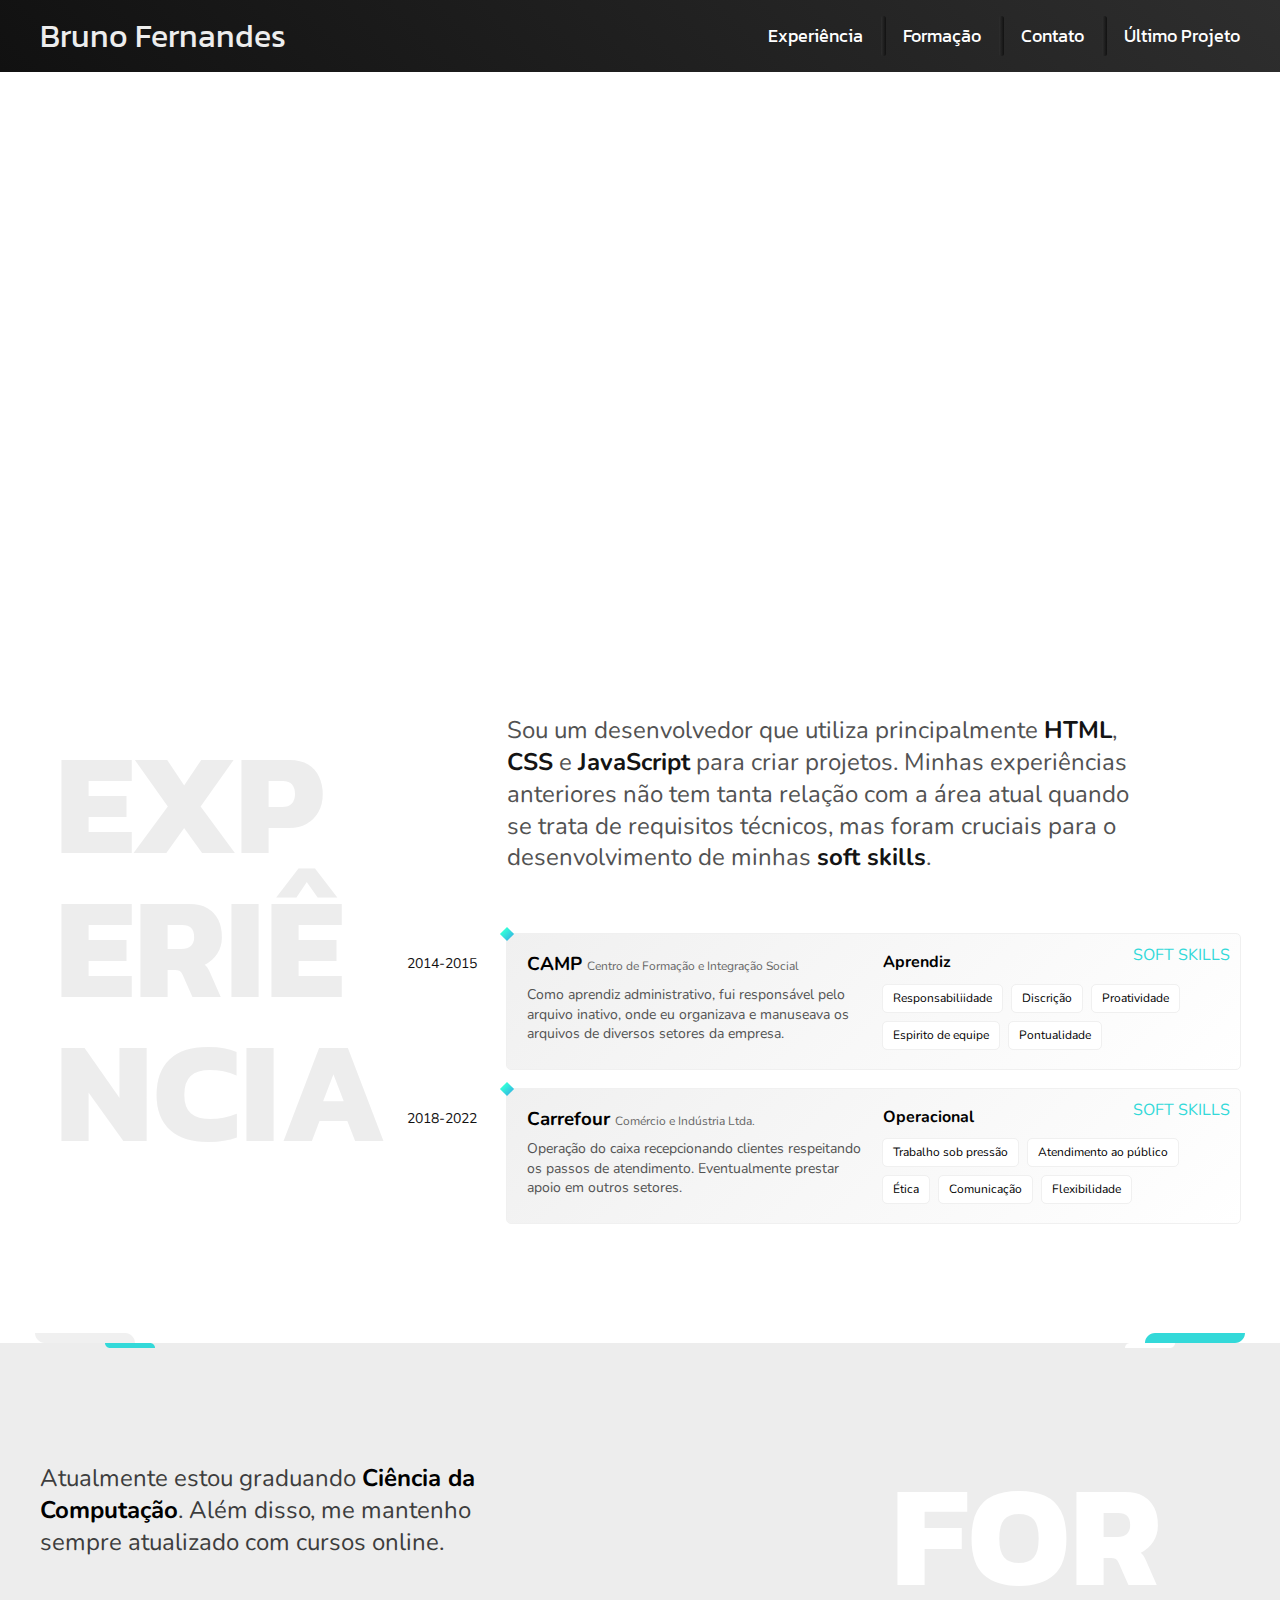
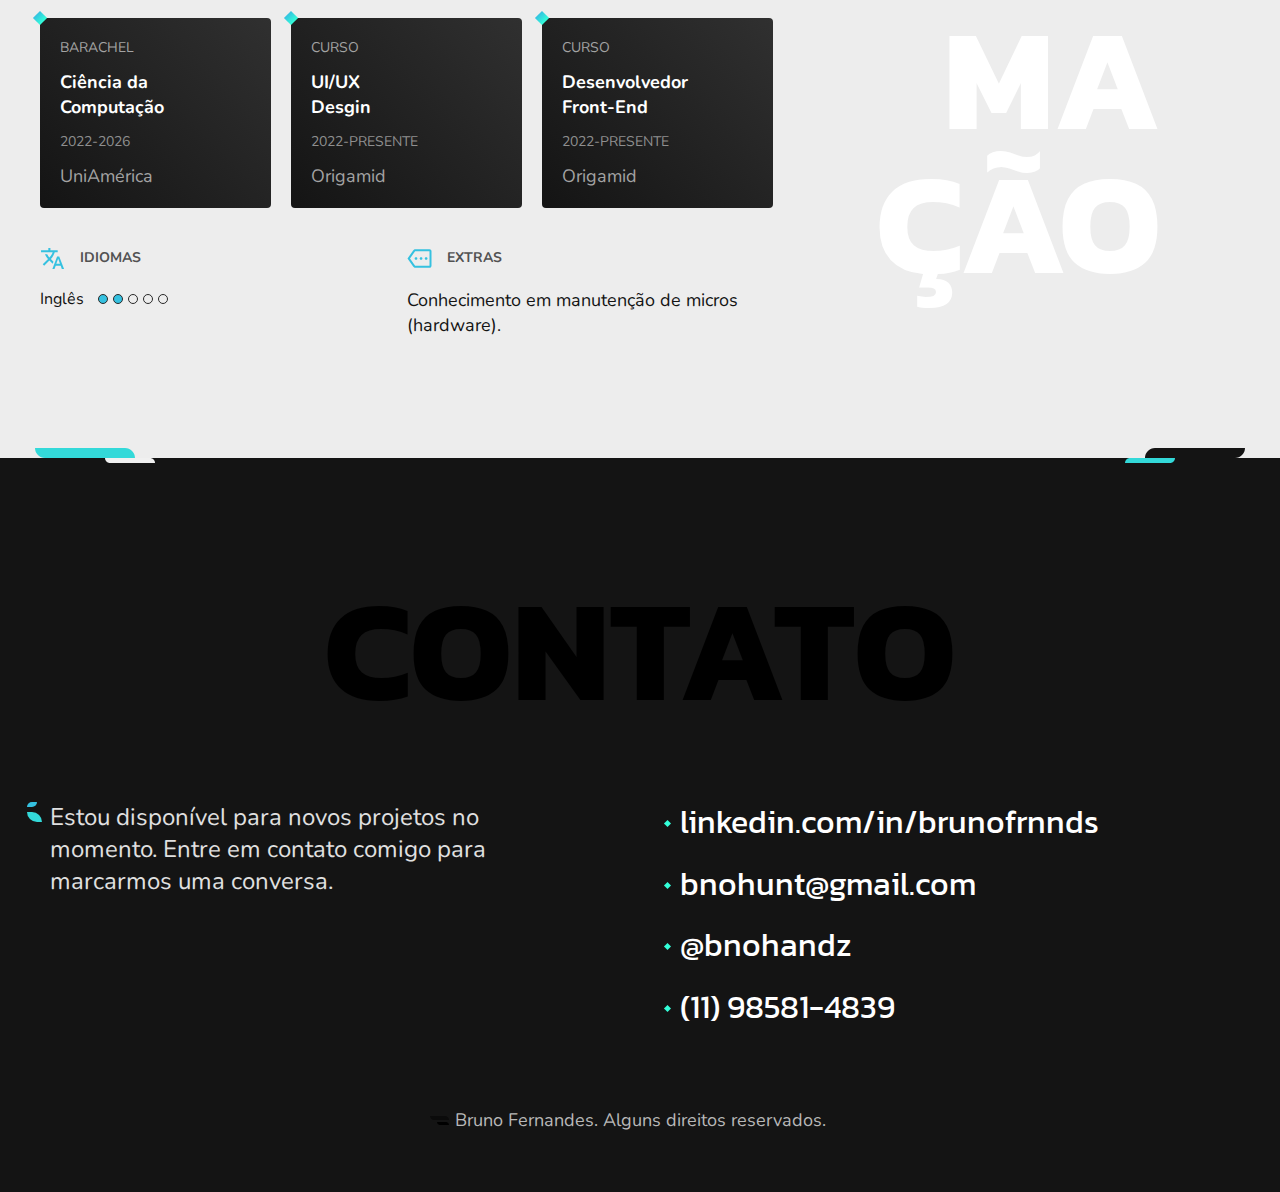
<file: index.html>
<!DOCTYPE html>
<html lang="pt-br">

<head>
  <meta charset="UTF-8">
  <meta http-equiv="X-UA-Compatible" content="IE=edge">
  <meta name="viewport" content="width=device-width, initial-scale=1.0">

  <title>Bruno Fernandes | Portifólio</title>
  <meta name="description" content="Desenvolvedor Front-End e UX/UI Designer, localizado em São Paulo">

  <link rel="icon" href="./Favicon.svg" type="image/svg+xml">
  <!-- <link rel="preload" href="./css/style.min.css" as="style"> -->
  <link rel="stylesheet" href="./css/style.css">
  <script>document.documentElement.classList.add('js');</script>

  <link rel="preconnect" href="https://fonts.googleapis.com">
  <link rel="preconnect" href="https://fonts.gstatic.com" crossorigin>
  <link href="https://fonts.googleapis.com/css2?family=Kanit:wght@400;700&family=Nunito&display=swap" rel="stylesheet">
</head>

<body>
  <header class="header-bg">
    <div class="header-container">
      <h1><a href="https://www.github.com/bnohandz" target="_blank">Bruno Fernandes</a></h1>
      <nav aria-label="primária">
        <ul class="header-menu">
          <li><a href="#experiencia">Experiência</a></li>
          <li><a href="#formacao">Formação</a></li>
          <li><a href="#contato">Contato</a></li>
          <li><a href="./bikcraft/index.html" target="_blank">Último Projeto</a></li>
        </ul>
      </nav>
    </div>
  </header>

  <main class="introducao">
    <img src="./img/Perfil.webp" alt="foto de perfil" width="359" height="359" data-anime="2000">

    <div class="fadeInRight" data-anime="1200">
      <span class="intro-detail-up fadeInUp" data-anime="1600"></span>
      <h1>
        Desenvolvedor<br>
        Front End &<br>
        UX/UI Design
        <span class="intro-detail-down fadeInDown" data-anime="1600"></span>
      </h1>
      <p> Localizado em São Paulo.</p>
    </div>
  </main>

  <section class="experiencia fadeInUp" id="experiencia" aria-label="Experiência" data-anime="200">
    <h2 class="subtitulo">Experiência</h2>
    <div>
      <p class="experiencia-texto"><span data-anime="800"> Hello everyone! <span data-anime="3000">😁</span></span>
        <br>
        <br>
        Sou um desenvolvedor que utiliza principalmente <strong>HTML</strong>, <strong>CSS</strong> e <strong>JavaScript</strong> para criar projetos.
        Minhas experiências anteriores não tem tanta relação com a área atual quando se trata de requisitos técnicos, mas foram cruciais para o desenvolvimento de minhas <strong>soft skills</strong>.
      </p>

      <div class="empresa">
        <span class="empresa-ano">2014-2015</span>
        <h3 class="empresa-titulo">CAMP <span class="empresa-tit-complement">Centro de Formação e Integração Social</span></h3>
        <span class="empresa-titulo empresa-cargo">Aprendiz</span>
        <p class="empresa-texto">Como aprendiz administrativo, fui responsável pelo arquivo inativo, onde eu organizava e manuseava os arquivos de diversos setores da empresa.</p>
        <ul class="empresa-habilidades">
          <li>Responsabiliidade</li>
          <li>Discrição</li>
          <li>Proatividade</li>
          <li>Espirito de equipe</li>
          <li>Pontualidade</li>
        </ul>
      </div>

      <div class="empresa empresa-car">
        <span class="empresa-ano">2018-2022</span>
        <h3 class="empresa-titulo">Carrefour <span class="empresa-tit-complement">Comércio e Indústria Ltda.</span></h3>
        <span class="empresa-titulo empresa-cargo">Operacional</span>
        <p class="empresa-texto">Operação do caixa recepcionando clientes respeitando os passos de atendimento. Eventualmente prestar apoio em outros setores.</p>
        <ul class="empresa-habilidades">
          <li>Trabalho sob pressão</li>
          <li>Atendimento ao público</li>
          <li>Ética</li>
          <li>Comunicação</li>
          <li>Flexibilidade</li>
        </ul>
      </div>
    </div>
  </section>


  <section class="formacao" id="formacao" aria-label="Formação" data-anime="400">
    <div class="formacao-container">
      <h2 class="subtitulo">Formação</h2>
      <div>
        <p class="formacao-texto">
          Atualmente estou graduando <strong>Ciência da Computação</strong>. Além disso, me mantenho sempre atualizado com cursos online.
        </p>

        <ul class="faculdade-lista">
          <li class="faculdade-box">
            <span class="faculdade-tipo">Barachel</span>
            <h3 class="faculdade-curso">Ciência da Computação</h3>
            <span class="faculdade-ano">2022-2026</span>
            <span class="faculdade-instituicao">UniAmérica</span>
          </li>

          <li class="faculdade-box">
            <span class="faculdade-tipo">Curso</span>
            <h3 class="faculdade-curso">UI/UX Desgin</h3>
            <span class="faculdade-ano">2022-PRESENTE</span>
            <span class="faculdade-instituicao">Origamid</span>
          </li>

          <li class="faculdade-box">
            <span class="faculdade-tipo">Curso</span>
            <h3 class="faculdade-curso">Desenvolvedor Front-End</h3>
            <span class="faculdade-ano">2022-PRESENTE</span>
            <span class="faculdade-instituicao">Origamid</span>
          </li>
        </ul>

        <ul class="formacao-extra">
          <li class="formacao-form-ext idiomas">
            <h3>Idiomas</h3>
            <span>Inglês</span>
            <img src="./img/Level.svg" alt="nível 2 de 5" width="70" height="10">
          </li>

          <li class="formacao-form-ext">
            <h3>Extras</h3>
            <p>Conhecimento em manutenção de micros (hardware).</p>
          </li>
        </ul>
      </div>
    </div>
  </section>

  <footer class="footer" id="contato" data-anime="600">
    <div class="footer-container">
      <h2 class="subtitulo">Contato</h2>
      <p class="footer-texto">Estou disponível para novos projetos no momento. Entre em contato comigo para marcarmos uma conversa.</p>
      <ul class="footer-list">
        <li>
          <a href="https://www.linkedin.com/in/brunofrnnds/" target="_blank">linkedin.com/in/brunofrnnds</a>
        </li>
        <li>
          <a href="mailto:bnohunt@gmail.com" target="_blank"> bnohunt@gmail.com</a>
        </li>
        <li>
          <a href="https://www.instagram.com/bnohandz" target="_blank">@bnohandz</a>
        </li>
        <li>
          <a href="tel:+5511985814839">(11) 98581-4839</a>
        </li>
      </ul>
      <p class="footer-copy">Bruno Fernandes. Alguns direitos reservados.</p>
    </div>
  </footer>

  <script src="js/plugins/simple-anime.js"></script>
  <script src="js/script.js"></script>
</body>

</html>
</file>
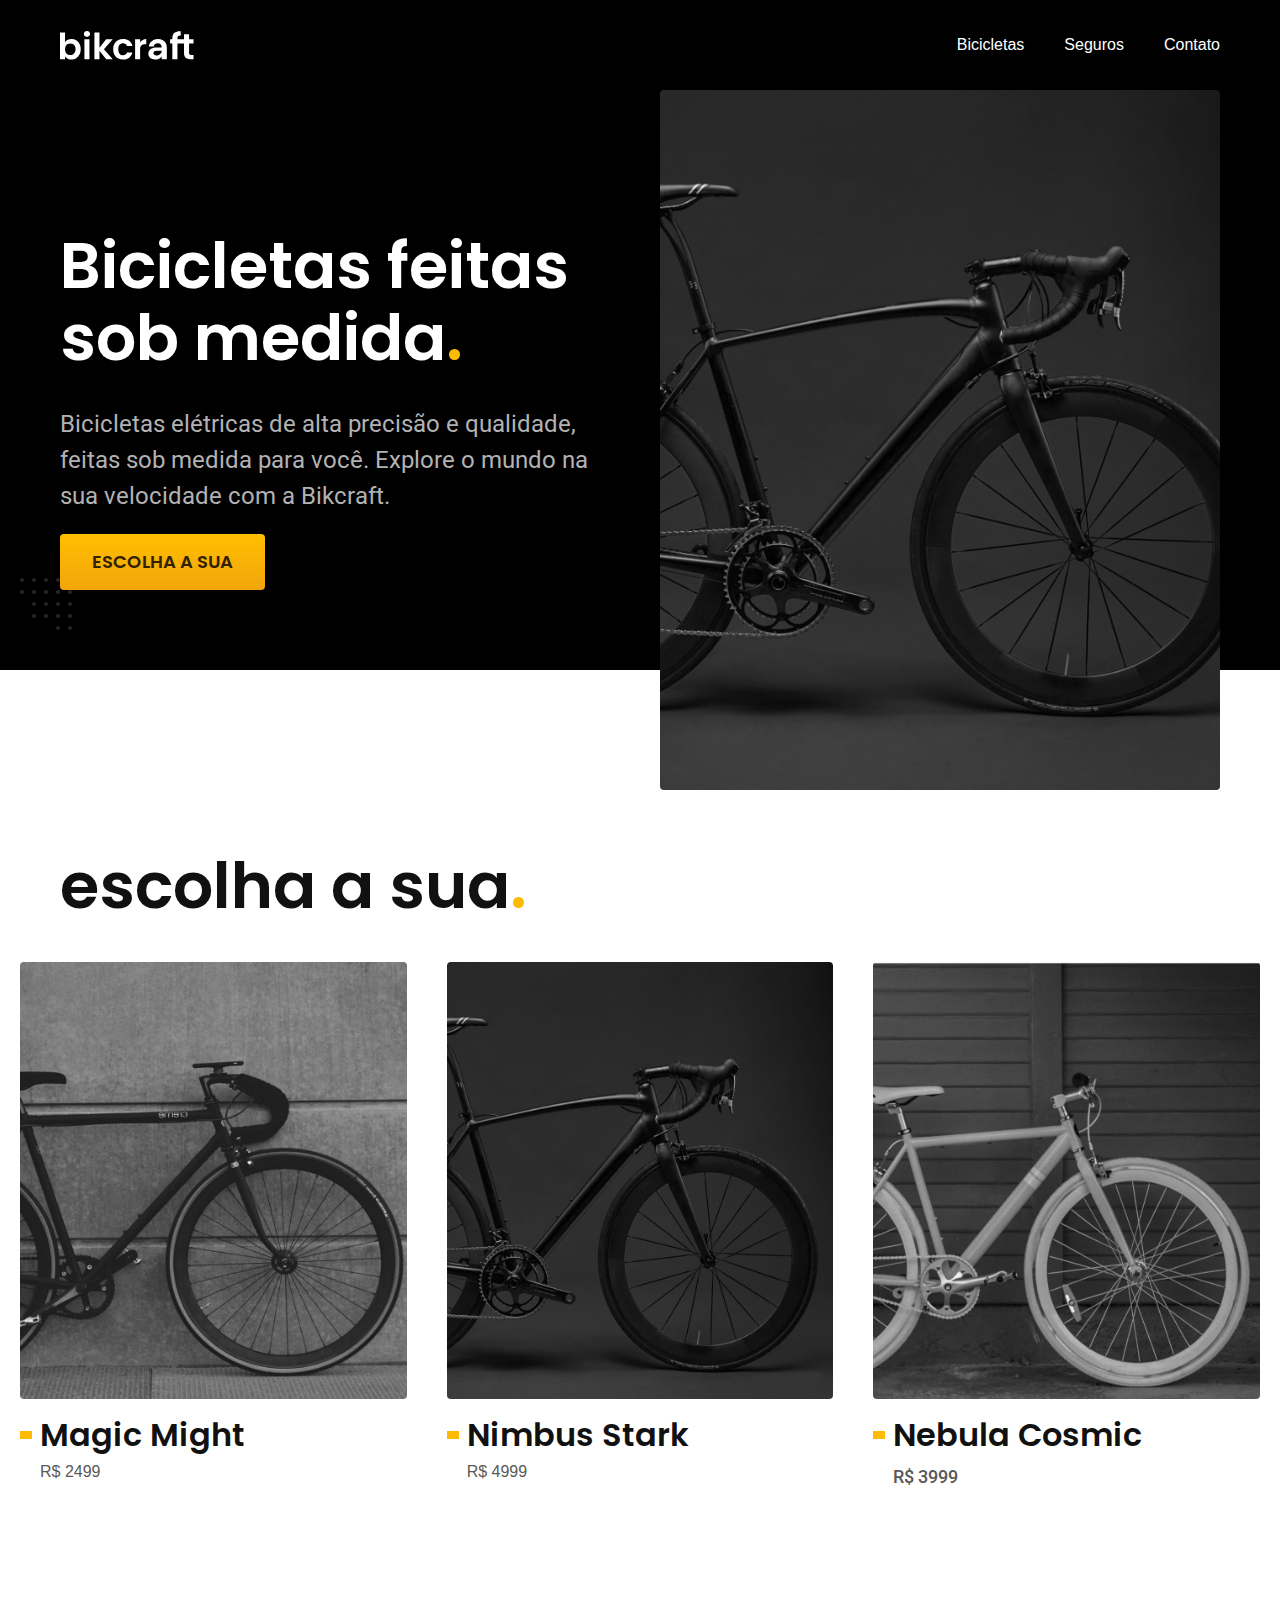
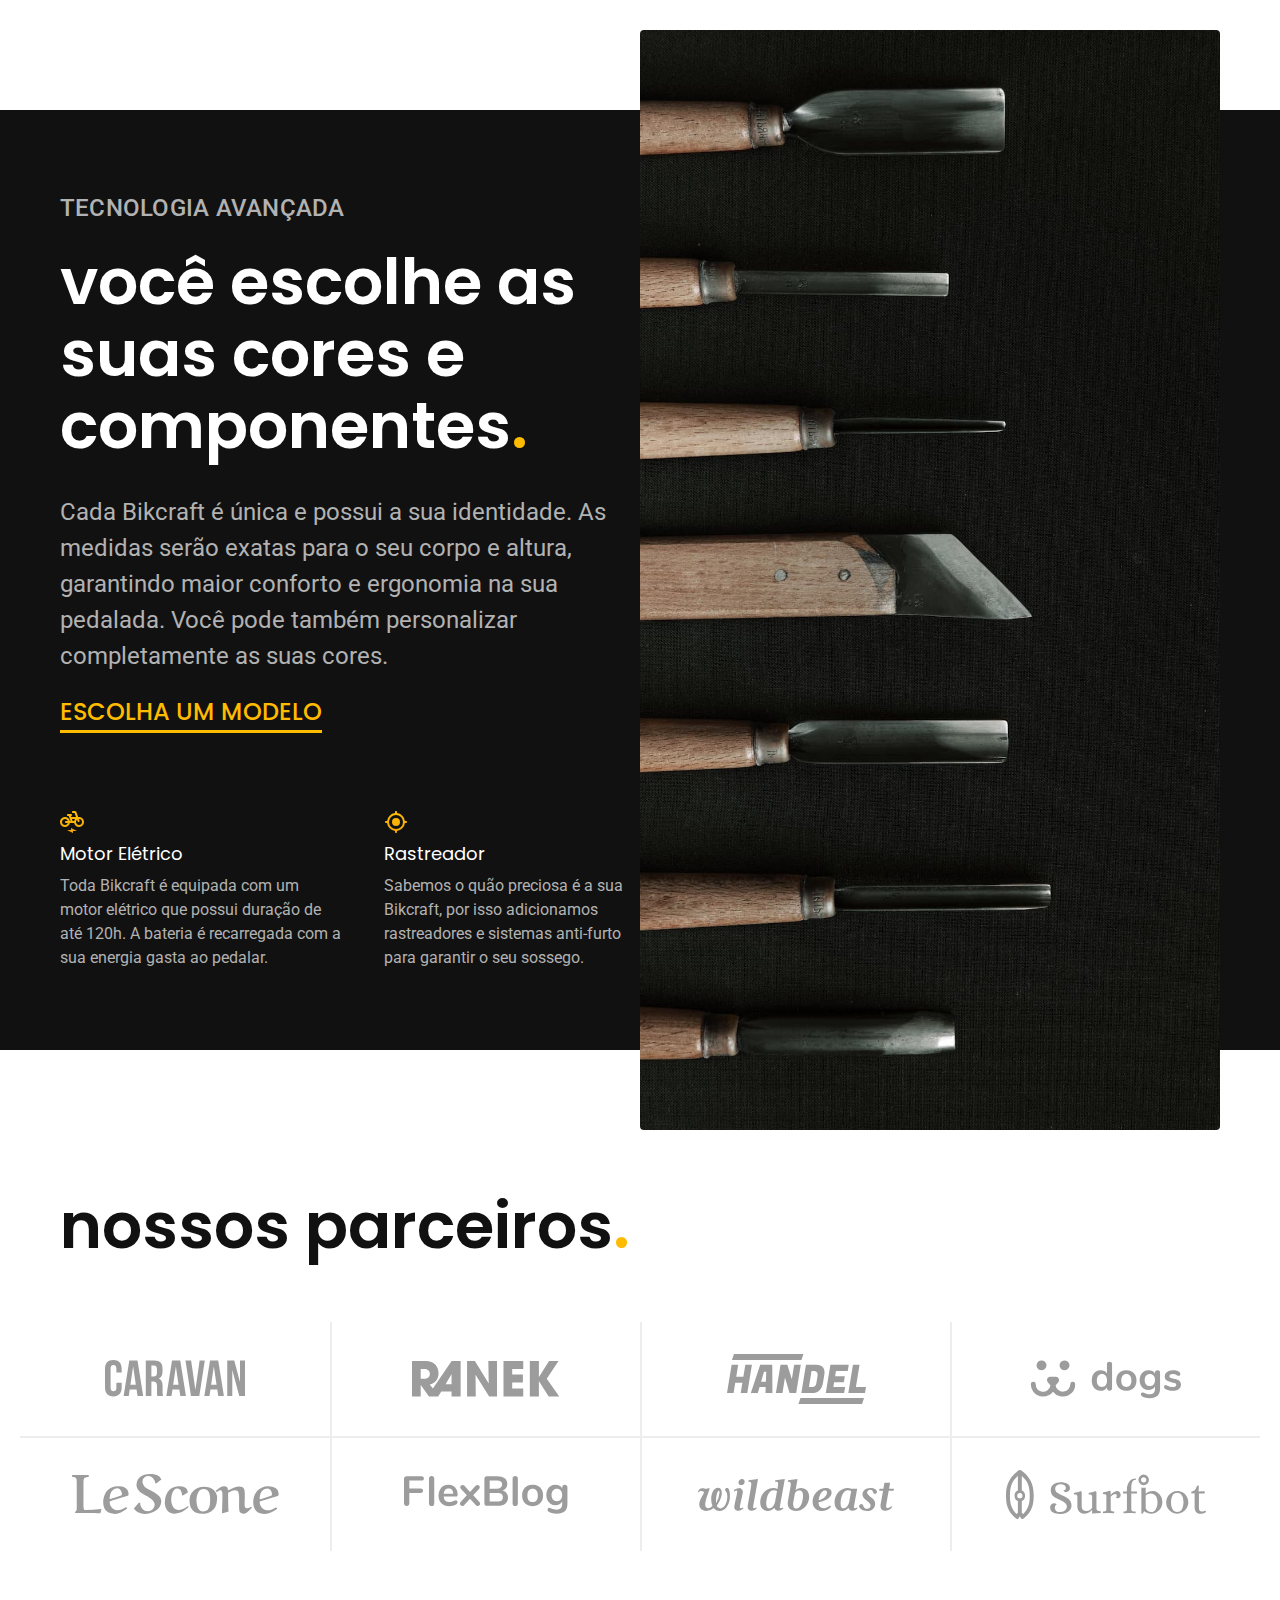
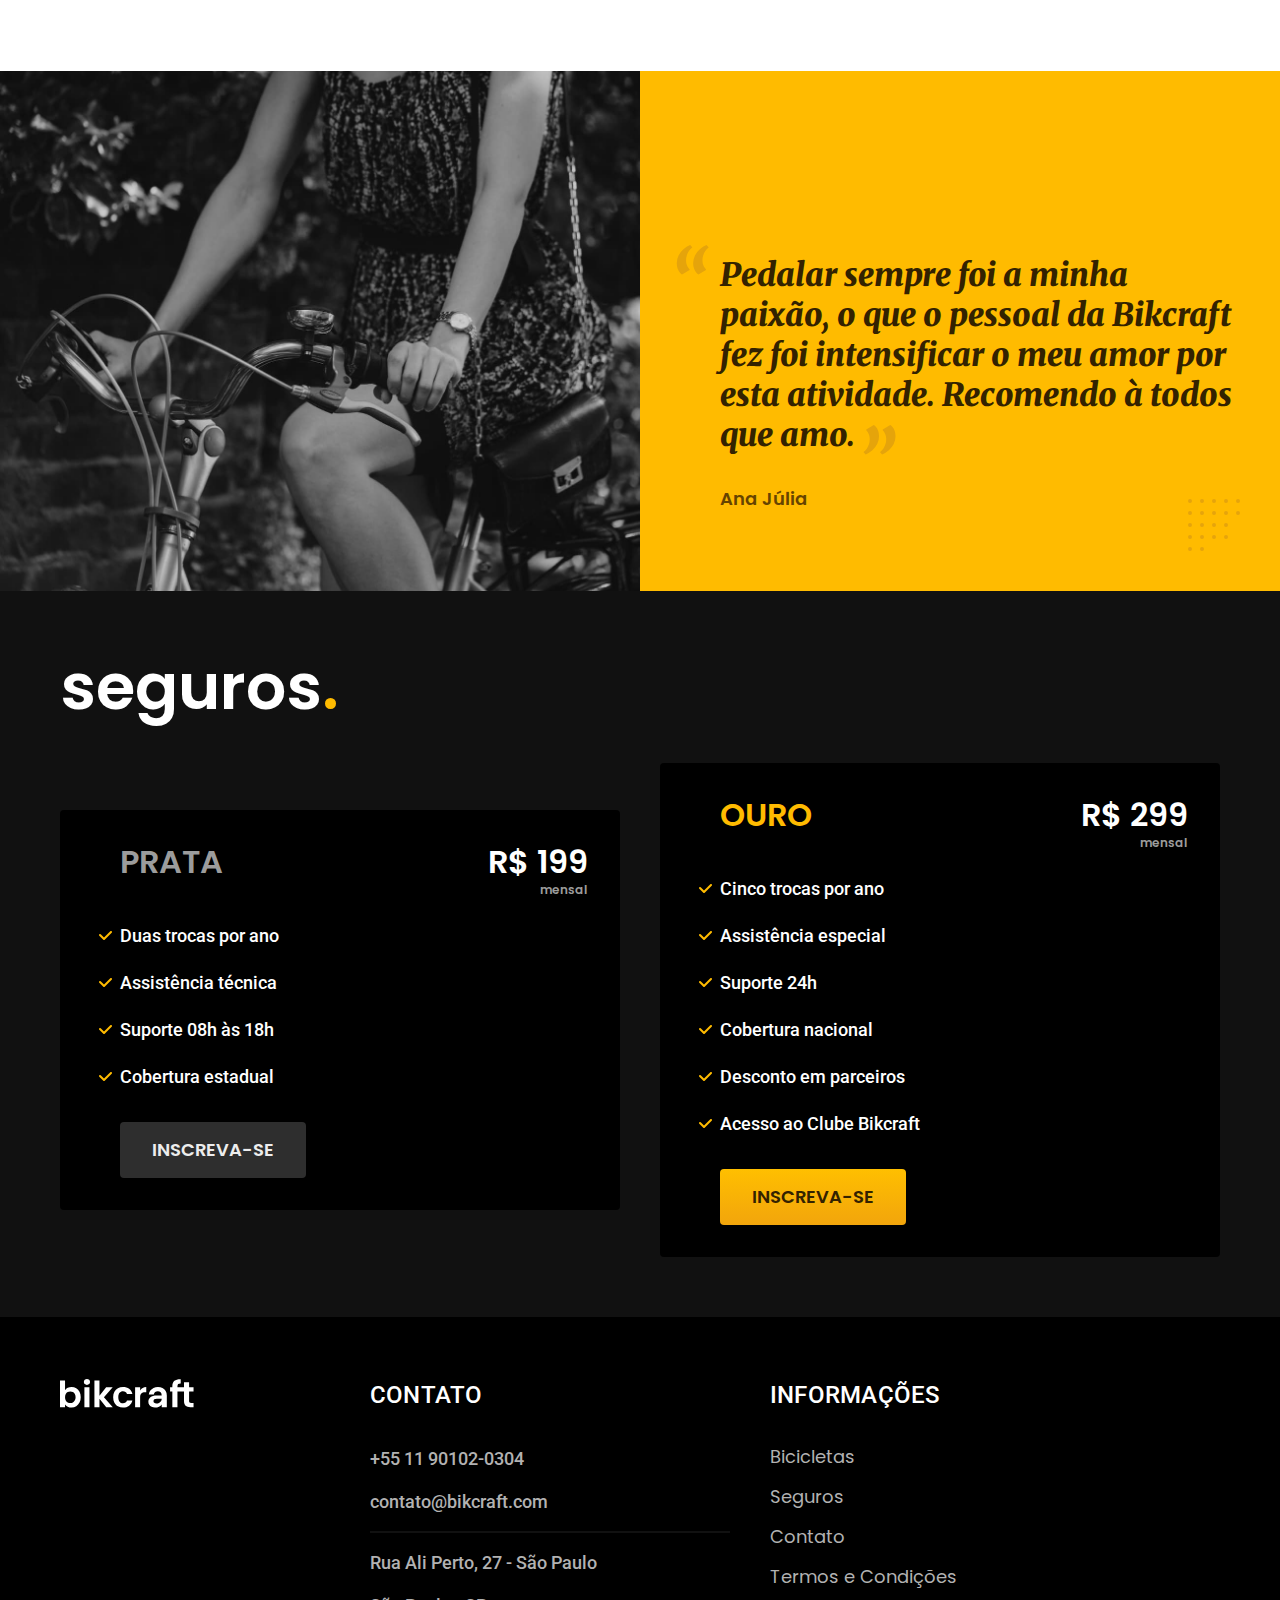
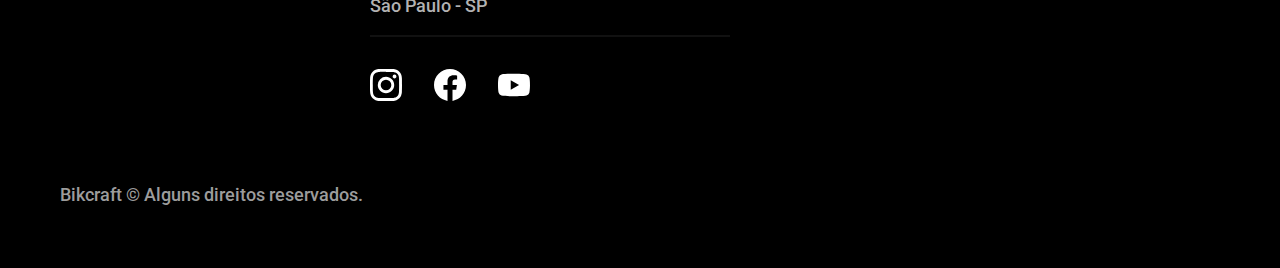
<file: bikcraft/index.html>
<!DOCTYPE html>

<html lang="pt-br">

<head>
  <meta charset="UTF-8">
  <meta name="viewport" content="width=device-width, initial-scale=1.0">

  <title>Bickraft</title>
  <meta name="description" content="Bicicletas elétricas de alta precisão e qualidade, feitas sob medida para você. Explore o mundo na sua velocidade com a Bikcraft.">

  <link rel="icon" href="./favicon.svg" type="image/svg+xml">
  <link rel="preload" href="./css/style.min.css" as="style">
  <link rel="stylesheet" href="./css/style.min.css">
  <script>document.documentElement.classList.add('js');</script>

  <link rel="preconnect" href="https://fonts.googleapis.com">
  <link rel="preconnect" href="https://fonts.gstatic.com" crossorigin>
  <link href="https://fonts.googleapis.com/css2?family=Merriweather:ital,wght@1,900&family=Poppins:wght@400;600&family=Roboto:wght@400;500&display=swap" rel="stylesheet">
</head>

<body>
  <header class="header-bg">
    <div class="header container">
      <a href="./index.html">
        <img src="./img/bikcraft.svg" width="136" height="32" alt="Bikcraft">
      </a>

      <nav aria-label="primaria">
        <ul class="header-menu cor-0">
          <li><a href="./bicicletas.html">Bicicletas</a></li>
          <li><a href="./seguros.html">Seguros</a></li>
          <li><a href="./contato.html">Contato</a></li>
        </ul>
      </nav>
    </div>
  </header>

  <main class="introducao-bg">
    <div class="introducao container">
      <div class="introducao-conteudo">
        <h1 class="font-1-xxl cor-0 fadeInDown" data-anime="200">Bicicletas feitas sob medida<span class="cor-p1">.</span></h1>
        <p class="font-2-l cor-5 fadeInDown" data-anime="400">Bicicletas elétricas de alta precisão e qualidade, feitas sob medida para você. Explore o mundo na sua velocidade com a Bikcraft.</p>
        <a class="botao fadeInDown" href="./bicicletas.html " data-anime="600">Escolha a sua</a>
      </div>
      <picture data-anime="800" class="fadeInDown">
        <source media="(max-width:800px)" srcset="./img/bicicletas/nimbus.jpg">
        <img src="./img/fotos/introducao.jpg" width="1280" height="1600" alt="Bicicleta elétrica preta.">
      </picture>
    </div>
  </main>

  <article class="bicicletas-lista">
    <h2 class="container font-1-xxl fadeInUp" data-anime="600">escolha a sua<span class="cor-p1">.</span></h2>

    <ul>
      <li data-anime="650" class="fadeInDown">
        <a href="./bicicletas/magic.html">
          <img src="./img/bicicletas/magic-home.jpg" width="920" height="1040" alt="Bicicleta preta">
          <h3 class="font-1-xl">Magic Might</h3>
          <span class="font-2 cor-8">R$ 2499</span>
        </a>
      </li>
      <li data-anime="600" class="fadeInUp">
        <a href="./bicicletas/nimbus.html">
          <img src="./img/bicicletas/nimbus-home.jpg" width="920" height="1040" alt="Bicicleta preta">
          <h3 class="font-1-xl">Nimbus Stark</h3>
          <span class="font-2 cor-8">R$ 4999</span>
        </a>
      </li>
      <li data-anime="650" class="fadeInDown">
        <a href="./bicicletas/nebula.html">
          <img src="./img/bicicletas/nebula-home.jpg" width="920" height="1040" alt="Bicicleta preta">
          <h3 class="font-1-xl">Nebula Cosmic</h3>
          <span class="font-2-m cor-8">R$ 3999</span>
        </a>
      </li>
    </ul>
  </article>

  <article class="tecnologia-bg">
    <div class="tecnologia container">
      <div class="tecnologia-conteudo fadeInUp" data-anime="600">
        <span class="font-2-l-b cor-5">Tecnologia Avançada</span>
        <h2 class="font-1-xxl cor-0">você escolhe as suas cores e componentes<span class="cor-p1">.</span></h2>
        <p class="font-2-l cor-5">Cada Bikcraft é única e possui a sua identidade. As medidas serão exatas para o seu corpo e altura, garantindo maior conforto e ergonomia na sua pedalada. Você pode também personalizar completamente as suas cores.</p>
        <a class="link" href="./bicicletas.html">Escolha um modelo</a>
        <div class="tecnologia-vantagens">
          <div>
            <img src="./img/icones/eletrica.svg" width="32" height="32" alt="">
            <h3 class="font-1-m cor-0">Motor Elétrico</h3>
            <p class="font-2-s cor-5">Toda Bikcraft é equipada com um motor elétrico que possui duração de até 120h. A bateria é recarregada com a sua energia gasta ao pedalar.</p>
          </div>
          <div>
            <img src="./img/icones/rastreador.svg" width="32" height="32" alt="">
            <h3 class="font-1-m cor-0">Rastreador</h3>
            <p class="font-2-s cor-5">Sabemos o quão preciosa é a sua Bikcraft, por isso adicionamos rastreadores e sistemas anti-furto para garantir o seu sossego.</p>
          </div>
        </div>
      </div>
      <div class="tecnologia-imagem fadeInDown" data-anime="400">
        <img src="./img/fotos/tecnologia.jpg" width="1200" height="1920" alt="">
      </div>
    </div>
  </article>

  <section class="parceiros" aria-label="Nossos Parceiros">
    <h2 class="container font-1-xxl" data-anime="400">nossos parceiros<span class="cor-p1">.</span></h2>

    <ul data-anime="600">
      <li><img src="./img/parceiros/caravan.svg" width="140" height="38" alt="caravan"></li>
      <li><img src="./img/parceiros/ranek.svg" width="148" height="36" alt="ranek.svg"></li>
      <li><img src="./img/parceiros/handel.svg" width="139" height="50" alt="handel"></li>
      <li><img src="./img/parceiros/dogs.svg" width="152" height="39" alt="dogs"></li>
      <li><img src="./img/parceiros/lescone.svg" width="208" height="41" alt="lescone"></li>
      <li><img src="./img/parceiros/flexblog.svg" width="164" height="38" alt="caravan"></li>
      <li><img src="./img/parceiros/wildbeast.svg" width="196" height="34" alt="wildbeast"></li>
      <li><img src="./img/parceiros/surfbot.svg" width="200" height="49" alt="surfbot"></li>
    </ul>
  </section>

  <section class="depoimento" aria-label="depoimento">
    <div data-anime="400" class="fadeInDown">
      <img src="./img/fotos/depoimento.jpg" width="1300" height="1133" alt="Pessoa pedalando uma bicicleta Bickraft">
    </div>
    <div class="depoimento-conteudo">
      <blockquote class="font-1-xl cor-p5">
        <p class="fadeInUp" data-anime="600">Pedalar sempre foi a minha paixão, o que o pessoal da Bikcraft fez foi intensificar o meu amor por esta atividade. Recomendo à todos que amo.</p>
      </blockquote>
      <span class="font-1-m-b cor-p4" data-anime="1000">Ana Júlia</span>
    </div>
  </section>

  <article class="seguros-bg">
    <div class="seguros container">
      <h2 class="font-1-xxl cor-0" data-anime="400">seguros<span class="cor-p1">.</span></h2>
      <div class="seguros-item fadeInUp" data-anime="600">
        <h3 class="font-1-xl cor-6">PRATA</h3>
        <span class="font-1-xl cor-0">R$ 199 <span class="font-1-xs cor-6">mensal</span></span>
        <ul class="font-2-m cor-0">
          <li>Duas trocas por ano</li>
          <li>Assistência técnica</li>
          <li>Suporte 08h às 18h</li>
          <li>Cobertura estadual</li>
        </ul>
        <a class="botao secundario" href="./orcamento.html">Inscreva-se</a>
      </div>

      <div class="seguros-item fadeInDown" data-anime="600">
        <h3 class="font-1-xl cor-p1">OURO</h3>
        <span class="font-1-xl cor-0">R$ 299 <span class="font-1-xs cor-6">mensal</span></span>
        <ul class="font-2-m cor-0">
          <li>Cinco trocas por ano</li>
          <li>Assistência especial</li>
          <li>Suporte 24h</li>
          <li>Cobertura nacional</li>
          <li>Desconto em parceiros</li>
          <li>Acesso ao Clube Bikcraft</li>
        </ul>
        <a class="botao" href="./orcamento.html">Inscreva-se</a>
      </div>

    </div>
  </article>

  <footer class="footer-bg">
    <div class="footer container">
      <img src="./img/bikcraft.svg" width="136" height="32" alt="Bikcraft">
      <div class="footer-contato">
        <h3 class="font-2-l-b cor-0">Contato</h3>
        <ul class="font-2-m cor-5">
          <li><a href="tel:+5511901020304">+55 11 90102-0304</a></li>
          <li><a href="mailto:contato@bikcraft.com">contato@bikcraft.com</a></li>
          <li>Rua Ali Perto, 27 - São Paulo</li>
          <li>São Paulo - SP</li>
        </ul>
        <div class="footer-redes">
          <a href="./">
            <img src="./img/redes/instagram.svg" width="32" height="32" alt="Instagram">
          </a>
          <a href="./">
            <img src="./img/redes/facebook.svg" width="32" height="32" alt="Facebook">
          </a>
          <a href="./">
            <img src="./img/redes/youtube.svg" width="32" height="32" alt="Youtube">
          </a>
        </div>
      </div>
      <div class="footer-informacoes">
        <h3 class="font-2-l-b cor-0">Informações</h3>
        <nav>
          <ul class="font-1-m cor-5">
            <li><a href="./bicicletas.html">Bicicletas</a></li>
            <li><a href="./seguros.html">Seguros</a></li>
            <li><a href="./contato.html">Contato</a></li>
            <li><a href="./termos.html">Termos e Condições</a></li>
          </ul>
        </nav>
      </div>
      <p class="footer-copy font-2-m cor-6">Bikcraft © Alguns direitos reservados.</p>
    </div>
  </footer>

  <script src="./js/plugins/simple-anime.js"></script>
  <script src="./js/script.js"></script>
</body>

</html>
</file>
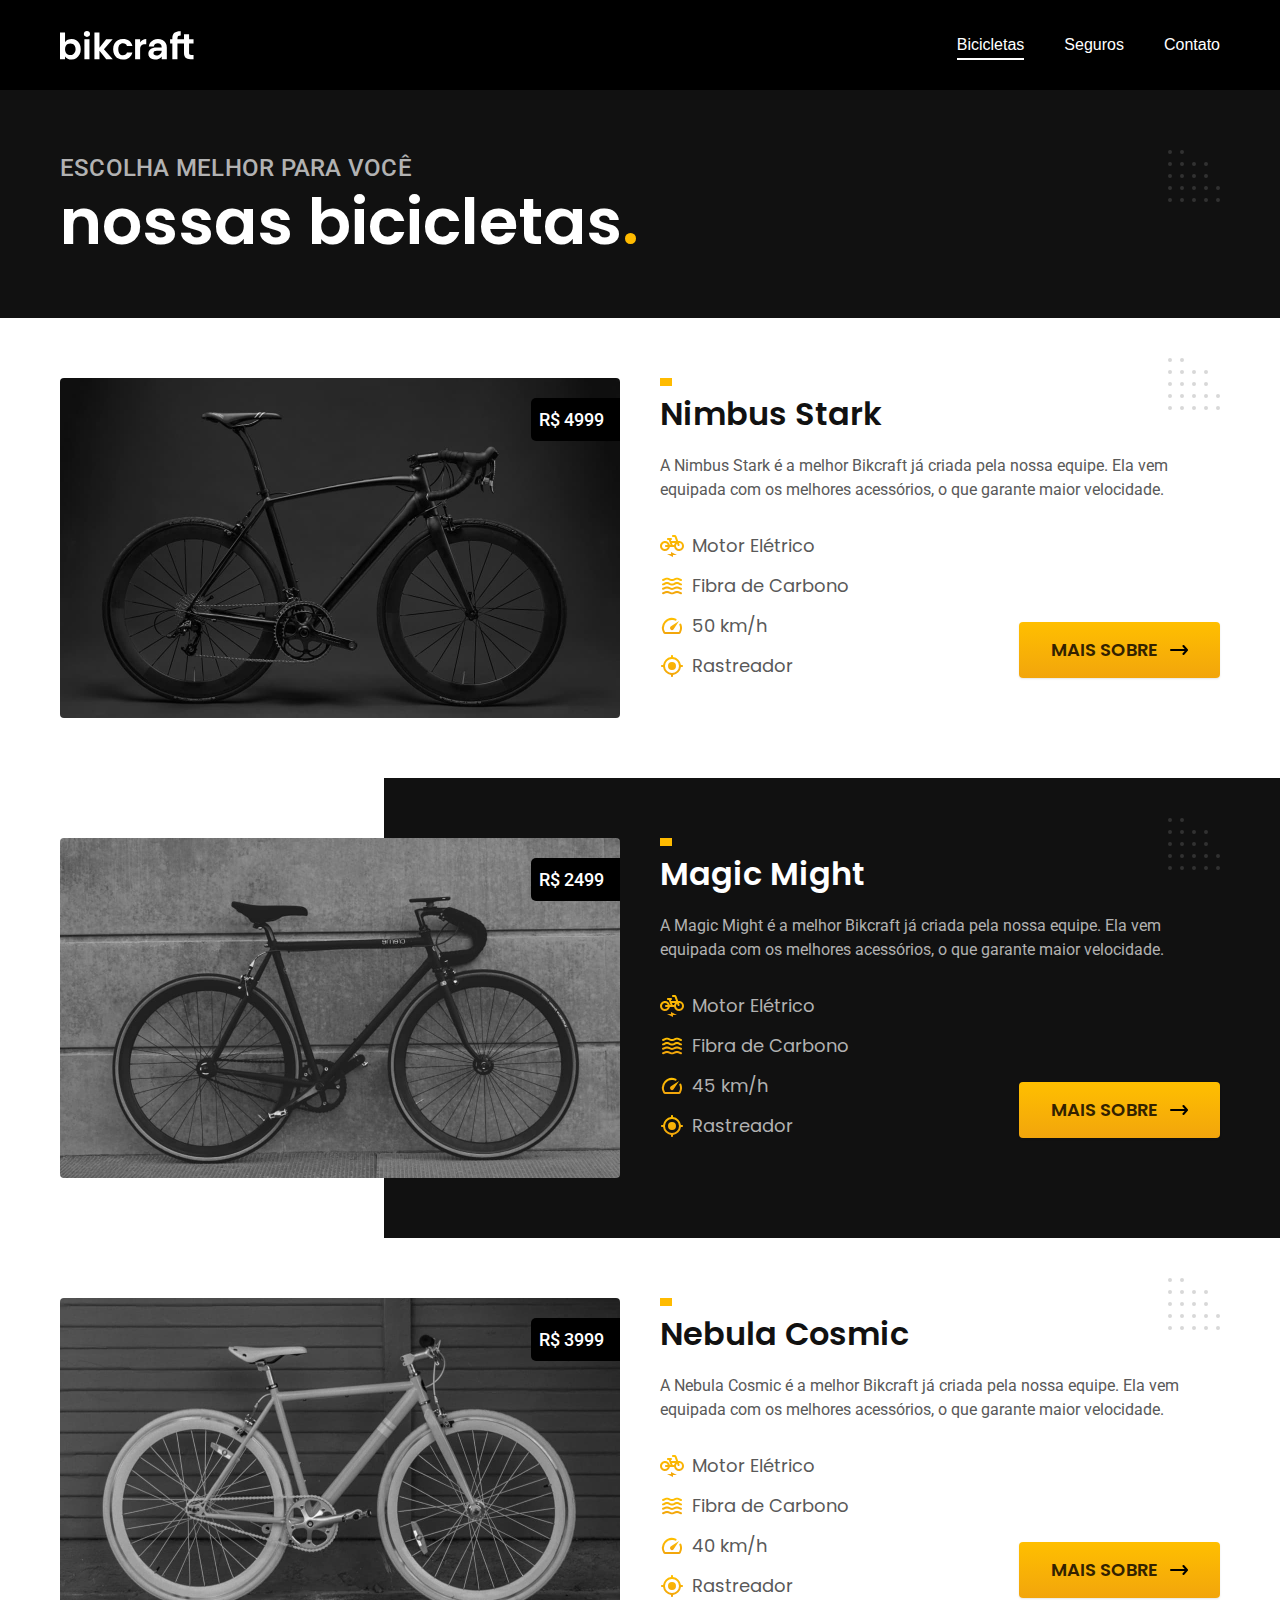
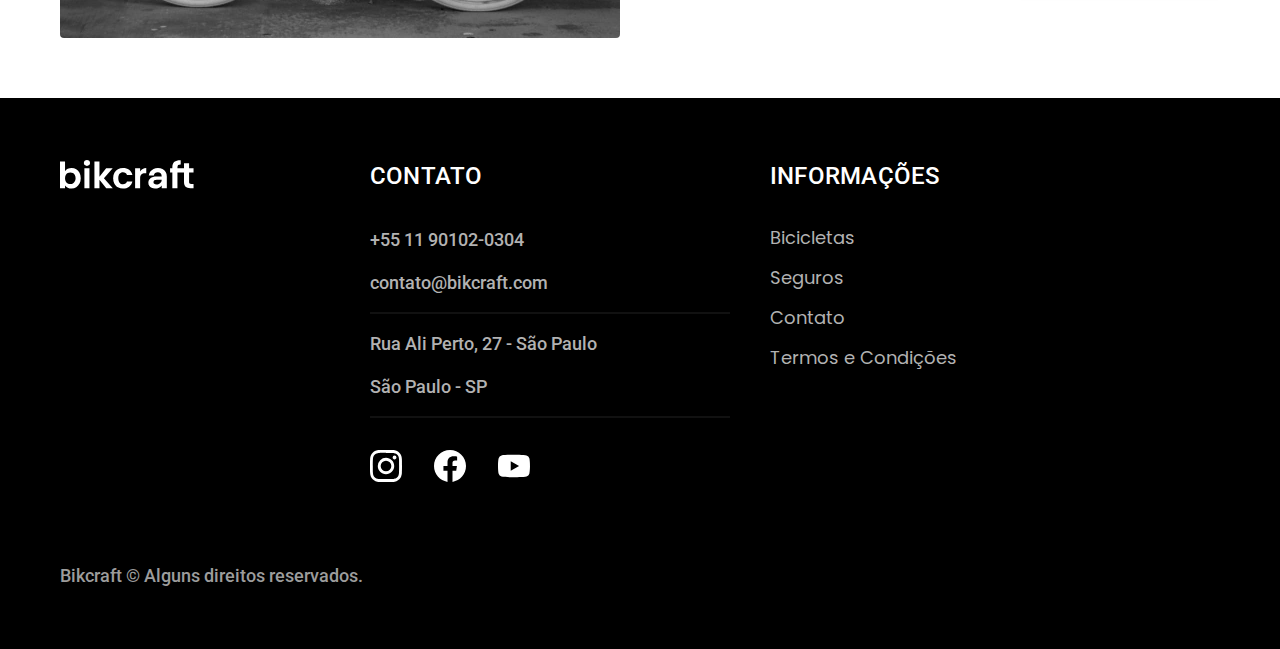
<file: bikcraft/bicicletas.html>
<!DOCTYPE html>

<html lang="pt-br">

<head>
  <meta charset="UTF-8">
  <meta name="viewport" content="width=device-width, initial-scale=1.0">

  <title>Bicicletas | Bickraft</title>
  <meta name="description" content="Bicicletas.">

  <link rel="icon" href="./favicon.svg" type="image/svg+xml">
  <link rel="preload" href="./css/style.min.css" as="style">
  <link rel="stylesheet" href="./css/style.min.css">
  <script>document.documentElement.classList.add('js');</script>

  <link rel="preconnect" href="https://fonts.googleapis.com">
  <link rel="preconnect" href="https://fonts.gstatic.com" crossorigin>
  <link href="https://fonts.googleapis.com/css2?family=Merriweather:ital,wght@1,900&family=Poppins:wght@400;600&family=Roboto:wght@400;500&display=swap" rel="stylesheet">
</head>

<body id="bicicletas">
  <header class="header-bg">
    <div class="header container">
      <a href="./index.html">
        <img src="./img/bikcraft.svg" width="136" height="32" alt="Bikcraft">
      </a>

      <nav aria-label="primaria">
        <ul class="header-menu cor-0">
          <li><a href="./bicicletas.html">Bicicletas</a></li>
          <li><a href="./seguros.html">Seguros</a></li>
          <li><a href="./contato.html">Contato</a></li>
        </ul>
      </nav>
    </div>
  </header>

  <main>
    <div class="titulo-bg">
      <div class="titulo container">
        <p class="font-2-l-b cor-5 fadeInUp" data-anime="200">Escolha melhor para você</p>
        <h1 class="font-1-xxl cor-0 fadeInDown" data-anime="200">nossas bicicletas<span class="cor-p1">.</span></h1>
      </div>
    </div>

    <div class="bicicletas container" data-anime="200">
      <div class="bicicletas-imagem">
        <img src="./img/bicicletas/nimbus.jpg" width="1120" height="680" alt="bicicleta preta">
        <span class="font-2-m cor-0">R$ 4999</span>
      </div>
      <div class="bicicletas-conteudo">
        <h2 class="font-1-xl">Nimbus Stark</h2>
        <p class="font-2-s cor-8">A Nimbus Stark é a melhor Bikcraft já criada pela nossa equipe. Ela vem equipada com os melhores acessórios, o que garante maior velocidade. </p>
        <ul class="font-1-m cor-8">
          <li><img src="./img/icones/eletrica.svg" width="32" height="32" alt="">Motor Elétrico</li>
          <li><img src="./img/icones/carbono.svg" width="32" height="32" alt="">Fibra de Carbono</li>
          <li><img src="./img/icones/velocidade.svg" width="32" height="32" alt="">50 km/h</li>
          <li><img src="./img/icones/rastreador.svg" width="32" height="32" alt="">Rastreador</li>
        </ul>
        <a class="botao seta" href="./bicicletas/nimbus.html">Mais Sobre</a>
      </div>
    </div>

    <div class="bicicletas-bg" data-anime="400">
      <div class="bicicletas container">
        <div class="bicicletas-imagem">
          <img src="./img/bicicletas/magic.jpg" width="1120" height="680" alt="bicicleta preta">
          <span class="font-2-m cor-0">R$ 2499</span>
        </div>
        <div class="bicicletas-conteudo">
          <h2 class="font-1-xl cor-0">Magic Might</h2>
          <p class="font-2-s cor-5">A Magic Might é a melhor Bikcraft já criada pela nossa equipe. Ela vem equipada com os melhores acessórios, o que garante maior velocidade. </p>
          <ul class="font-1-m cor-5">
            <li><img src="./img/icones/eletrica.svg" width="32" height="32" alt="">Motor Elétrico</li>
            <li><img src="./img/icones/carbono.svg" width="32" height="32" alt="">Fibra de Carbono</li>
            <li><img src="./img/icones/velocidade.svg" width="32" height="32" alt="">45 km/h</li>
            <li><img src="./img/icones/rastreador.svg" width="32" height="32" alt="">Rastreador</li>
          </ul>
          <a class="botao seta" href="./bicicletas/magic.html">Mais Sobre</a>
        </div>
      </div>
    </div>

    <div class="bicicletas container" data-anime="600">
      <div class="bicicletas-imagem">
        <img src="./img/bicicletas/nebula.jpg" alt="bicicleta preta">
        <span class="font-2-m cor-0">R$ 3999</span>
      </div>
      <div class="bicicletas-conteudo">
        <h2 class="font-1-xl">Nebula Cosmic</h2>
        <p class="font-2-s cor-8">A Nebula Cosmic é a melhor Bikcraft já criada pela nossa equipe. Ela vem equipada com os melhores acessórios, o que garante maior velocidade. </p>
        <ul class="font-1-m cor-8">
          <li><img src="./img/icones/eletrica.svg" width="32" height="32" alt="">Motor Elétrico</li>
          <li><img src="./img/icones/carbono.svg" width="32" height="32" alt="">Fibra de Carbono</li>
          <li><img src="./img/icones/velocidade.svg" width="32" height="32" alt="">40 km/h</li>
          <li><img src="./img/icones/rastreador.svg" width="32" height="32" alt="">Rastreador</li>
        </ul>
        <a class="botao seta" href="./bicicletas/nebula.html">Mais Sobre</a>
      </div>
    </div>

  </main>

  <footer class="footer-bg">
    <div class="footer container">
      <img src="./img/bikcraft.svg" width="136" height="32" alt="Bikcraft">
      <div class="footer-contato">
        <h3 class="font-2-l-b cor-0">Contato</h3>
        <ul class="font-2-m cor-5">
          <li><a href="tel:+5511901020304">+55 11 90102-0304</a></li>
          <li><a href="mailto:contato@bikcraft.com">contato@bikcraft.com</a></li>
          <li>Rua Ali Perto, 27 - São Paulo</li>
          <li>São Paulo - SP</li>
        </ul>
        <div class="footer-redes">
          <a href="./">
            <img src="./img/redes/instagram.svg" width="32" height="32" alt="Instagram"> </a>
          <a href="./">
            <img src="./img/redes/facebook.svg" width="32" height="32" alt="Facebook">
          </a>
          <a href="./">
            <img src="./img/redes/youtube.svg" width="32" height="32" alt="Youtube">
          </a>
        </div>
      </div>
      <div class="footer-informacoes">
        <h3 class="font-2-l-b cor-0">Informações</h3>
        <nav>
          <ul class="font-1-m cor-5">
            <li><a href="./bicicletas.html">Bicicletas</a></li>
            <li><a href="./seguros.html">Seguros</a></li>
            <li><a href="./contato.html">Contato</a></li>
            <li><a href="./termos.html">Termos e Condições</a></li>
          </ul>
        </nav>
      </div>
      <p class="footer-copy font-2-m cor-6">Bikcraft © Alguns direitos reservados.</p>
    </div>
  </footer>

  <script src="./js/plugins/simple-anime.js"></script>
  <script src="./js/script.js"></script>
</body>

</html>
</file>
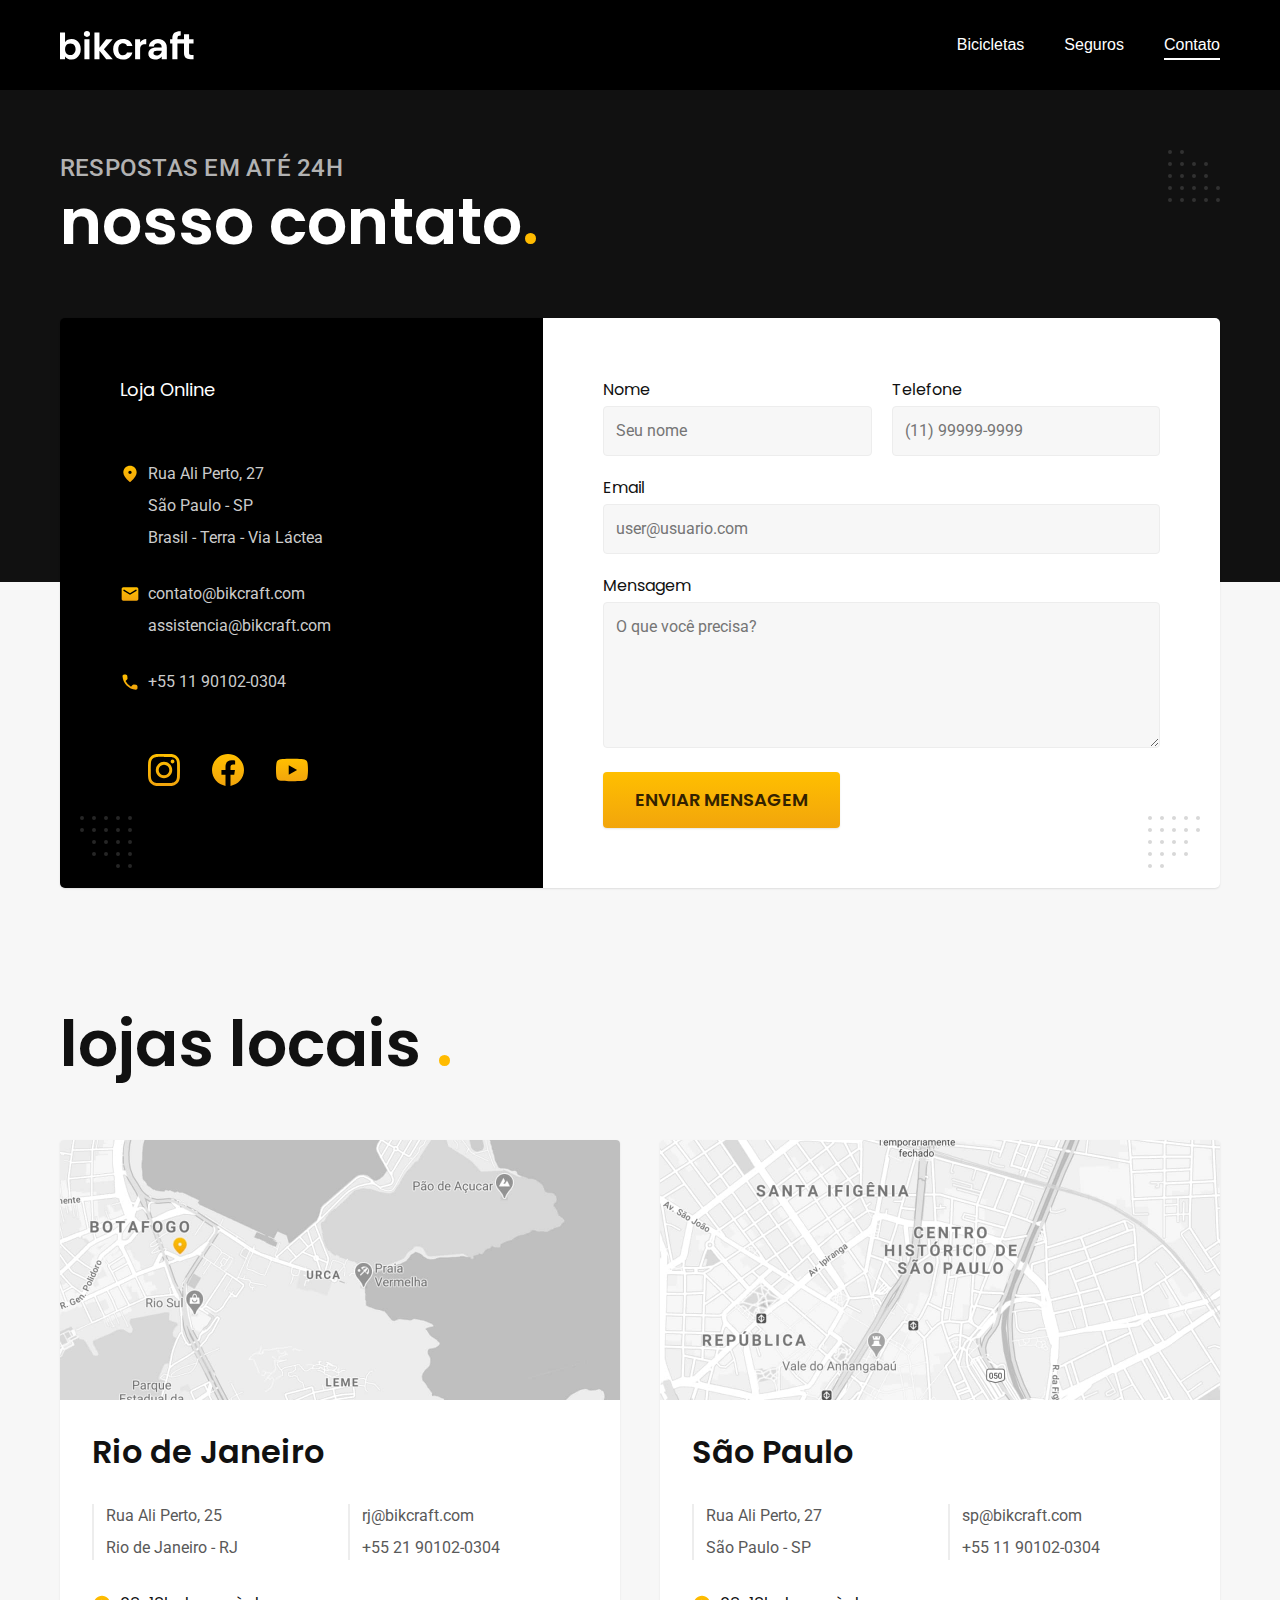
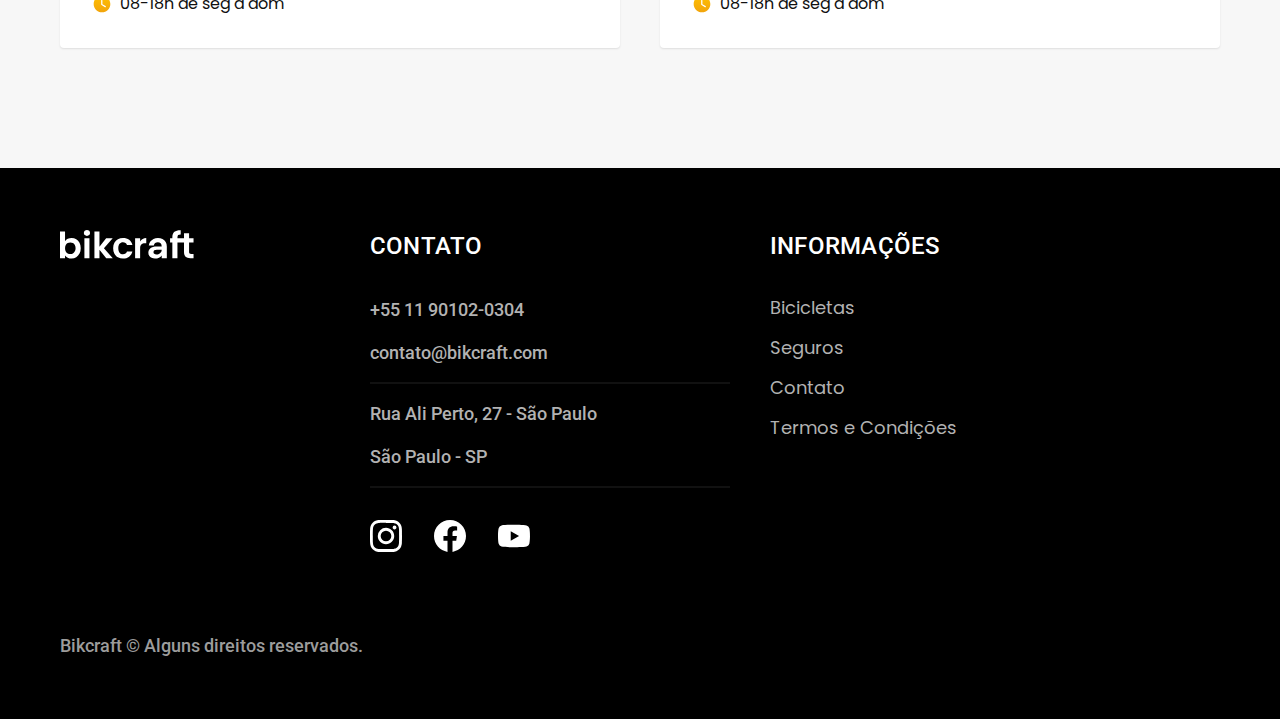
<file: bikcraft/contato.html>
<!DOCTYPE html>

<html lang="pt-br">

<head>
  <meta charset="UTF-8">
  <meta name="viewport" content="width=device-width, initial-scale=1.0">

  <title>Contato | Bickraft</title>
  <meta name="description" content="Contato.">

  <link rel="icon" href="./favicon.svg" type="image/svg+xml">
  <link rel="preload" href="./css/style.min.css" as="style">
  <link rel="stylesheet" href="./css/style.min.css">
  <script>document.documentElement.classList.add('js');</script>

  <link rel="preconnect" href="https://fonts.googleapis.com">
  <link rel="preconnect" href="https://fonts.gstatic.com" crossorigin>
  <link href="https://fonts.googleapis.com/css2?family=Merriweather:ital,wght@1,900&family=Poppins:wght@400;600&family=Roboto:wght@400;500&display=swap" rel="stylesheet">
</head>

<body id="contato">
  <header class="header-bg">
    <div class="header container">
      <a href="./index.html">
        <img src="./img/bikcraft.svg" width="136" height="32" alt="Bikcraft">
      </a>

      <nav aria-label="primaria">
        <ul class="header-menu cor-0">
          <li><a href="./bicicletas.html">Bicicletas</a></li>
          <li><a href="./seguros.html">Seguros</a></li>
          <li><a href="./contato.html">Contato</a></li>
        </ul>
      </nav>
    </div>
  </header>

  <main>
    <div class="titulo-bg">
      <div class="titulo container">
        <p class="font-2-l-b cor-5 fadeInUp" data-anime="200">Respostas em até 24h</p>
        <h1 class="font-1-xxl cor-0 fadeInDown" data-anime="200">nosso contato<span class="cor-p1">.</span></h1>
      </div>
    </div>

    <div class="contato container">
      <section class="contato-dados fadeInRight" aria-label="Endereço" data-anime="400">
        <h2 class="font-1-m cor-0">Loja Online</h2>
        <div class="contato-endereco font-2-s cor-4">
          <p>Rua Ali Perto, 27</p>
          <p>São Paulo - SP</p>
          <p>Brasil - Terra - Via Láctea</p>
        </div>
        <address class="contato-meios font-2-s cor-4">
          <a href="mailto:contato@bikcraft.com">contato@bikcraft.com</a>
          <a href="mailto:assistencia@bikcraft.com">assistencia@bikcraft.com</a>
          <a href="tel:+5511901020304">+55 11 90102-0304</a>
        </address>
        <div class="contato-redes">
          <a href="./">
            <img src="./img/redes/instagram-p.svg" width="32" height="32" alt="Instagram">
          </a>
          <a href="./">
            <img src="./img/redes/facebook-p.svg" width="32" height="32" alt="Facebook">
          </a>
          <a href="./">
            <img src="./img/redes/youtube-p.svg" width="32" height="32" alt="Youtube">
          </a>
        </div>
      </section>

      <section class="contato-formulario fadeInLeft" aria-label="Formulário" data-anime="400">
        <form class="form" action="./contato.html">
          <div>
            <label for="nome">Nome</label>
            <input type="text" id="nome" name="nome" placeholder="Seu nome">
          </div>
          <div>
            <label for="telefone">Telefone</label>
            <input type="text" id="telefone" name="telefone" placeholder="(11) 99999-9999">
          </div>
          <div class="col-2">
            <label for="email">Email</label>
            <input type="email" id="email" name="email" placeholder="user@usuario.com">
          </div>
          <div class="col-2">
            <label for="mensagem">Mensagem</label>
            <textarea rows="5" id="mensagem" name="mensagem" placeholder="O que você precisa?"></textarea>
          </div>
          <button class="botao col-2">Enviar Mensagem</button>
        </form>
      </section>
    </div>
  </main>

  <article class="lojas container">

    <h2 class="font-1-xxl" data-anime="200">lojas locais <span class="cor-p1">.</span></h2>
    <div class="lojas-item fadeInRight" data-anime="400">
      <img src="./img/lojas/rj.jpg" width="1120" height="520" alt="mapa marcando o endereço em Rua Ali Perto, 25 - Rio de janeiro - RJ">
      <div class="lojas-conteudo">
        <h3 class="font-1-xl">Rio de Janeiro</h3>
        <div class="lojas-dados font-2-s cor-8">
          <p>Rua Ali Perto, 25</p>
          <p>Rio de Janeiro - RJ</p>
        </div>
        <div class="lojas-dados font-2-s cor-8">
          <a href="mailto:rj@bikcraft.com">rj@bikcraft.com</a>
          <a href="tel:+5511901020304">+55 21 90102-0304</a>
        </div>
        <p class="lojas-tempo font-1-s"><img src="./img/icones/horario.svg" width="20" height="20" alt=""> 08-18h de seg à dom</p>
      </div>
    </div>

    <div class="lojas-item fadeInLeft" data-anime="400">
      <img src="./img/lojas/sp.jpg" width="1120" height="520" alt="mapa marcando o endereço em Rua Ali Perto, 27 - São Paulo - SP">
      <div class="lojas-conteudo">
        <h3 class="font-1-xl">São Paulo</h3>
        <div class="lojas-dados font-2-s cor-8">
          <p>Rua Ali Perto, 27</p>
          <p>São Paulo - SP</p>
        </div>
        <div class="lojas-dados font-2-s cor-8">
          <a href="mailto:sp@bikcraft.com">sp@bikcraft.com</a>
          <a href="tel:+5511901020304">+55 11 90102-0304</a>
        </div>
        <p class="lojas-tempo font-1-s"><img src="./img/icones/horario.svg" width="20" height="20" alt=""> 08-18h de seg à dom</p>
      </div>
    </div>
  </article>

  <footer class="footer-bg">
    <div class="footer container">
      <img src="./img/bikcraft.svg" width="136" height="32" alt="Bikcraft">
      <div class="footer-contato">
        <h3 class="font-2-l-b cor-0">Contato</h3>
        <ul class="font-2-m cor-5">
          <li><a href="tel:+5511901020304">+55 11 90102-0304</a></li>
          <li><a href="mailto:contato@bikcraft.com">contato@bikcraft.com</a></li>
          <li>Rua Ali Perto, 27 - São Paulo</li>
          <li>São Paulo - SP</li>
        </ul>
        <div class="footer-redes">
          <a href="./">
            <img src="./img/redes/instagram.svg" width="32" height="32" alt="Instagram"> </a>
          <a href="./">
            <img src="./img/redes/facebook.svg" width="32" height="32" alt="Facebook">
          </a>
          <a href="./">
            <img src="./img/redes/youtube.svg" width="32" height="32" alt="Youtube">
          </a>
        </div>
      </div>
      <div class="footer-informacoes">
        <h3 class="font-2-l-b cor-0">Informações</h3>
        <nav>
          <ul class="font-1-m cor-5">
            <li><a href="./bicicletas.html">Bicicletas</a></li>
            <li><a href="./seguros.html">Seguros</a></li>
            <li><a href="./contato.html">Contato</a></li>
            <li><a href="./termos.html">Termos e Condições</a></li>
          </ul>
        </nav>
      </div>
      <p class="footer-copy font-2-m cor-6">Bikcraft © Alguns direitos reservados.</p>
    </div>
  </footer>

  <script src="./js/plugins/simple-anime.js"></script>
  <script src="./js/script.js"></script>
</body>

</html>
</file>
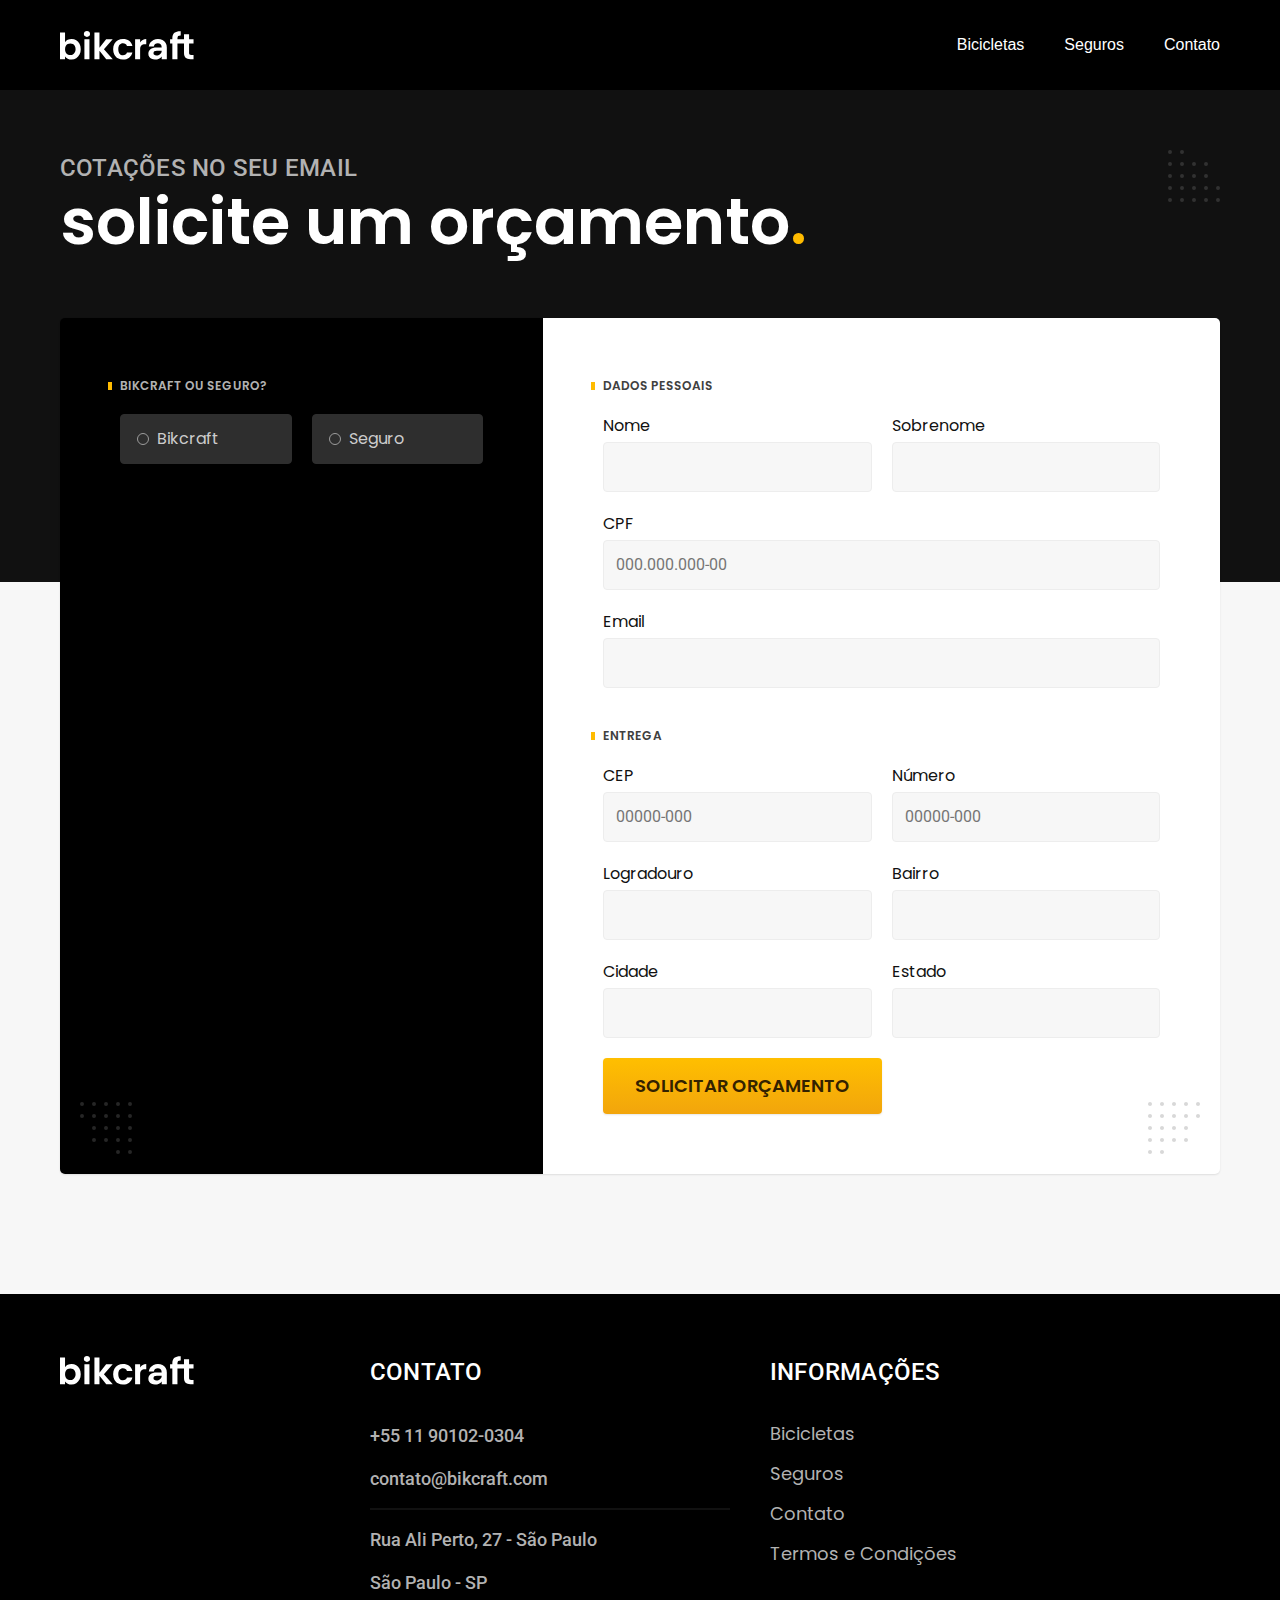
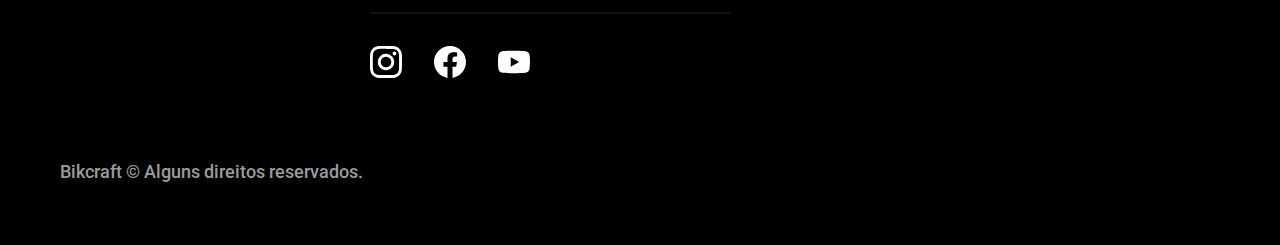
<file: bikcraft/orcamento.html>
<!DOCTYPE html>

<html lang="pt-br">

<head>
  <meta charset="UTF-8">
  <meta name="viewport" content="width=device-width, initial-scale=1.0">

  <title>Orçamento | Bickraft</title>
  <meta name="description" content="Orçamento.">

  <link rel="icon" href="./favicon.svg" type="image/svg+xml">
  <link rel="preload" href="./css/style.min.css" as="style">
  <link rel="stylesheet" href="./css/style.min.css">
  <script>document.documentElement.classList.add('js');</script>

  <link rel="preconnect" href="https://fonts.googleapis.com">
  <link rel="preconnect" href="https://fonts.gstatic.com" crossorigin>
  <link href="https://fonts.googleapis.com/css2?family=Merriweather:ital,wght@1,900&family=Poppins:wght@400;600&family=Roboto:wght@400;500&display=swap" rel="stylesheet">
</head>

<body id="orcamento">
  <header class="header-bg">
    <div class="header container">
      <a href="./index.html">
        <img src="./img/bikcraft.svg" width="136" height="32" alt="Bikcraft">
      </a>

      <nav aria-label="primaria">
        <ul class="header-menu cor-0">
          <li><a href="./bicicletas.html">Bicicletas</a></li>
          <li><a href="./seguros.html">Seguros</a></li>
          <li><a href="./contato.html">Contato</a></li>
        </ul>
      </nav>
    </div>
  </header>

  <main>
    <div class="titulo-bg">
      <div class="titulo container">
        <p class="font-2-l-b cor-5 fadeInUp" data-anime="200">Cotações no seu email</p>
        <h1 class="font-1-xxl cor-0 fadeInDown" data-anime="200">solicite um orçamento<span class="cor-p1">.</span></h1>
      </div>
    </div>

    <form class="orcamento container" action="./">
      <div class="orcamento-produto fadeInRight" data-anime="400">
        <h2 class="font-1-xs cor-5">Bikcraft ou Seguro?</h2>

        <input type="radio" name="tipo" value="bikcraft" id="bikcraft">
        <label for="bikcraft">Bikcraft</label>

        <input type="radio" name="tipo" value="seguro" id="seguro">
        <label for="seguro">Seguro</label>

        <div class="orcamento-conteudo" id="orcamento-bikcraft">
          <h2 class="font-1-xs cor-5">Escolha a sua</h2>

          <input type="radio" name="produto" value="nimbus" id="nimbus">
          <label for="nimbus">Nimbus Stark<span>R$ 4999</span></label>
          <div class="orcamento-detalhes">
            <ul class="font-1-xs cor-8">
              <li><img src="./img/icones/eletrica.svg" alt="">Motor Elétrico</li>
              <li><img src="./img/icones/carbono.svg" alt="">Fibra de Carbono</li>
              <li><img src="./img/icones/velocidade.svg" alt="">50 km/h</li>
              <li><img src="./img/icones/rastreador.svg" alt="">Rastreador</li>
            </ul>
            <img src="./img/bicicletas/nimbus.jpg" alt="Bicicleta preta">
          </div>

          <input type="radio" name="produto" value="magic" id="magic">
          <label for="magic">Magic Might<span>R$ 2499</span></label>
          <div class="orcamento-detalhes">
            <ul class="font-1-xs cor-8">
              <li><img src="./img/icones/eletrica.svg" alt="">Motor Elétrico</li>
              <li><img src="./img/icones/carbono.svg" alt="">Fibra de Carbono</li>
              <li><img src="./img/icones/velocidade.svg" alt="">40 km/h</li>
              <li><img src="./img/icones/rastreador.svg" alt="">Rastreador</li>
            </ul>
            <img src="./img/bicicletas/magic.jpg" alt="Bicicleta preta">
          </div>
          <input type="radio" name="produto" value="nebula" id="nebula">
          <label for="nebula">Nebula Cosmic<span>R$ 3999</span></label>
          <div class="orcamento-detalhes">
            <ul class="font-1-xs cor-8">
              <li><img src="./img/icones/eletrica.svg" alt="">Motor Elétrico</li>
              <li><img src="./img/icones/carbono.svg" alt="">Fibra de Carbono</li>
              <li><img src="./img/icones/velocidade.svg" alt="">40 km/h</li>
              <li><img src="./img/icones/rastreador.svg" alt="">Rastreador</li>
            </ul>
            <img src="./img/bicicletas/nebula.jpg" alt="Bicicleta branca">
          </div>

        </div>

        <div class="orcamento-conteudo" id="orcamento-seguro">
          <h2 class="font-1-xs cor-5">Escolha o plano</h2>

          <input type="radio" name="produto" value="prata" id="prata">
          <label for="prata">Prata<span>R$ 199</span></label>

          <input type="radio" name="produto" value="ouro" id="ouro">
          <label for="ouro">Ouro<span>R$ 299</span></label>
        </div>
      </div>

      </div>
      <div class="orcamento-dados form fadeInLeft" data-anime="400">
        <h2 class="font-1-xs cor-9 col-2">dados pessoais</h2>
        <div>
          <label for="nome">Nome</label>
          <input type="text" id="nome" name="nome">
        </div>
        <div>
          <label for="sobrenome">Sobrenome</label>
          <input type="text" id="sobrenome" name="sobrenome">
        </div>
        <div class="col-2">
          <label for="cpf">CPF</label>
          <input type="text" id="cpf" name="cpf" placeholder="000.000.000-00">
        </div>
        <div class="col-2">
          <label for="email">Email</label>
          <input type="email" id="email" name="email">
        </div>
        <h2 class="font-1-xs cor-9 col-2">Entrega</h2>
        <div>
          <label for="cep">CEP</label>
          <input type="text" id="cep" name="cep" placeholder="00000-000">
        </div>
        <div>
          <label for="numero">Número</label>
          <input type="text" id="numero" name="numero" placeholder="00000-000">
        </div>
        <div>
          <label for="logradouro">Logradouro</label>
          <input type="text" id="logradouro" name="logradouro">
        </div>
        <div>
          <label for="bairro">Bairro</label>
          <input type="text" id="bairro" name="bairro">
        </div>
        <div>
          <label for="cidade">Cidade</label>
          <input type="text" id="cidade" name="cidade">
        </div>
        <div>
          <label for="estado">Estado</label>
          <input type="text" id="estado" name="estado">
        </div>
        <button class="botao col-2">Solicitar Orçamento</button>
      </div>
    </form>

  </main>

  <footer class="footer-bg">
    <div class="footer container">
      <img src="./img/bikcraft.svg" width="136" height="32" alt="Bikcraft">
      <div class="footer-contato">
        <h3 class="font-2-l-b cor-0">Contato</h3>
        <ul class="font-2-m cor-5">
          <li><a href="tel:+5511901020304">+55 11 90102-0304</a></li>
          <li><a href="mailto:contato@bikcraft.com">contato@bikcraft.com</a></li>
          <li>Rua Ali Perto, 27 - São Paulo</li>
          <li>São Paulo - SP</li>
        </ul>
        <div class="footer-redes">
          <a href="./">
            <img src="./img/redes/instagram.svg" width="32" height="32" alt="Instagram"> </a>
          <a href="./">
            <img src="./img/redes/facebook.svg" width="32" height="32" alt="Facebook">
          </a>
          <a href="./">
            <img src="./img/redes/youtube.svg" width="32" height="32" alt="Youtube">
          </a>
        </div>
      </div>
      <div class="footer-informacoes">
        <h3 class="font-2-l-b cor-0">Informações</h3>
        <nav>
          <ul class="font-1-m cor-5">
            <li><a href="./bicicletas.html">Bicicletas</a></li>
            <li><a href="./seguros.html">Seguros</a></li>
            <li><a href="./contato.html">Contato</a></li>
            <li><a href="./termos.html">Termos e Condições</a></li>
          </ul>
        </nav>
      </div>
      <p class="footer-copy font-2-m cor-6">Bikcraft © Alguns direitos reservados.</p>
    </div>
  </footer>

  <script src="./js/plugins/simple-anime.js"></script>
  <script src="./js/script.js"></script>
</body>

</html>
</file>
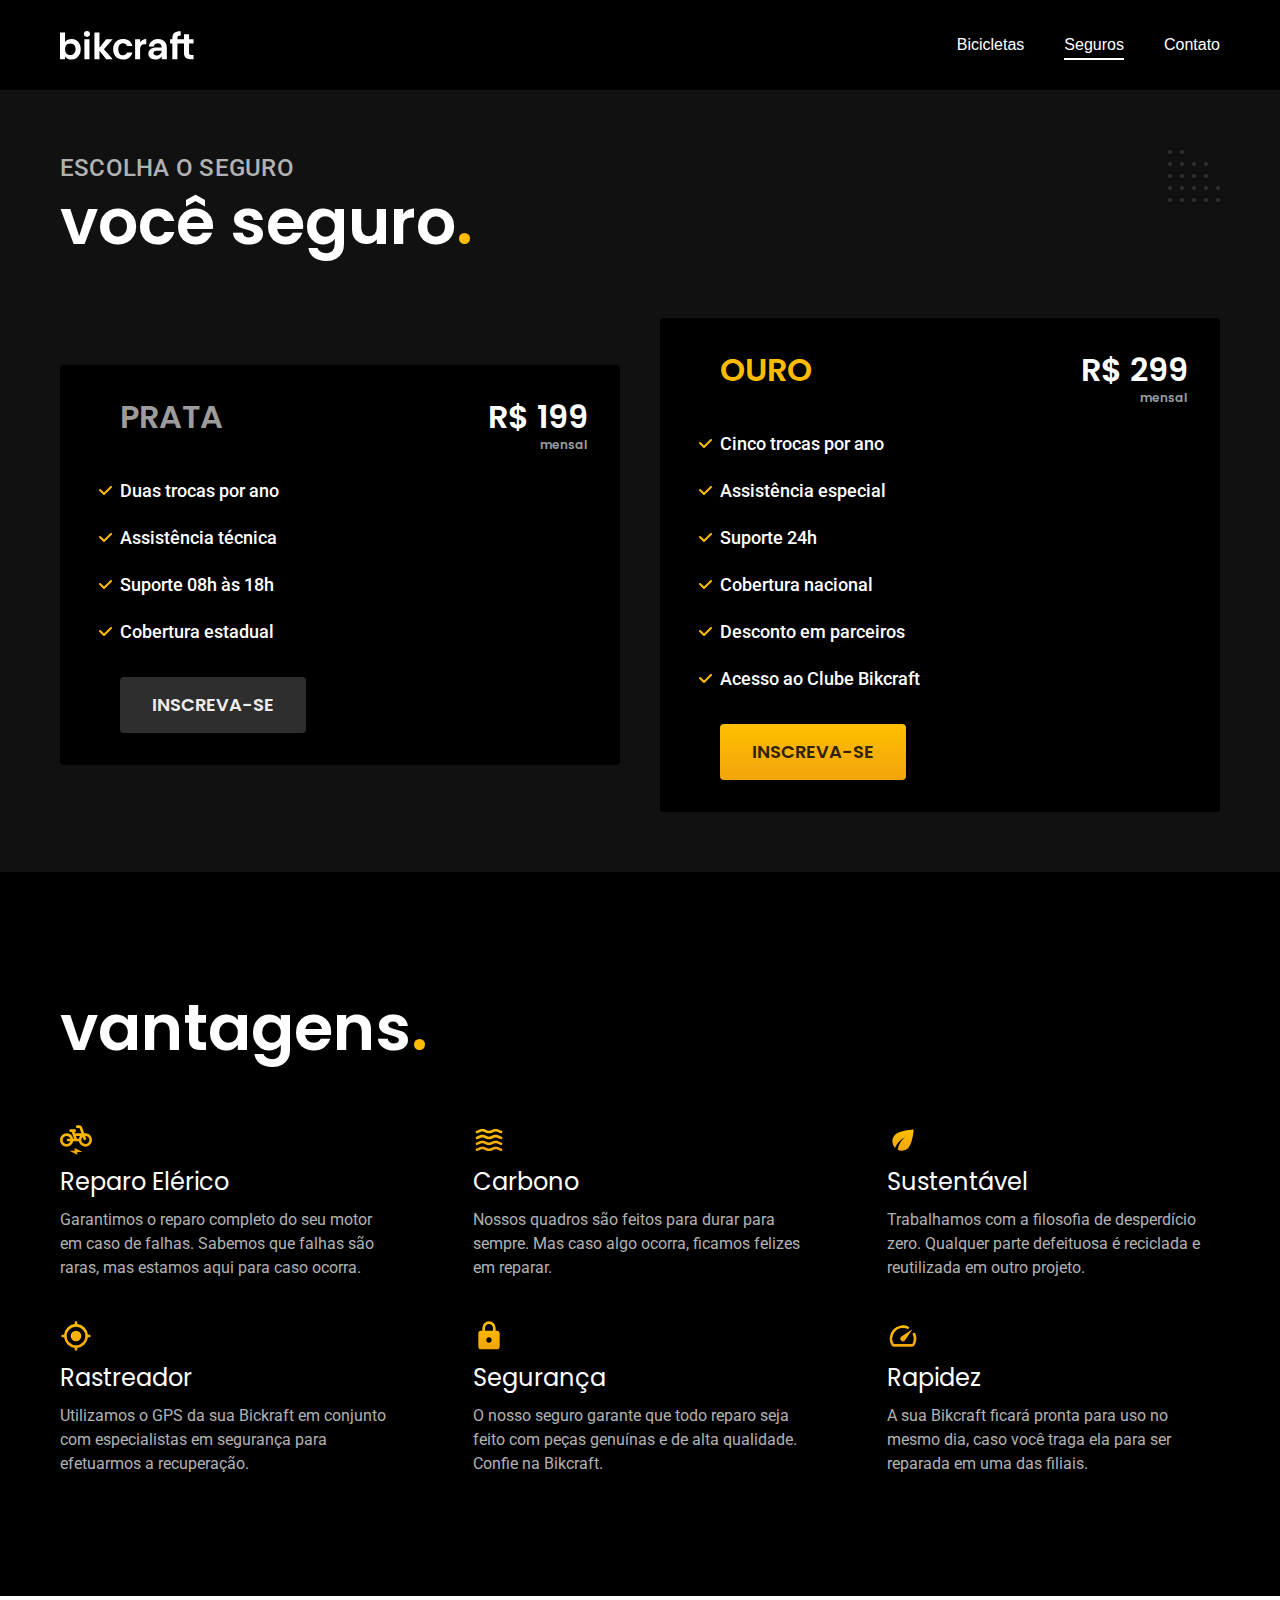
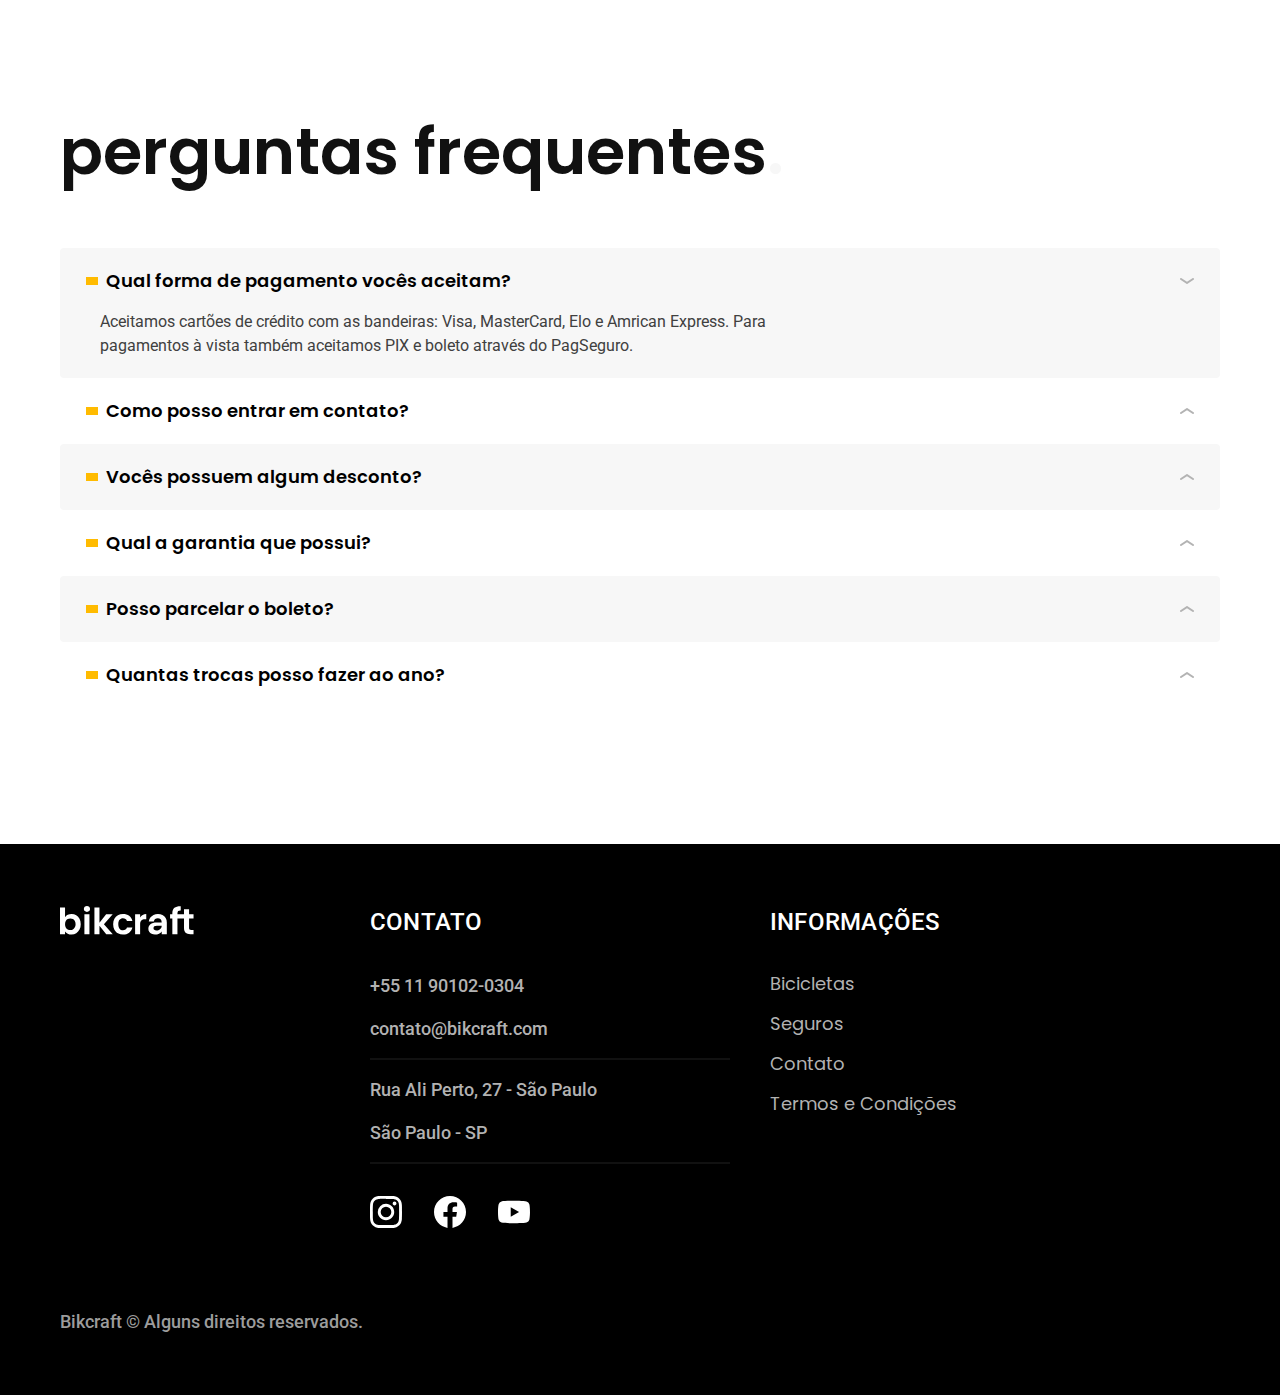
<file: bikcraft/seguros.html>
<!DOCTYPE html>

<html lang="pt-br">

<head>
  <meta charset="UTF-8">
  <meta name="viewport" content="width=device-width, initial-scale=1.0">

  <title>Seguros | Bickraft</title>
  <meta name="description" content="Seguros.">

  <link rel="icon" href="./favicon.svg" type="image/svg+xml">
  <link rel="preload" href="./css/style.min.css" as="style">
  <link rel="stylesheet" href="./css/style.min.css">
  <script>document.documentElement.classList.add('js');</script>

  <link rel="preconnect" href="https://fonts.googleapis.com">
  <link rel="preconnect" href="https://fonts.gstatic.com" crossorigin>
  <link href="https://fonts.googleapis.com/css2?family=Merriweather:ital,wght@1,900&family=Poppins:wght@400;600&family=Roboto:wght@400;500&display=swap" rel="stylesheet">
</head>

<body id="seguros">
  <header class="header-bg">
    <div class="header container">
      <a href="./index.html">
        <img src="./img/bikcraft.svg" width="136" height="32" alt="Bikcraft">
      </a>

      <nav aria-label="primaria">
        <ul class="header-menu cor-0">
          <li><a href="./bicicletas.html">Bicicletas</a></li>
          <li><a href="./seguros.html">Seguros</a></li>
          <li><a href="./contato.html">Contato</a></li>
        </ul>
      </nav>
    </div>
  </header>

  <main class="seguros-bg">
    <div class="titulo-bg">
      <div class="titulo container">
        <p class="font-2-l-b cor-5 fadeInUp" data-anime="200">Escolha o seguro</p>
        <h1 class="font-1-xxl cor-0 fadeInDown" data-anime="200">você seguro<span class="cor-p1">.</span></h1>
      </div>
    </div>

    <div class="seguros container">
      <div class="seguros-item fadeInRight" data-anime="400">
        <h3 class="font-1-xl cor-6">PRATA</h3>
        <span class="font-1-xl cor-0">R$ 199 <span class="font-1-xs cor-6">mensal</span></span>
        <ul class="font-2-m cor-0">
          <li>Duas trocas por ano</li>
          <li>Assistência técnica</li>
          <li>Suporte 08h às 18h</li>
          <li>Cobertura estadual</li>
        </ul>
        <a class="botao secundario" href="./orcamento.html?tipo=seguro&produto=prata">Inscreva-se</a>
      </div>

      <div class="seguros-item fadeInLeft" data-anime="400">
        <h3 class="font-1-xl cor-p1">OURO</h3>
        <span class="font-1-xl cor-0">R$ 299 <span class="font-1-xs cor-6">mensal</span></span>
        <ul class="font-2-m cor-0">
          <li>Cinco trocas por ano</li>
          <li>Assistência especial</li>
          <li>Suporte 24h</li>
          <li>Cobertura nacional</li>
          <li>Desconto em parceiros</li>
          <li>Acesso ao Clube Bikcraft</li>
        </ul>
        <a class="botao" href="./orcamento.html?tipo=seguro&produto=ouro">Inscreva-se</a>
      </div>

    </div>
  </main>

  <article class="vantagens-bg">
    <div class="vantagens container">
      <h2 class="font-1-xxl cor-0 fadeInDown" data-anime="200">vantagens<span class="cor-p1">.</span></h2>
      <ul data-anime="400" class="fadeInUp">
        <li>
          <img src="./img/icones/eletrica.svg" width="32" height="32" alt="">
          <h3 class="font-1-l cor-0">Reparo Elérico</h3>
          <p class="font-2-s cor-5">Garantimos o reparo completo do seu motor em caso de falhas. Sabemos que falhas são raras, mas estamos aqui para caso ocorra.</p>
        </li>
        <li>
          <img src="./img/icones/carbono.svg" width="32" height="32" alt="">
          <h3 class="font-1-l cor-0">Carbono</h3>
          <p class="font-2-s cor-5">Nossos quadros são feitos para durar para sempre. Mas caso algo ocorra, ficamos felizes em reparar.</p>
        </li>
        <li>
          <img src="./img/icones/sustentavel.svg" width="32" height="32" alt="">
          <h3 class="font-1-l cor-0">Sustentável</h3>
          <p class="font-2-s cor-5">Trabalhamos com a filosofia de desperdício zero. Qualquer parte defeituosa é reciclada e reutilizada em outro projeto.</p>
        </li>
        <li>
          <img src="./img/icones/rastreador.svg" width="32" height="32" alt="">
          <h3 class="font-1-l cor-0">Rastreador</h3>
          <p class="font-2-s cor-5">Utilizamos o GPS da sua Bickraft em conjunto com especialistas em segurança para efetuarmos a recuperação.</p>
        </li>
        <li>
          <img src="./img/icones/seguro.svg" width="32" height="32" alt="">
          <h3 class="font-1-l cor-0">Segurança</h3>
          <p class="font-2-s cor-5">O nosso seguro garante que todo reparo seja feito com peças genuínas e de alta qualidade. Confie na Bikcraft.</p>
        </li>
        <li>
          <img src="./img/icones/velocidade.svg" width="32" height="32" alt="">
          <h3 class="font-1-l cor-0">Rapidez</h3>
          <p class="font-2-s cor-5">A sua Bikcraft ficará pronta para uso no mesmo dia, caso você traga ela para ser reparada em uma das filiais.</p>
        </li>
      </ul>
    </div>
  </article>

  <article class="perguntas container">
    <h2 class="font-1-xxl" data-anime="200">perguntas frequentes<span class="cor-1">.</span></h2>

    <dl data-anime="400">
      <div>
        <dt><button class="font-1-m-b" aria-controls="pergunta1" aria-expanded="true">Qual forma de pagamento vocês aceitam?</button></dt>
        <dd id="pergunta1" class="font-2-s cor-9 ativa">Aceitamos cartões de crédito com as bandeiras: Visa, MasterCard, Elo e Amrican Express. Para pagamentos à vista também aceitamos PIX e boleto através do PagSeguro.</dd>
      </div>
      <div>
        <dt><button class="font-1-m-b" aria-controls="pergunta2" aria-expanded="false">Como posso entrar em contato?</button></dt>
        <dd id="pergunta2" class="font-2-s cor-9">Aceitamos cartões de crédito com as bandeiras: Visa, MasterCard, Elo e Amrican Express. Para pagamentos à vista também aceitamos PIX e boleto através do PagSeguro.</dd>
      </div>
      <div>
        <dt><button class="font-1-m-b" aria-controls="pergunta3" aria-expanded="false">Vocês possuem algum desconto?</button></dt>
        <dd id="pergunta3" class="font-2-s cor-9">Aceitamos cartões de crédito com as bandeiras: Visa, MasterCard, Elo e Amrican Express. Para pagamentos à vista também aceitamos PIX e boleto através do PagSeguro.</dd>
      </div>
      <div>
        <dt><button class="font-1-m-b" aria-controls="pergunta4" aria-expanded="false">Qual a garantia que possui?</button></dt>
        <dd id="pergunta4" class="font-2-s cor-9">Aceitamos cartões de crédito com as bandeiras: Visa, MasterCard, Elo e Amrican Express. Para pagamentos à vista também aceitamos PIX e boleto através do PagSeguro.</dd>
      </div>
      <div>
        <dt><button class="font-1-m-b" aria-controls="pergunta5" aria-expanded="false">Posso parcelar o boleto?</button></dt>
        <dd id="pergunta5" class="font-2-s cor-9">Aceitamos cartões de crédito com as bandeiras: Visa, MasterCard, Elo e Amrican Express. Para pagamentos à vista também aceitamos PIX e boleto através do PagSeguro.</dd>
      </div>
      <div>
        <dt><button class="font-1-m-b" aria-controls="pergunta6" aria-expanded="false">Quantas trocas posso fazer ao ano?</button></dt>
        <dd id="pergunta6" class="font-2-s cor-9">Aceitamos cartões de crédito com as bandeiras: Visa, MasterCard, Elo e Amrican Express. Para pagamentos à vista também aceitamos PIX e boleto através do PagSeguro.</dd>
      </div>
    </dl>
  </article>

  <footer class="footer-bg">
    <div class="footer container">
      <img src="./img/bikcraft.svg" width="136" height="32" alt="Bikcraft">
      <div class="footer-contato">
        <h3 class="font-2-l-b cor-0">Contato</h3>
        <ul class="font-2-m cor-5">
          <li><a href="tel:+5511901020304">+55 11 90102-0304</a></li>
          <li><a href="mailto:contato@bikcraft.com">contato@bikcraft.com</a></li>
          <li>Rua Ali Perto, 27 - São Paulo</li>
          <li>São Paulo - SP</li>
        </ul>
        <div class="footer-redes">
          <a href="./">
            <img src="./img/redes/instagram.svg" width="32" height="32" alt="Instagram">
          </a>
          <a href="./">
            <img src="./img/redes/facebook.svg" width="32" height="32" alt="Facebook">
          </a>
          <a href="./">
            <img src="./img/redes/youtube.svg" width="32" height="32" alt="Youtube">
          </a>
        </div>
      </div>
      <div class="footer-informacoes">
        <h3 class="font-2-l-b cor-0">Informações</h3>
        <nav>
          <ul class="font-1-m cor-5">
            <li><a href="./bicicletas.html">Bicicletas</a></li>
            <li><a href="./seguros.html">Seguros</a></li>
            <li><a href="./contato.html">Contato</a></li>
            <li><a href="./termos.html">Termos e Condições</a></li>
          </ul>
        </nav>
      </div>
      <p class="footer-copy font-2-m cor-6">Bikcraft © Alguns direitos reservados.</p>
    </div>
  </footer>

  <script src="./js/plugins/simple-anime.js"></script>
  <script src="./js/script.js"></script>
</body>

</html>
</file>
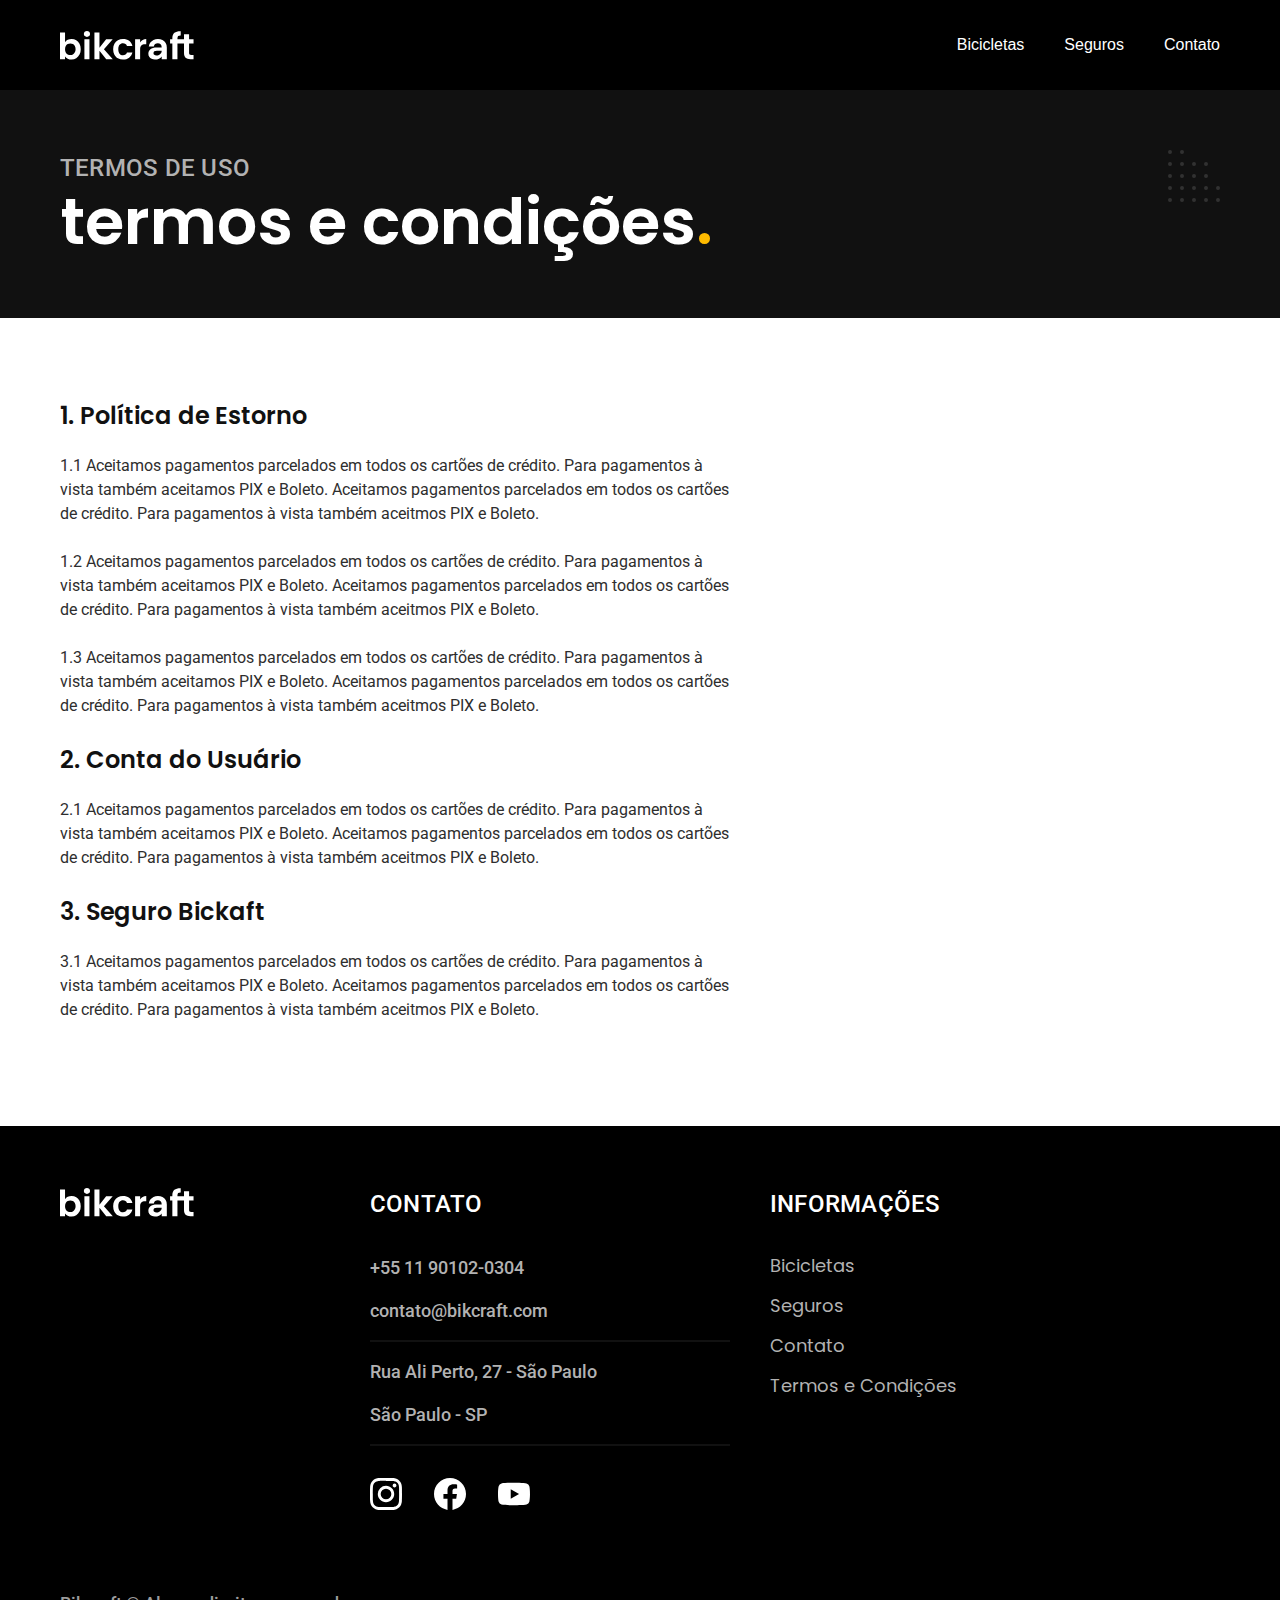
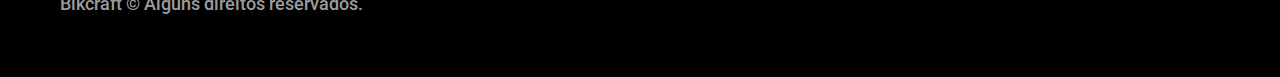
<file: bikcraft/termos.html>
<!DOCTYPE html>

<html lang="pt-br">

<head>
  <meta charset="UTF-8">
  <meta name="viewport" content="width=device-width, initial-scale=1.0">

  <title>Termos e Condições | Bickraft</title>
  <meta name="description" content="Termos e condições.">

  <link rel="icon" href="./favicon.svg" type="image/svg+xml">
  <link rel="preload" href="./css/style.min.css" as="style">
  <link rel="stylesheet" href="./css/style.min.css">
  <script>document.documentElement.classList.add('js');</script>

  <link rel="preconnect" href="https://fonts.googleapis.com">
  <link rel="preconnect" href="https://fonts.gstatic.com" crossorigin>
  <link href="https://fonts.googleapis.com/css2?family=Merriweather:ital,wght@1,900&family=Poppins:wght@400;600&family=Roboto:wght@400;500&display=swap" rel="stylesheet">
</head>

<body id="termos">
  <header class="header-bg">
    <div class="header container">
      <a href="./index.html">
        <img src="./img/bikcraft.svg" width="136" height="32" alt="Bikcraft">
      </a>

      <nav aria-label="primaria">
        <ul class="header-menu cor-0">
          <li><a href="./bicicletas.html">Bicicletas</a></li>
          <li><a href="./seguros.html">Seguros</a></li>
          <li><a href="./contato.html">Contato</a></li>
        </ul>
      </nav>
    </div>
  </header>

  <main>
    <div class="titulo-bg">
      <div class="titulo container">
        <p class="font-2-l-b cor-5 fadeInUp" data-anime="200">Termos de uso</p>
        <h1 class="font-1-xxl cor-0 fadeInDown" data-anime="200">termos e condições<span class="cor-p1">.</span></h1>
      </div>
    </div>

    <div class="termos font-2-s cor-10 container">
      <div data-anime="200">
        <h2 class="font-1-l cor-11">1. Política de Estorno</h2>
        <p>1.1 Aceitamos pagamentos parcelados em todos os cartões de crédito. Para pagamentos à vista também aceitamos PIX e Boleto. Aceitamos pagamentos parcelados em todos os cartões de crédito. Para pagamentos à vista também aceitmos PIX e Boleto.</p>
        <p>1.2 Aceitamos pagamentos parcelados em todos os cartões de crédito. Para pagamentos à vista também aceitamos PIX e Boleto. Aceitamos pagamentos parcelados em todos os cartões de crédito. Para pagamentos à vista também aceitmos PIX e Boleto.</p>
        <p>1.3 Aceitamos pagamentos parcelados em todos os cartões de crédito. Para pagamentos à vista também aceitamos PIX e Boleto. Aceitamos pagamentos parcelados em todos os cartões de crédito. Para pagamentos à vista também aceitmos PIX e Boleto.</p>
      </div>
      <div data-anime="400">
        <h2 class="font-1-l cor-11">2. Conta do Usuário</h2>
        <p>2.1 Aceitamos pagamentos parcelados em todos os cartões de crédito. Para pagamentos à vista também aceitamos PIX e Boleto. Aceitamos pagamentos parcelados em todos os cartões de crédito. Para pagamentos à vista também aceitmos PIX e Boleto.</p>
      </div>
      <div data-anime="600">
        <h2 class="font-1-l cor-11">3. Seguro Bickaft</h2>
        <p>3.1 Aceitamos pagamentos parcelados em todos os cartões de crédito. Para pagamentos à vista também aceitamos PIX e Boleto. Aceitamos pagamentos parcelados em todos os cartões de crédito. Para pagamentos à vista também aceitmos PIX e Boleto.</p>
      </div>
    </div>
  </main>

  <footer class="footer-bg">
    <div class="footer container">
      <img src="./img/bikcraft.svg" width="136" height="32" alt="Bikcraft">
      <div class="footer-contato">
        <h3 class="font-2-l-b cor-0">Contato</h3>
        <ul class="font-2-m cor-5">
          <li><a href="tel:+5511901020304">+55 11 90102-0304</a></li>
          <li><a href="mailto:contato@bikcraft.com">contato@bikcraft.com</a></li>
          <li>Rua Ali Perto, 27 - São Paulo</li>
          <li>São Paulo - SP</li>
        </ul>
        <div class="footer-redes">
          <a href="./">
            <img src="./img/redes/instagram.svg" width="32" height="32" alt="Instagram"> </a>
          <a href="./">
            <img src="./img/redes/facebook.svg" width="32" height="32" alt="Facebook">
          </a>
          <a href="./">
            <img src="./img/redes/youtube.svg" width="32" height="32" alt="Youtube">
          </a>
        </div>
      </div>
      <div class="footer-informacoes">
        <h3 class="font-2-l-b cor-0">Informações</h3>
        <nav>
          <ul class="font-1-m cor-5">
            <li><a href="./bicicletas.html">Bicicletas</a></li>
            <li><a href="./seguros.html">Seguros</a></li>
            <li><a href="./contato.html">Contato</a></li>
            <li><a href="./termos.html">Termos e Condições</a></li>
          </ul>
        </nav>
      </div>
      <p class="footer-copy font-2-m cor-6">Bikcraft © Alguns direitos reservados.</p>
    </div>
  </footer>
  <script src="./js/plugins/simple-anime.js"></script>
  <script src="./js/script.js"></script>
</body>

</html>
</file>
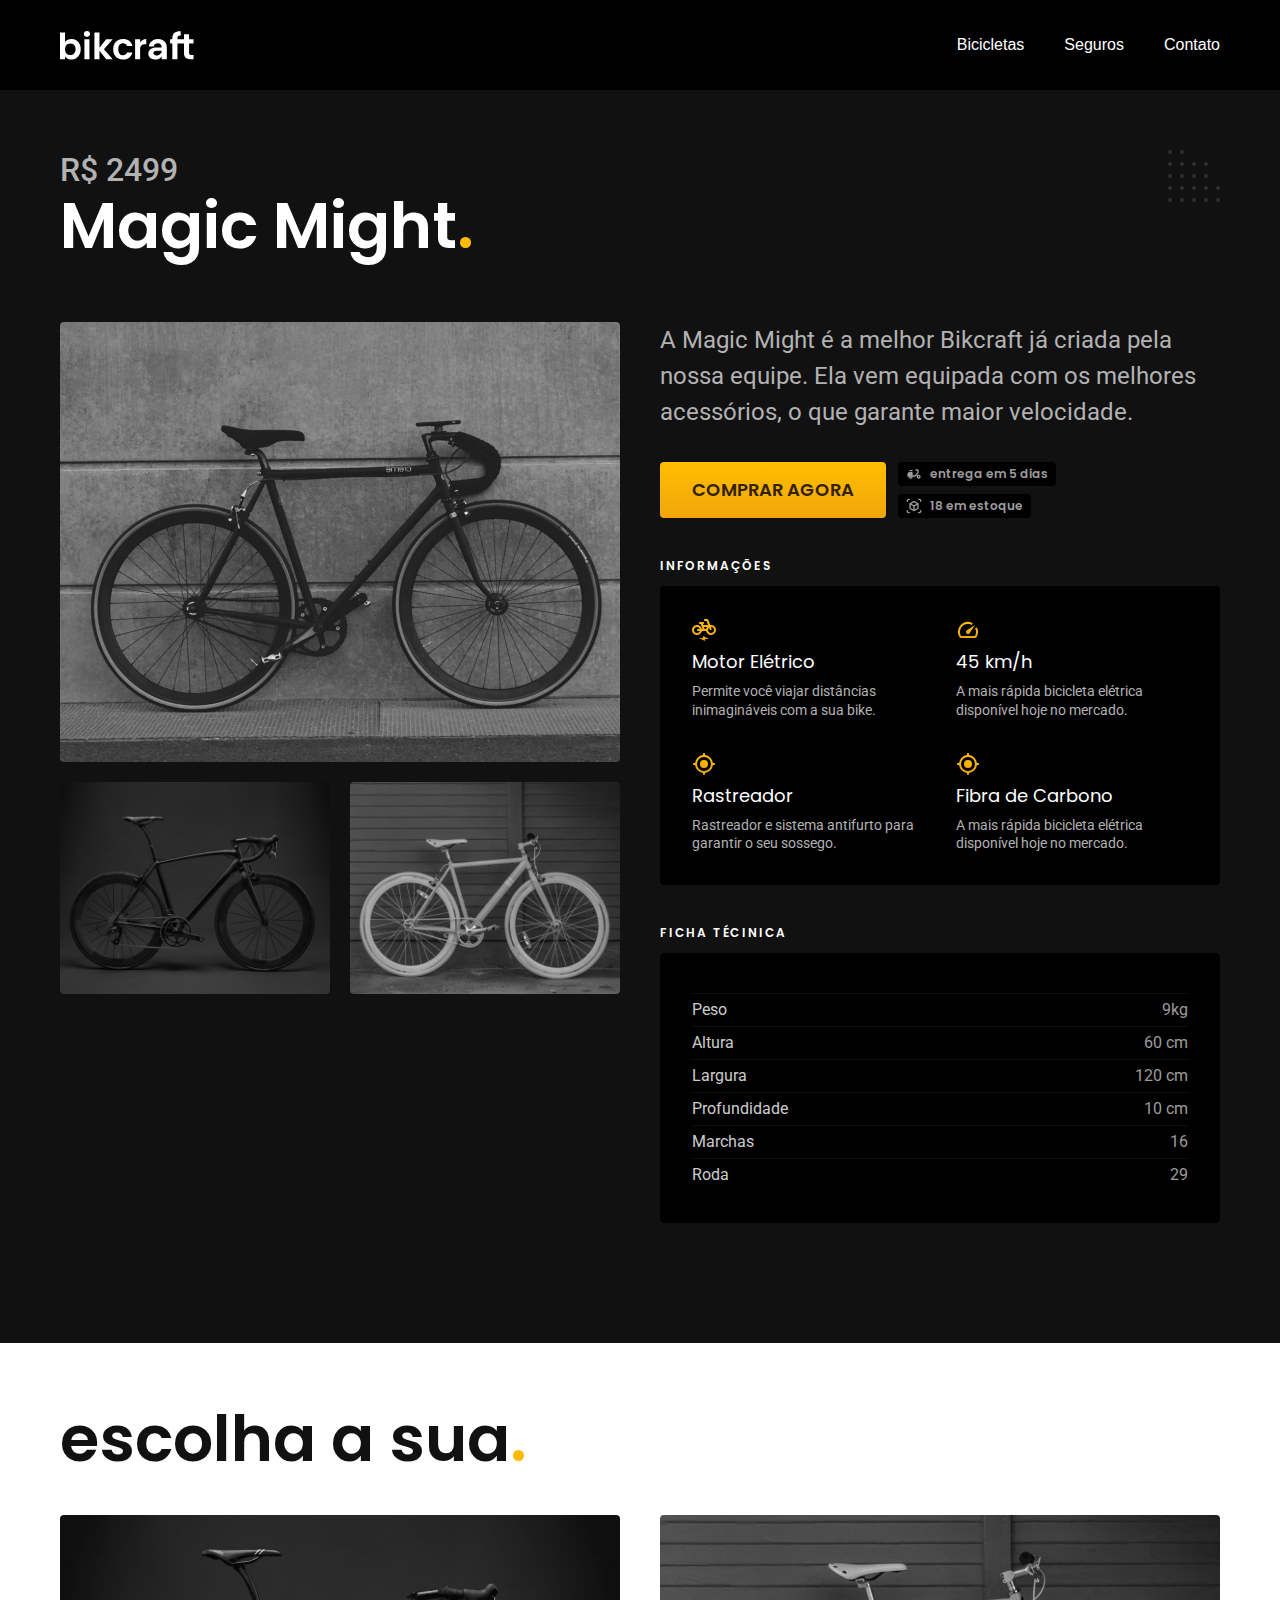
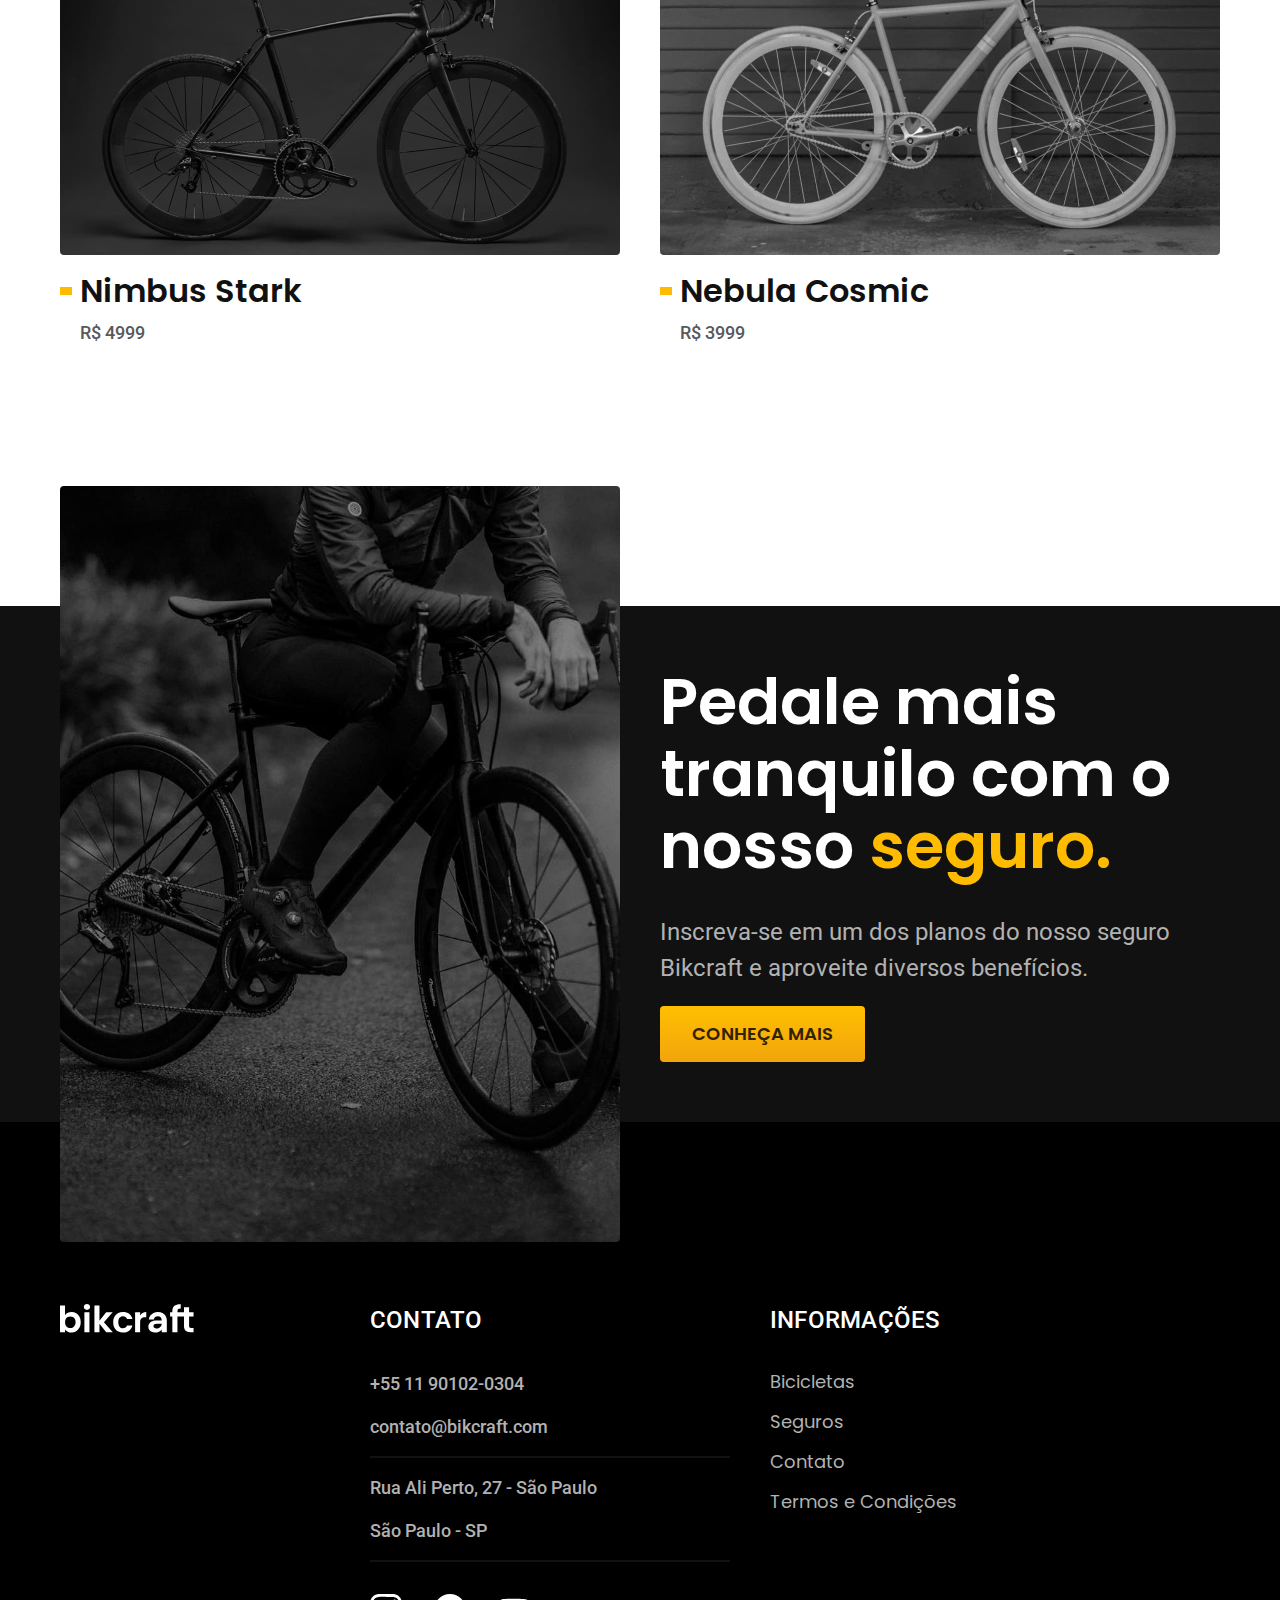
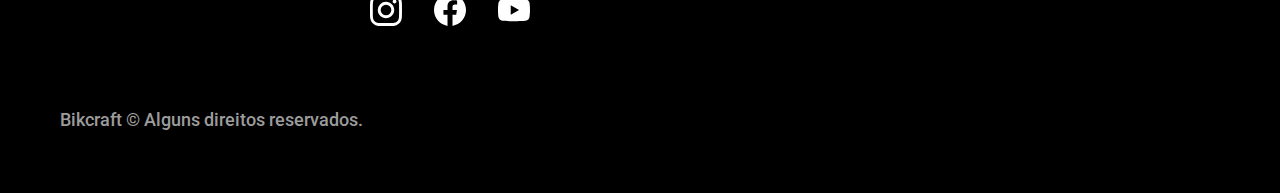
<file: bikcraft/bicicletas/magic.html>
<!DOCTYPE html>

<html lang="pt-br">

<head>
  <meta charset="UTF-8">
  <meta name="viewport" content="width=device-width, initial-scale=1.0">

  <title>Magic | Bickraft</title>
  <meta name="description" content="Magic.">

  <link rel="icon" href="../favicon.svg" type="image/svg+xml">
  <link rel="preload" href="../css/style.min.css" as="style">
  <link rel="stylesheet" href="../css/style.min.css">
  <script>document.documentElement.classList.add('js');</script>

  <link rel="preconnect" href="https://fonts.googleapis.com">
  <link rel="preconnect" href="https://fonts.gstatic.com" crossorigin>
  <link href="https://fonts.googleapis.com/css2?family=Merriweather:ital,wght@1,900&family=Poppins:wght@400;600&family=Roboto:wght@400;500&display=swap" rel="stylesheet">
</head>

<body id="bicicleta">
  <header class="header-bg">
    <div class="header container">
      <a href="../index.html">
        <img src="../img/bikcraft.svg" alt="Bikcraft">
      </a>

      <nav aria-label="primaria">
        <ul class="header-menu cor-0">
          <li><a href="../bicicletas.html">Bicicletas</a></li>
          <li><a href="../seguros.html">Seguros</a></li>
          <li><a href="../contato.html">Contato</a></li>
        </ul>
      </nav>
    </div>
  </header>

  <main class="titulo-bg">
    <div>
      <div class="titulo container">
        <p class="font-2-xl cor-5 fadeInUp" data-anime="200">R$ 2499</p>
        <h1 class="font-1-xxl cor-0 fadeInDown" data-anime="200">Magic Might<span class="cor-p1">.</span></h1>
      </div>
    </div>
    <div class="bicicleta container">
      <div class="bicicleta-imagens" data-anime="600">
        <img src="../img/bicicleta/nimbus2.jpg" alt="Bicicleta Preta">
        <img src="../img/bicicleta/nimbus1.jpg" alt="Bicicleta Preta">
        <img src="../img/bicicleta/nimbus3.jpg" alt="Bicicleta Preta">
      </div>
      <div class="bicicleta-conteudo" data-anime="400">
        <p class="font-2-l cor-5">A Magic Might é a melhor Bikcraft já criada pela nossa equipe. Ela vem equipada com os melhores acessórios, o que garante maior velocidade.</p>
        <div class="bicicleta-comprar">
          <a class="botao" href="../orcamento.html?tipo=bikcraft&produto=magic">Comprar Agora</a>
          <span class="font-1-xs cor-6"><img src="../img/icones/entrega.svg" alt=""> entrega em 5 dias</span>
          <span class="font-1-xs cor-6"><img src="../img/icones/estoque.svg" alt=""> 18 em estoque</span>
        </div>
        <h2 class="font-1-xs cor-0">Informações</h2>
        <ul class="bicicleta-informacoes">
          <li>
            <img src="../img/icones/eletrica.svg" alt="">
            <h3 class="font-1-m cor-0">Motor Elétrico</h3>
            <p class="font-2-xs cor-5">Permite você viajar distâncias inimagináveis com a sua bike.</p>
          </li>
          <li>
            <img src="../img/icones/velocidade.svg" alt="">
            <h3 class="font-1-m cor-0">45 km/h</h3>
            <p class="font-2-xs cor-5">A mais rápida bicicleta elétrica disponível hoje no mercado.</p>
          </li>
          <li>
            <img src="../img/icones/rastreador.svg" alt="">
            <h3 class="font-1-m cor-0">Rastreador</h3>
            <p class="font-2-xs cor-5">Rastreador e sistema antifurto para garantir o seu sossego.</p>
          </li>
          <li>
            <img src="../img/icones/rastreador.svg" alt="">
            <h3 class="font-1-m cor-0">Fibra de Carbono</h3>
            <p class="font-2-xs cor-5">A mais rápida bicicleta elétrica disponível hoje no mercado.</p>
          </li>
        </ul>
        <h2 class="font-1-xs cor-0">Ficha Técinica</h2>
        <ul class="bicicleta-ficha font-2-s cor-4">
          <li>
          <li>Peso <span>9kg</span></li>
          <li>Altura <span>60 cm</span></li>
          <li>Largura <span>120 cm</span></li>
          <li>Profundidade <span>10 cm</span></li>
          <li>Marchas <span>16</span></li>
          <li>Roda <span>29 </span></li>
          </li>
        </ul>
      </div>
    </div>
  </main>

  <article class="bicicletas-lista container">
    <h2 class="font-1-xxl" data-anime="200">escolha a sua<span class="cor-p1">.</span></h2>

    <ul>
      <li class="fadeInRight" data-anime="400">
        <a href="./nimbus.html">
          <img src="../img/bicicletas/nimbus.jpg" alt="Bicicleta preta">
          <h3 class="font-1-xl">Nimbus Stark</h3>
          <span class="font-2-m cor-8">R$ 4999</span>
        </a>
      </li>
      <li class="fadeInLeft" data-anime="400">
        <a href="./nebula.html">
          <img src="../img/bicicletas/nebula.jpg" alt="Bicicleta preta">
          <h3 class="font-1-xl">Nebula Cosmic</h3>
          <span class="font-2-m cor-8">R$ 3999</span>
        </a>
      </li>
    </ul>
  </article>

  <article class="seguro-bg" data-anime="200">
    <div class="seguro container fadeInUp" data-anime="400">
      <div class="seguro-imagem fadeInDown" data-anime="600">
        <img src="../img/fotos/seguros.jpg" alt="Pessoa parada em cima de uma bicicleta.">
      </div>
      <div class="seguro-conteudo">
        <h2 class="font-1-xxl cor-0">Pedale mais tranquilo com o nosso <span class="cor-p1">seguro.</span></h2>
        <p class="font-2-l cor-5">Inscreva-se em um dos planos do nosso seguro Bikcraft e aproveite diversos benefícios.</p>
        <a class="botao" href="../seguros.html">Conheça Mais</a>
      </div>
    </div>
  </article>

  <footer class="footer-bg">
    <div class="footer container">
      <img src="../img/bikcraft.svg" alt="Bikcraft">
      <div class="footer-contato">
        <h3 class="font-2-l-b cor-0">Contato</h3>
        <ul class="font-2-m cor-5">
          <li><a href="tel:+5511901020304">+55 11 90102-0304</a></li>
          <li><a href="mailto:contato@bikcraft.com">contato@bikcraft.com</a></li>
          <li>Rua Ali Perto, 27 - São Paulo</li>
          <li>São Paulo - SP</li>
        </ul>
        <div class="footer-redes">
          <a href="../">
            <img src="../img/redes/instagram.svg" alt="Instagram">
          </a>
          <a href="../">
            <img src="../img/redes/facebook.svg" alt="Facebook">
          </a>
          <a href="../">
            <img src="../img/redes/youtube.svg" alt="Youtube">
          </a>
        </div>
      </div>
      <div class="footer-informacoes">
        <h3 class="font-2-l-b cor-0">Informações</h3>
        <nav>
          <ul class="font-1-m cor-5">
            <li><a href="../bicicletas.html">Bicicletas</a></li>
            <li><a href="../seguros.html">Seguros</a></li>
            <li><a href="../contato.html">Contato</a></li>
            <li><a href="../termos.html">Termos e Condições</a></li>
          </ul>
        </nav>
      </div>
      <p class="footer-copy font-2-m cor-6">Bikcraft © Alguns direitos reservados.</p>
    </div>
  </footer>
  <script src="../js/plugins/simple-anime.js"></script>
  <script src="../js/script.js"></script>
</body>

</html>
</file>
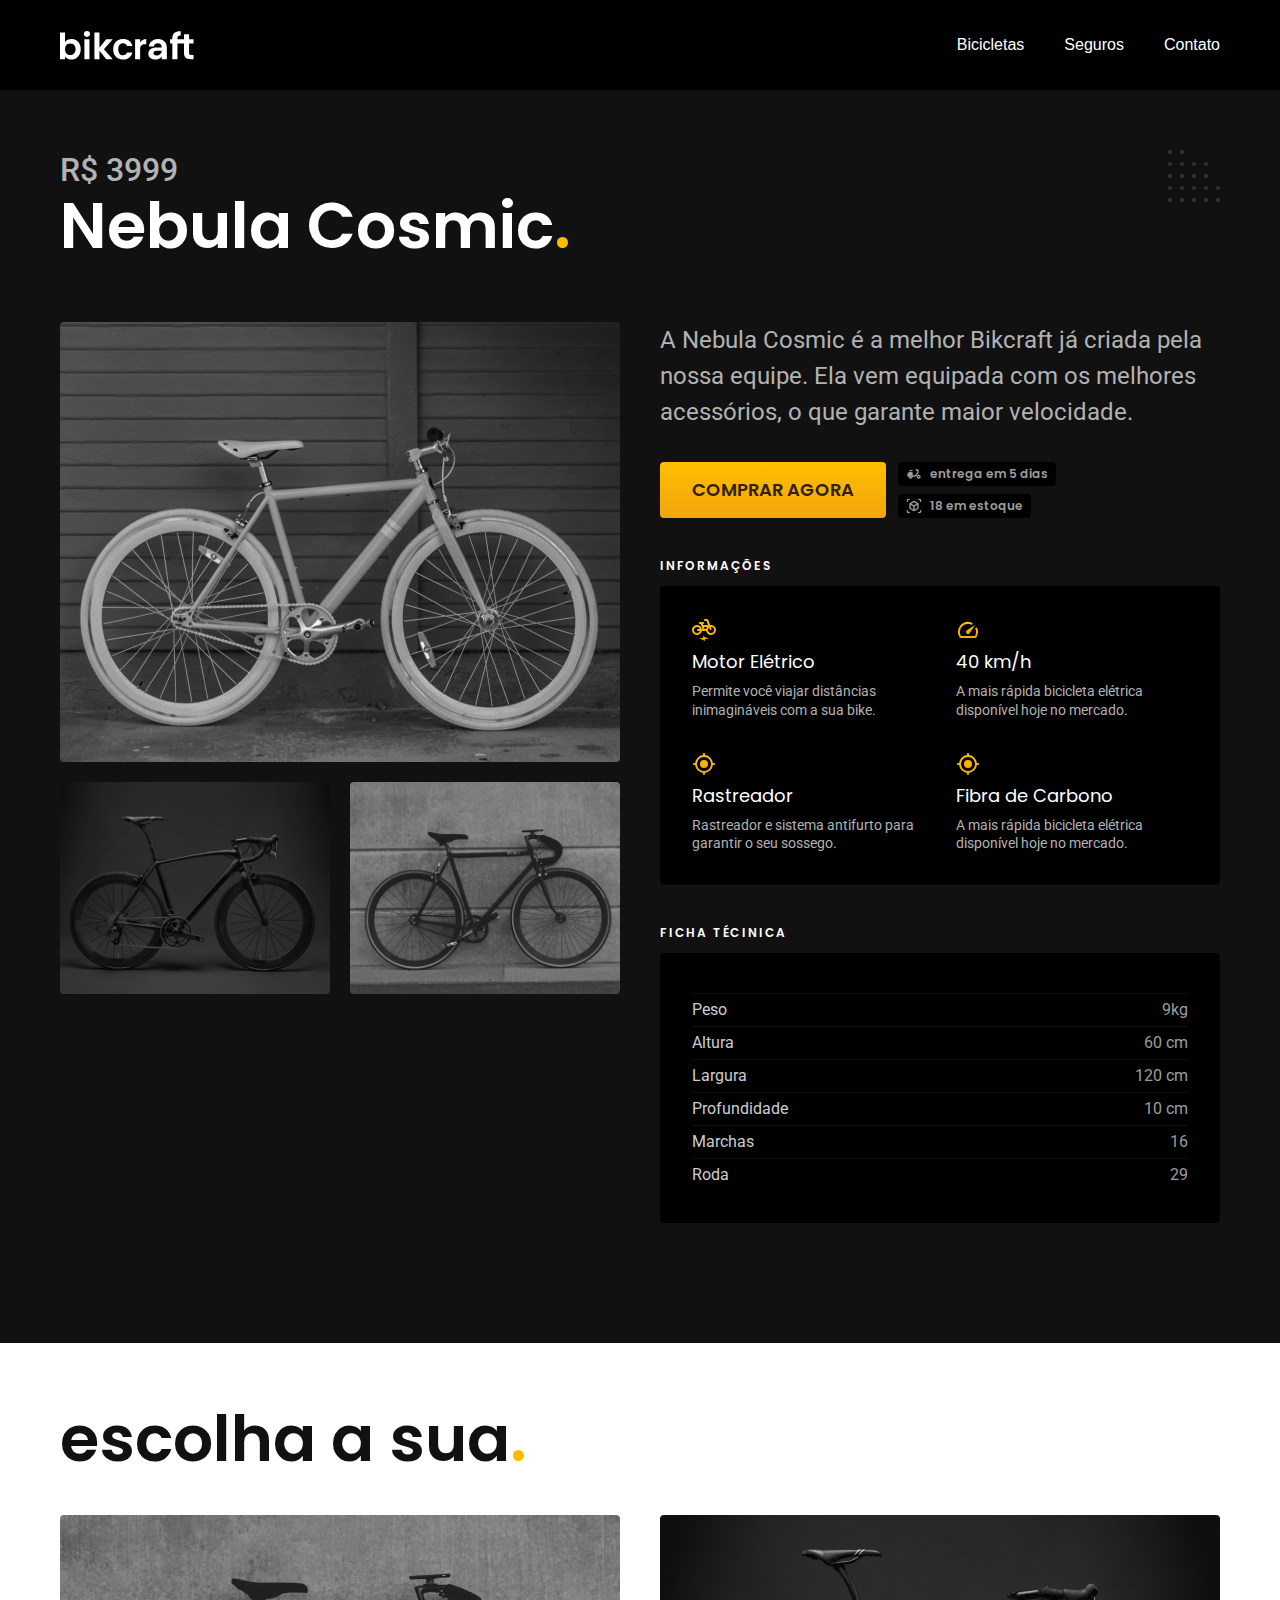
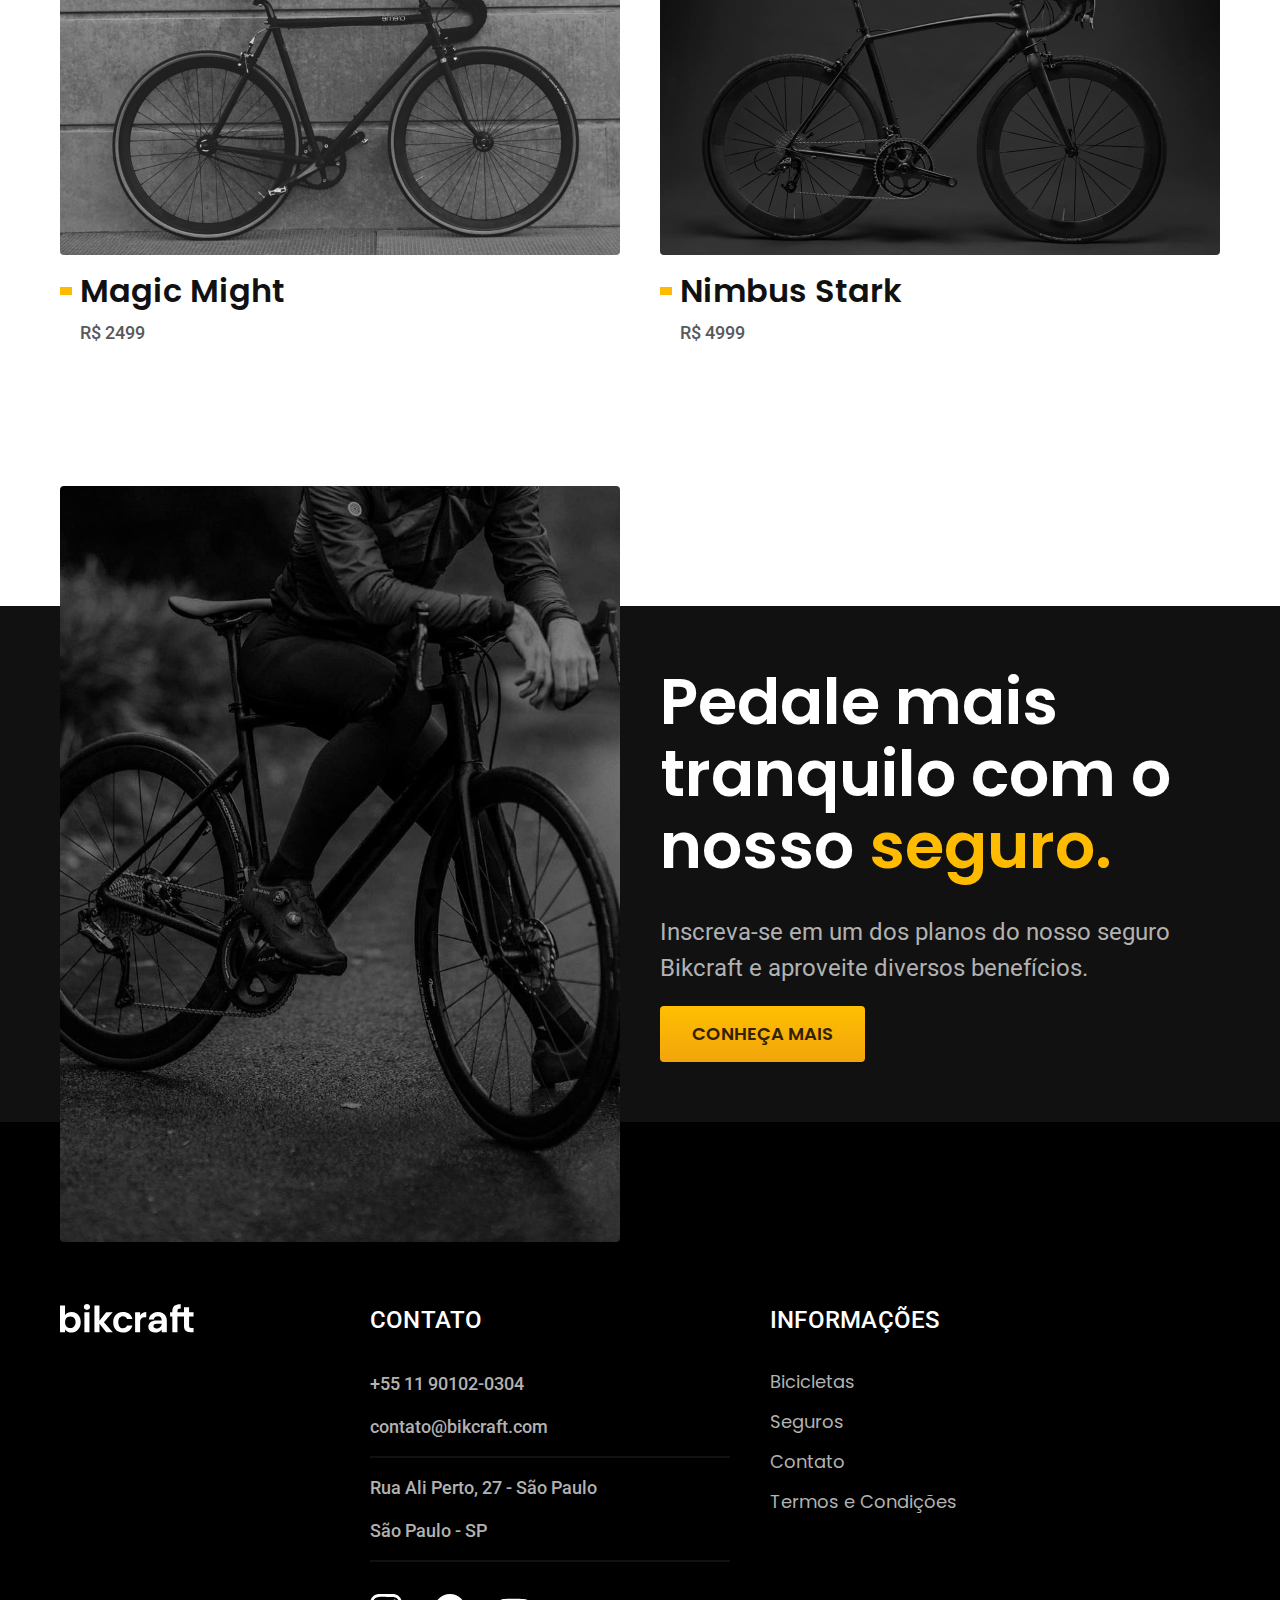
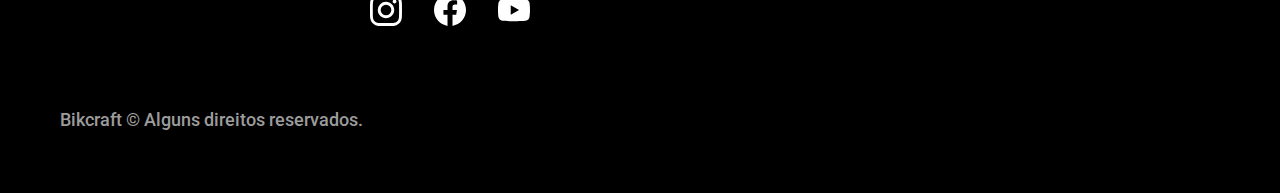
<file: bikcraft/bicicletas/nebula.html>
<!DOCTYPE html>

<html lang="pt-br">

<head>
  <meta charset="UTF-8">
  <meta name="viewport" content="width=device-width, initial-scale=1.0">

  <title>Nebula | Bickraft</title>
  <meta name="description" content="Nebula.">

  <link rel="icon" href="../favicon.svg" type="image/svg+xml">
  <link rel="preload" href="../css/style.min.css" as="style">
  <link rel="stylesheet" href="../css/style.min.css">
  <script>document.documentElement.classList.add('js');</script>

  <link rel="preconnect" href="https://fonts.googleapis.com">
  <link rel="preconnect" href="https://fonts.gstatic.com" crossorigin>
  <link href="https://fonts.googleapis.com/css2?family=Merriweather:ital,wght@1,900&family=Poppins:wght@400;600&family=Roboto:wght@400;500&display=swap" rel="stylesheet">
</head>

<body id="bicicleta">
  <header class="header-bg">
    <div class="header container">
      <a href="../index.html">
        <img src="../img/bikcraft.svg" alt="Bikcraft">
      </a>

      <nav aria-label="primaria">
        <ul class="header-menu cor-0">
          <li><a href="../bicicletas.html">Bicicletas</a></li>
          <li><a href="../seguros.html">Seguros</a></li>
          <li><a href="../contato.html">Contato</a></li>
        </ul>
      </nav>
    </div>
  </header>

  <main class="titulo-bg">
    <div>
      <div class="titulo container">
        <p class="font-2-xl cor-5 fadeInUp" data-anime="200">R$ 3999</p>
        <h1 class="font-1-xxl cor-0 fadeInDown" data-anime="200">Nebula Cosmic<span class="cor-p1">.</span></h1>
      </div>
    </div>
    <div class="bicicleta container">
      <div class="bicicleta-imagens" data-anime="600">
        <img src="../img/bicicleta/nimbus3.jpg" alt="Bicicleta Preta">
        <img src="../img/bicicleta/nimbus1.jpg" alt="Bicicleta Preta">
        <img src="../img/bicicleta/nimbus2.jpg" alt="Bicicleta Preta">
      </div>
      <div class="bicicleta-conteudo" data-anime="400">
        <p class="font-2-l cor-5">A Nebula Cosmic é a melhor Bikcraft já criada pela nossa equipe. Ela vem equipada com os melhores acessórios, o que garante maior velocidade.</p>
        <div class="bicicleta-comprar">
          <a class="botao" href="../orcamento.html?tipo=bikcraft&produto=nebula">Comprar Agora</a>
          <span class="font-1-xs cor-6"><img src="../img/icones/entrega.svg" alt=""> entrega em 5 dias</span>
          <span class="font-1-xs cor-6"><img src="../img/icones/estoque.svg" alt=""> 18 em estoque</span>
        </div>
        <h2 class="font-1-xs cor-0">Informações</h2>
        <ul class="bicicleta-informacoes">
          <li>
            <img src="../img/icones/eletrica.svg" alt="">
            <h3 class="font-1-m cor-0">Motor Elétrico</h3>
            <p class="font-2-xs cor-5">Permite você viajar distâncias inimagináveis com a sua bike.</p>
          </li>
          <li>
            <img src="../img/icones/velocidade.svg" alt="">
            <h3 class="font-1-m cor-0">40 km/h</h3>
            <p class="font-2-xs cor-5">A mais rápida bicicleta elétrica disponível hoje no mercado.</p>
          </li>
          <li>
            <img src="../img/icones/rastreador.svg" alt="">
            <h3 class="font-1-m cor-0">Rastreador</h3>
            <p class="font-2-xs cor-5">Rastreador e sistema antifurto para garantir o seu sossego.</p>
          </li>
          <li>
            <img src="../img/icones/rastreador.svg" alt="">
            <h3 class="font-1-m cor-0">Fibra de Carbono</h3>
            <p class="font-2-xs cor-5">A mais rápida bicicleta elétrica disponível hoje no mercado.</p>
          </li>
        </ul>
        <h2 class="font-1-xs cor-0">Ficha Técinica</h2>
        <ul class="bicicleta-ficha font-2-s cor-4">
          <li>
          <li>Peso <span>9kg</span></li>
          <li>Altura <span>60 cm</span></li>
          <li>Largura <span>120 cm</span></li>
          <li>Profundidade <span>10 cm</span></li>
          <li>Marchas <span>16</span></li>
          <li>Roda <span>29 </span></li>
          </li>
        </ul>
      </div>
    </div>
  </main>

  <article class="bicicletas-lista container">
    <h2 class="font-1-xxl" data-anime="200">escolha a sua<span class="cor-p1">.</span></h2>

    <ul>
      <li class="fadeInRight" data-anime="400">
        <a href="./magic.html">
          <img src="../img/bicicletas/magic.jpg" alt="Bicicleta preta">
          <h3 class="font-1-xl">Magic Might</h3>
          <span class="font-2-m cor-8">R$ 2499</span>
        </a>
      </li>
      <li class="fadeInLeft" data-anime="400">
        <a href="./nimbus.html">
          <img src="../img/bicicletas/nimbus.jpg" alt="Bicicleta preta">
          <h3 class="font-1-xl">Nimbus Stark</h3>
          <span class="font-2-m cor-8">R$ 4999</span>
        </a>
      </li>
    </ul>
  </article>

  <article class="seguro-bg" data-anime="10">
    <div class="seguro container fadeInUp" data-anime="400">
      <div class="seguro-imagem fadeInDown" data-anime="600">
        <img src="../img/fotos/seguros.jpg" alt="Pessoa parada em cima de uma bicicleta.">
      </div>
      <div class="seguro-conteudo">
        <h2 class="font-1-xxl cor-0">Pedale mais tranquilo com o nosso <span class="cor-p1">seguro.</span></h2>
        <p class="font-2-l cor-5">Inscreva-se em um dos planos do nosso seguro Bikcraft e aproveite diversos benefícios.</p>
        <a class="botao" href="../seguros.html">Conheça Mais</a>
      </div>
    </div>
  </article>

  <footer class="footer-bg">
    <div class="footer container">
      <img src="../img/bikcraft.svg" alt="Bikcraft">
      <div class="footer-contato">
        <h3 class="font-2-l-b cor-0">Contato</h3>
        <ul class="font-2-m cor-5">
          <li><a href="tel:+5511901020304">+55 11 90102-0304</a></li>
          <li><a href="mailto:contato@bikcraft.com">contato@bikcraft.com</a></li>
          <li>Rua Ali Perto, 27 - São Paulo</li>
          <li>São Paulo - SP</li>
        </ul>
        <div class="footer-redes">
          <a href="../">
            <img src="../img/redes/instagram.svg" alt="Instagram">
          </a>
          <a href="../">
            <img src="../img/redes/facebook.svg" alt="Facebook">
          </a>
          <a href="../">
            <img src="../img/redes/youtube.svg" alt="Youtube">
          </a>
        </div>
      </div>
      <div class="footer-informacoes">
        <h3 class="font-2-l-b cor-0">Informações</h3>
        <nav>
          <ul class="font-1-m cor-5">
            <li><a href="../bicicletas.html">Bicicletas</a></li>
            <li><a href="../seguros.html">Seguros</a></li>
            <li><a href="../contato.html">Contato</a></li>
            <li><a href="../termos.html">Termos e Condições</a></li>
          </ul>
        </nav>
      </div>
      <p class="footer-copy font-2-m cor-6">Bikcraft © Alguns direitos reservados.</p>
    </div>
  </footer>

  <script src="../js/plugins/simple-anime.js"></script>
  <script src="../js/script.js"></script>
</body>

</html>
</file>
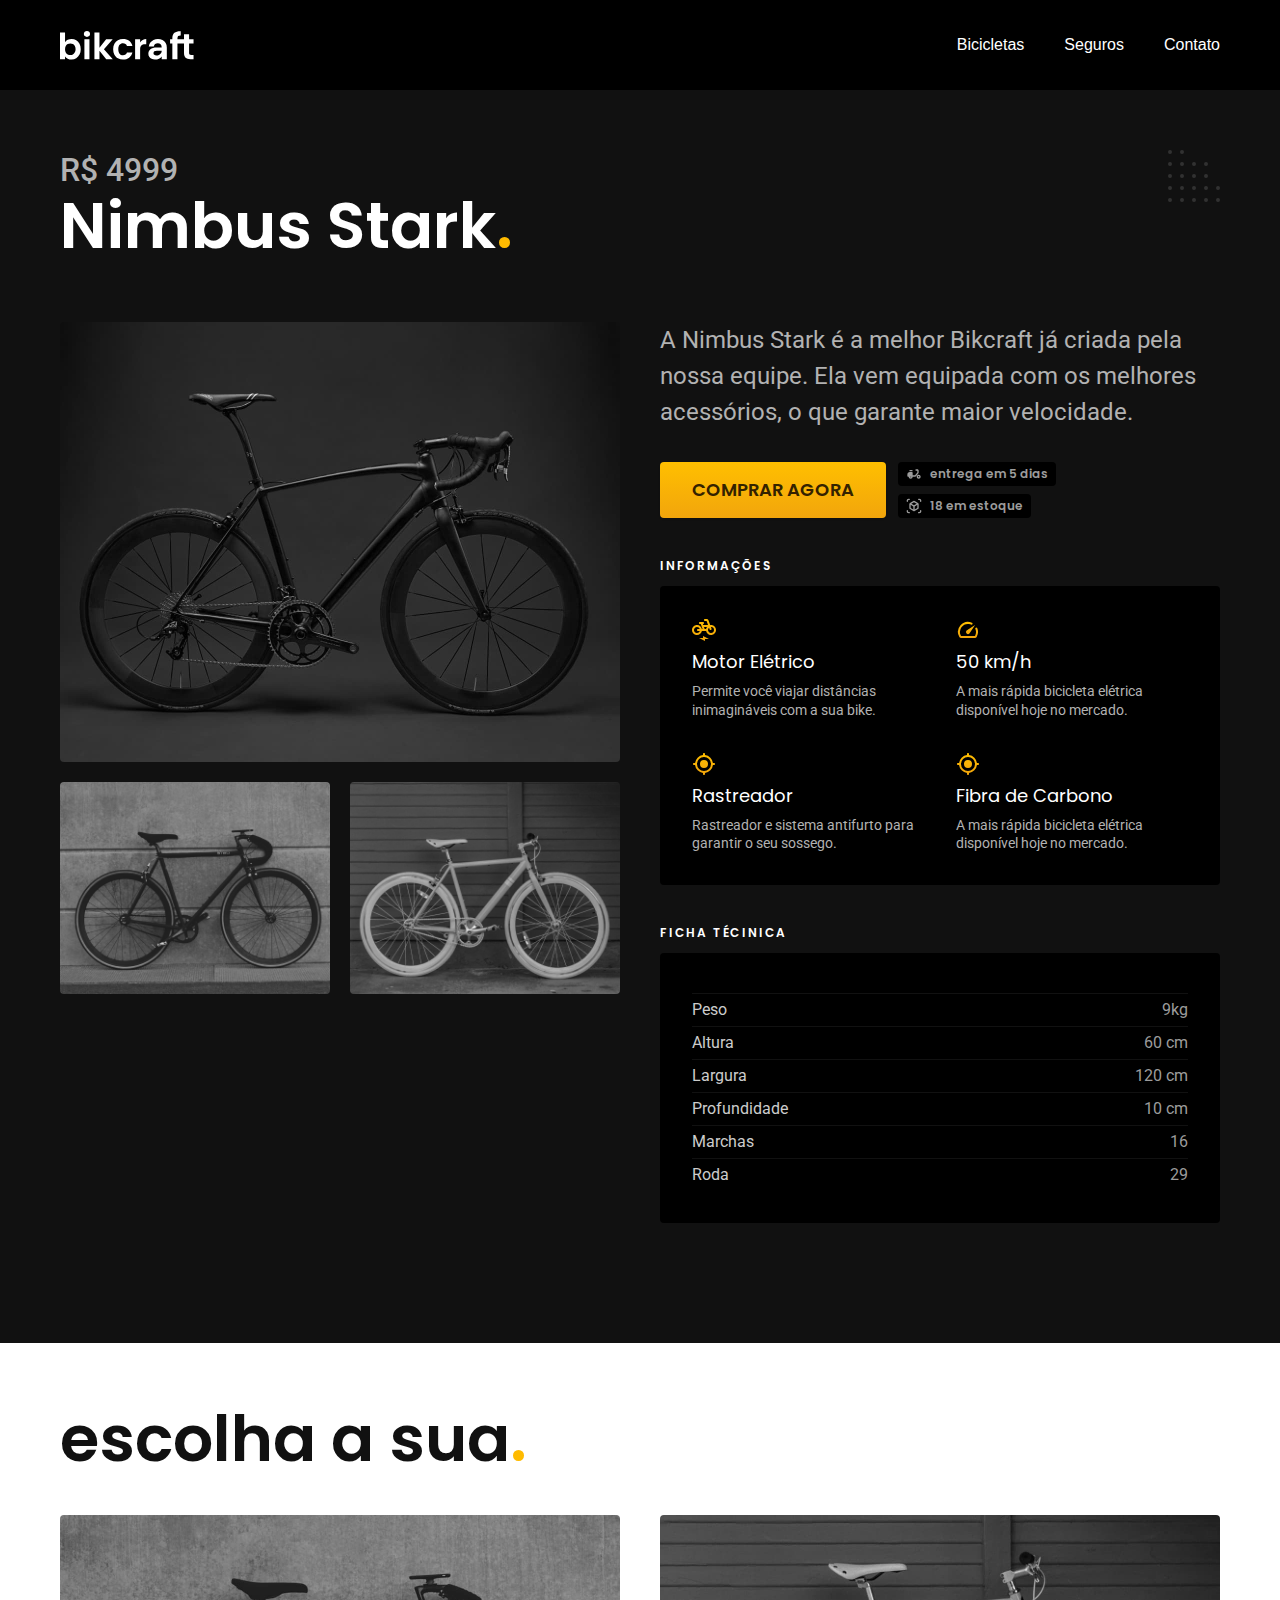
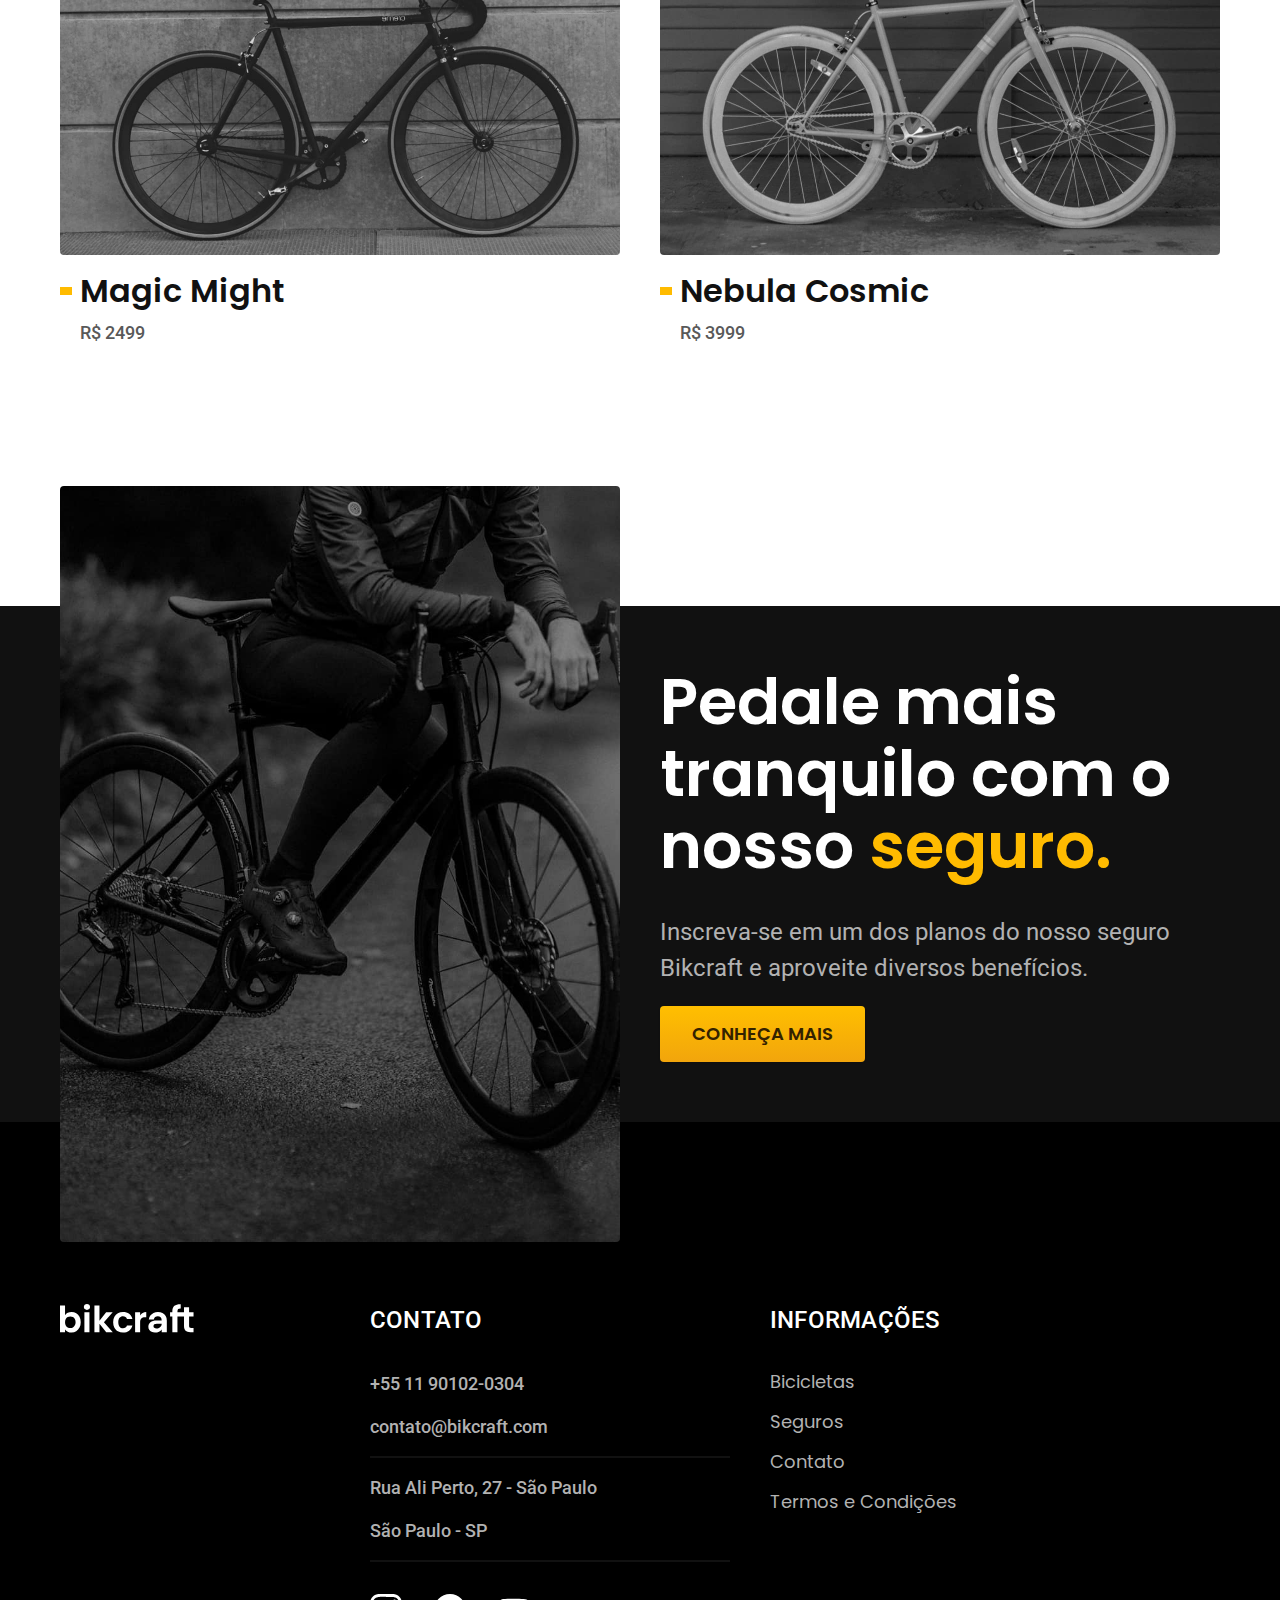
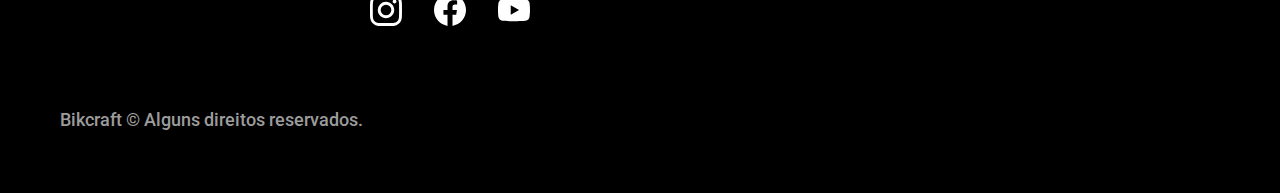
<file: bikcraft/bicicletas/nimbus.html>
<!DOCTYPE html>

<html lang="pt-br">

<head>
  <meta charset="UTF-8">
  <meta name="viewport" content="width=device-width, initial-scale=1.0">

  <title>Nimbus | Bickraft</title>
  <meta name="description" content="Nimbus.">

  <link rel="icon" href="../favicon.svg" type="image/svg+xml">
  <link rel="preload" href="../css/style.min.css" as="style">
  <link rel="stylesheet" href="../css/style.min.css">
  <script>document.documentElement.classList.add('js');</script>

  <link rel="preconnect" href="https://fonts.googleapis.com">
  <link rel="preconnect" href="https://fonts.gstatic.com" crossorigin>
  <link href="https://fonts.googleapis.com/css2?family=Merriweather:ital,wght@1,900&family=Poppins:wght@400;600&family=Roboto:wght@400;500&display=swap" rel="stylesheet">
</head>

<body id="bicicleta">
  <header class="header-bg">
    <div class="header container">
      <a href="../index.html">
        <img src="../img/bikcraft.svg" alt="Bikcraft">
      </a>

      <nav aria-label="primaria">
        <ul class="header-menu cor-0">
          <li><a href="../bicicletas.html">Bicicletas</a></li>
          <li><a href="../seguros.html">Seguros</a></li>
          <li><a href="../contato.html">Contato</a></li>
        </ul>
      </nav>
    </div>
  </header>

  <main class="titulo-bg">
    <div>
      <div class="titulo container">
        <p class="font-2-xl cor-5 fadeInUp" data-anime="200">R$ 4999</p>
        <h1 class="font-1-xxl cor-0 fadeInDown" data-anime="200">Nimbus Stark<span class="cor-p1">.</span></h1>
      </div>
    </div>
    <div class="bicicleta container">
      <div class="bicicleta-imagens" data-anime="600">
        <img src="../img/bicicleta/nimbus1.jpg" alt="Bicicleta Preta">
        <img src="../img/bicicleta/nimbus2.jpg" alt="Bicicleta Preta">
        <img src="../img/bicicleta/nimbus3.jpg" alt="Bicicleta Preta">
      </div>
      <div class="bicicleta-conteudo" data-anime="400">
        <p class="font-2-l cor-5">A Nimbus Stark é a melhor Bikcraft já criada pela nossa equipe. Ela vem equipada com os melhores acessórios, o que garante maior velocidade.</p>
        <div class="bicicleta-comprar">
          <a class="botao" href="../orcamento.html?tipo=bikcraft&produto=nimbus">Comprar Agora</a>
          <span class="font-1-xs cor-6"><img src="../img/icones/entrega.svg" alt=""> entrega em 5 dias</span>
          <span class="font-1-xs cor-6"><img src="../img/icones/estoque.svg" alt=""> 18 em estoque</span>
        </div>
        <h2 class="font-1-xs cor-0">Informações</h2>
        <ul class="bicicleta-informacoes">
          <li>
            <img src="../img/icones/eletrica.svg" alt="">
            <h3 class="font-1-m cor-0">Motor Elétrico</h3>
            <p class="font-2-xs cor-5">Permite você viajar distâncias inimagináveis com a sua bike.</p>
          </li>
          <li>
            <img src="../img/icones/velocidade.svg" alt="">
            <h3 class="font-1-m cor-0">50 km/h</h3>
            <p class="font-2-xs cor-5">A mais rápida bicicleta elétrica disponível hoje no mercado.</p>
          </li>
          <li>
            <img src="../img/icones/rastreador.svg" alt="">
            <h3 class="font-1-m cor-0">Rastreador</h3>
            <p class="font-2-xs cor-5">Rastreador e sistema antifurto para garantir o seu sossego.</p>
          </li>
          <li>
            <img src="../img/icones/rastreador.svg" alt="">
            <h3 class="font-1-m cor-0">Fibra de Carbono</h3>
            <p class="font-2-xs cor-5">A mais rápida bicicleta elétrica disponível hoje no mercado.</p>
          </li>
        </ul>
        <h2 class="font-1-xs cor-0">Ficha Técinica</h2>
        <ul class="bicicleta-ficha font-2-s cor-4">
          <li>
          <li>Peso <span>9kg</span></li>
          <li>Altura <span>60 cm</span></li>
          <li>Largura <span>120 cm</span></li>
          <li>Profundidade <span>10 cm</span></li>
          <li>Marchas <span>16</span></li>
          <li>Roda <span>29 </span></li>
          </li>
        </ul>
      </div>
    </div>
  </main>

  <article class="bicicletas-lista container">
    <h2 class="font-1-xxl" data-anime="200">escolha a sua<span class="cor-p1">.</span></h2>

    <ul>
      <li class="fadeInRight" data-anime="400">
        <a href="./magic.html">
          <img src="../img/bicicletas/magic.jpg" alt="Bicicleta preta">
          <h3 class="font-1-xl">Magic Might</h3>
          <span class="font-2-m cor-8">R$ 2499</span>
        </a>
      </li>
      <li class="fadeInLeft" data-anime="400">
        <a href="./nebula.html">
          <img src="../img/bicicletas/nebula.jpg" alt="Bicicleta preta">
          <h3 class="font-1-xl">Nebula Cosmic</h3>
          <span class="font-2-m cor-8">R$ 3999</span>
        </a>
      </li>
    </ul>
  </article>

  <article class="seguro-bg" data-anime="200">
    <div class="seguro container fadeInUp" data-anime="400">
      <div class="seguro-imagem fadeInDown" data-anime="600">
        <img src="../img/fotos/seguros.jpg" alt="Pessoa parada em cima de uma bicicleta.">
      </div>
      <div class="seguro-conteudo">
        <h2 class="font-1-xxl cor-0">Pedale mais tranquilo com o nosso <span class="cor-p1">seguro.</span></h2>
        <p class="font-2-l cor-5">Inscreva-se em um dos planos do nosso seguro Bikcraft e aproveite diversos benefícios.</p>
        <a class="botao" href="../seguros.html">Conheça Mais</a>
      </div>
    </div>
  </article>

  <footer class="footer-bg">
    <div class="footer container">
      <img src="../img/bikcraft.svg" alt="Bikcraft">
      <div class="footer-contato">
        <h3 class="font-2-l-b cor-0">Contato</h3>
        <ul class="font-2-m cor-5">
          <li><a href="tel:+5511901020304">+55 11 90102-0304</a></li>
          <li><a href="mailto:contato@bikcraft.com">contato@bikcraft.com</a></li>
          <li>Rua Ali Perto, 27 - São Paulo</li>
          <li>São Paulo - SP</li>
        </ul>
        <div class="footer-redes">
          <a href="../">
            <img src="../img/redes/instagram.svg" alt="Instagram">
          </a>
          <a href="../">
            <img src="../img/redes/facebook.svg" alt="Facebook">
          </a>
          <a href="../">
            <img src="../img/redes/youtube.svg" alt="Youtube">
          </a>
        </div>
      </div>
      <div class="footer-informacoes">
        <h3 class="font-2-l-b cor-0">Informações</h3>
        <nav>
          <ul class="font-1-m cor-5">
            <li><a href="../bicicletas.html">Bicicletas</a></li>
            <li><a href="../seguros.html">Seguros</a></li>
            <li><a href="../contato.html">Contato</a></li>
            <li><a href="../termos.html">Termos e Condições</a></li>
          </ul>
        </nav>
      </div>
      <p class="footer-copy font-2-m cor-6">Bikcraft © Alguns direitos reservados.</p>
    </div>

  </footer>
  <script src="../js/plugins/simple-anime.js"></script>
  <script src="../js/script.js"></script>
</body>

</html>
</file>
<file: css/style.css>
@import "./global.css";
@import "./cores.css";
@import "./animacao.css";
@import "./header.css";
@import "./introducao.css";
@import "./experiencia.css";
@import "./formacao.css";
@import "./footer.css";
@import "./detalhes.css";
</file>
<file: css/style.min.css>
body{margin:0;font-family:Nunito,Arial,sans-serif;color:#141414}h1,h2,h3,p{margin:0}ul{margin:0;padding:0;list-style:none}img{max-width:100%;height:auto;display:block}.subtitulo{font-family:kanit,Impact,"Arial Narrow Bold",sans-serif;font-size:9rem;word-break:break-all;text-transform:uppercase;max-width:3.5ch;line-height:1}@media (max-width:800px){.subtitulo{font-size:3rem;text-transform:capitalize;max-width:initial}}:root{--cor-0:#ffffff;--cor-1:#f7f7f7;--cor-2:#ededed;--cor-3:#dedede;--cor-4:#cccccc;--cor-5:#b2b2b2;--cor-6:#9c9c9c;--cor-7:#707070;--cor-8:#595959;--cor-9:#404040;--cor-10:#2e2e2e;--cor-11:#111111;--cor-12:#000000;--cor-p1:#33d9d9;--cor-p2:#35c1e0;--cor-p3:#dbffff;--cor-p4:#664400;--cor-p5:#332200}.cor-0{color:var(--cor-0)}.cor-1{color:var(--cor-1)}.cor-2{color:var(--cor-2)}.cor-3{color:var(--cor-3)}.cor-4{color:var(--cor-4)}.cor-5{color:var(--cor-5)}.cor-6{color:var(--cor-6)}.cor-7{color:var(--cor-7)}.cor-8{color:var(--cor-8)}.cor-9{color:var(--cor-9)}.cor-10{color:var(--cor-10)}.cor-11{color:var(--cor-11)}.cor-12{color:var(--cor-12)}.cor-p1{color:var(--cor-p1)}.cor-p2{color:var(--cor-p2)}.cor-p3{color:var(--cor-p3)}.cor-p4{color:var(--cor-p4)}.cor-p5{color:var(--cor-p5)}.header-bg{background:linear-gradient(45deg,var(--cor-12),var(--cor-10));border-bottom:2px solid;border-image-slice:1;border-image-source:linear-gradient(to right,var(--cor-p1) 30%,var(--cor-p2) 70%)}.header-container{max-width:1200px;margin:0 auto;padding:0 20px;display:flex;justify-content:space-between;align-items:center}.header-container h1 a{font:2rem/1.5 kanit,Nunito,Arial;padding:16px 0;text-decoration:none;color:var(--cor-1);display:inline-block;position:relative;transition:.3s}.header-container h1 a::after{content:"";display:block;width:0%;height:2px;background:var(--cor-p1);position:absolute;margin-top:0;transition:.3s}.header-container h1 a:hover::after{width:100%}.header-container h1 a:hover{color:var(--cor-p1)}.header-menu{display:flex;flex-wrap:wrap;gap:40px}.header-menu a{font:1.125rem/1.3 kanit,sans-serif;padding:16px 0;text-decoration:none;color:var(--cor-0);display:inline-block;position:relative;transition:.3s}.header-menu a:hover{color:var(--cor-p1)}.header-menu a::after{content:"";display:block;width:0%;height:2px;background:var(--cor-12);position:absolute;margin-top:4px;transition:.3s}.header-menu a:hover::after{width:100%}@media (max-width:840px){.header-container{flex-direction:column}}@media (max-width:600px){.header-menu{place-items:center;gap:28px}.header-menu a{font-size:1rem}}@media (max-width:440px){.header-menu{display:grid;grid-template-columns:1fr 1fr;justify-items:start;gap:20px}}.introducao{font-family:kanit,nanito,arial,sans-serif;padding:40px 20px;max-width:1200px;margin:0 auto;display:grid;grid-template-columns:1fr 2fr;gap:100px;align-items:center}.perfil{max-width:100%;display:block}.introducao h1{font-size:4.5rem;line-height:1.125;margin-bottom:2rem;position:relative}.introducao p{font-size:1.5rem;color:#525252}@media (max-width:1000px){.introducao h1{font-size:3rem}}@media (max-width:800px){.introducao{grid-template-columns:1fr 1fr;gap:40px}.introducao h1{font-size:2rem}}@media (max-width:643px){.introducao p{font-size:1.2rem}}@media (max-width:500px){.introducao{grid-template-columns:1fr;justify-items:center}.introducao h1{font-size:2.5rem}.intro-detail-up{left:42px}.introducao p{font-size:1.3rem}}@media (max-width:320px){.introducao h1{font-size:2rem}}.experiencia{font-family:nunito,kanit,arial,sans-serif;padding:40px 20px;max-width:1200px;margin:0 auto;margin-top:100px;display:grid;grid-template-columns:1fr 2fr;gap:100px}.experiencia .subtitulo{color:#dbffff;place-self:center}.experiencia-texto{font-size:1.5rem;line-height:1.33;margin-bottom:60px;max-width:45ch;color:#525252}.experiencia-texto strong{color:#141414}.empresa{display:grid;grid-template-columns:1fr 1fr;gap:10px 20px;padding:20px;background:linear-gradient(135deg,#f0f0f0,#fff);outline:1px solid #f0f0f0;margin-bottom:20px;border-radius:4px;position:relative}.empresa-ano{position:absolute;top:20px;left:-100px;font-size:.875rem}.empresa-titulo{font-size:size 1.125rem;line-height:1.1;font-weight:700;color:#000}.empresa-tit-complement{font-weight:400;font-size:.75rem;color:#666;line-height:1.1}.empresa-texto{grid-area:2/1;font-size:.875rem;line-height:1.4;color:#525252}.empresa-habilidades{grid-column:2;display:flex;flex-wrap:wrap;gap:10px;place-content:start}.empresa-habilidades li{outline:1px solid #f0f0f0;font-size:.75rem;color:#000;line-height:1.4;border-radius:4px;background:#fff;padding:5px 10px}@media (max-width:1220px){.experiencia{grid-template-columns:1fr 3fr;gap:50px}.experiencia .subtitulo{font-size:6.25rem}.empresa-texto{max-width:401px;place-self:center start}.empresa-habilidades{gap:5px;justify-content:start}.empresa{margin-bottom:30px}.empresa-ano{top:-23px;left:5px}}@media (max-width:1050px){.experiencia{margin-top:60px}.experiencia .subtitulo{max-width:193px}.empresa-texto{align-self:center;max-width:initial}}@media (max-width:937px){.experiencia-texto{max-width:553px}}@media (max-width:825px){.experiencia{grid-template-columns:1fr;justify-items:center;gap:20px}.experiencia .subtitulo{justify-self:start;word-break:initial;text-transform:capitalize}.experiencia-texto{font-size:1.25rem;max-width:655px}}@media (max-width:600px){.experiencia .subtitulo{color:#292929;font-size:2rem}.experiencia-texto{max-width:initial}.empresa{grid-template-columns:1fr;justify-content:start}.empresa-car{margin-bottom:40px}.empresa-cargo{margin-top:15px}.empresa-habilidades{grid-row:initial;grid-column:initial;place-content:start}}.formacao{background-color:#f0f0f0}.formacao-container{font-family:nunito,kanit,arial,sans-serif;padding:120px 20px 40px 20px;padding-top:120px;max-width:1200px;margin:60px auto 0 auto;display:grid;grid-template-columns:2fr 1fr;gap:100px;position:relative}.formacao .subtitulo{order:2;color:#fff;max-width:3ch;text-align:end}.formacao-texto{font-size:1.5rem;line-height:1.33;margin-bottom:60px;max-width:28rem;color:#3d3d3d}.formacao-texto strong{color:#000}.faculdade-lista{display:flex;flex-wrap:wrap;gap:20px}.faculdade-box{flex:1;display:flex;flex-direction:column;gap:12px;background:linear-gradient(45deg,#141414,#303030);border-radius:4px;padding:20px;position:relative}.faculdade-tipo{font-size:.875rem;line-height:1.4;text-transform:uppercase;color:#a3a3a3}.faculdade-curso{flex:1;font-size:1.125rem;line-height:1.4;color:#fff;max-width:110px}.faculdade-ano{font-size:.875rem;line-height:1.4;text-transform:uppercase;color:#8f8f8f}.faculdade-instituicao{font-size:1.125rem;display:block;color:#a3a3a3}.formacao-form-ext h3{font-size:.875rem;line-height:1.4;text-transform:uppercase;color:#525252;margin:40px 0 20px 40px;position:relative}.formacao-form-ext p{font-size:1.125rem;line-height:1.4;color:#141414;margin-bottom:80px}.formacao-extra{display:grid;grid-template-columns:1fr 1fr}.idiomas img{display:inline-block;margin-left:10px}@media (max-width:1000px){.formacao-container{gap:20px}.formacao .subtitulo{font-size:6.25rem;place-self:center end}}@media (max-width:930px){.formacao-container{grid-template-columns:1fr}.formacao .subtitulo{grid-row:1;justify-self:start;word-break:initial;text-transform:capitalize}}@media (max-width:600px){.formacao .subtitulo{color:#141414;font-size:2rem}}@media (max-width:580px){.faculdade-lista{gap:10px;justify-content:start}.faculdade-box{min-width:120px}}@media (max-width:400px){.faculdade-box{flex:none;min-width:230px}.formacao-extra{grid-template-columns:1fr}.formacao-form-ext h3{margin-bottom:10px}}.footer{color:#fff;background:#141414}.footer-container{font-family:nunito,kanit,arial,sans-serif;padding:120px 20px 60px 20px;max-width:1200px;margin:0 auto;display:grid;grid-template-columns:1fr 1fr;gap:80px;justify-items:start;position:relative}.footer-container .subtitulo{grid-column:1/-1;word-break:none;max-width:none;position:relative;color:#000;justify-self:center}.footer-texto{grid-column:1;grid-row:2;align-self:start;font-size:1.5rem;line-height:1.33;max-width:35ch;color:#e0e0e0;position:relative;margin-left:10px}.footer-copy{grid-column:1/-1;font-size:1.13rem;position:relative;color:#b8b8b8;justify-self:center}.footer-list{grid-column:2;align-self:center;display:flex;flex-direction:column;gap:20px}.footer-list a{font-family:kanit,nunito,Arial,sans-serif;font-size:2rem;line-height:1.3;text-decoration:none;color:#fff;transition:.2s;position:relative}.footer-list a:hover{color:#33d9d9}.footer-list a:focus{background-color:#33ffd9;border-radius:4px;color:#000;padding:10px;outline:1px solid #fff}@media (max-width:930px){.footer-list{grid-row:auto}.footer-list a{font-size:1.2rem}.footer-texto{font-size:1rem;max-width:29ch}.footer .subtitulo{font-size:6rem;text-transform:uppercase}}@media (max-width:600px){.footer-container{grid-template-columns:1fr;gap:40px;padding:120px 30px 60px 30px}.footer-texto{max-width:45ch}.footer-list{grid-column:1}.footer .subtitulo{grid-row:1;font-size:3rem;color:#fff;text-transform:capitalize;justify-self:start}}@media (max-width:460px){.footer-copy{font-size:.875rem}}.intro-detail-up{position:relative}.intro-detail-up::before{content:"";width:110px;height:10px;background:linear-gradient(90deg,var(--cor-p1),var(--cor-p2));position:absolute;border-radius:0 10px;top:-24px;left:-60px}.intro-detail-up::after{content:"";width:50px;height:5px;background:var(--cor-p1);position:absolute;border-radius:0 10px;top:-10px;left:20px}.intro-detail-down{position:relative}.intro-detail-down::before{content:"";width:110px;height:10px;background:linear-gradient(90deg,#35c1e0,#33d9d9);position:absolute;border-radius:10px 0;bottom:-10px;right:-70px}.intro-detail-down::after{content:"";width:50px;height:5px;background:#35c1e0;position:absolute;border-radius:10px 0;bottom:-19px;right:10px}@media (max-width:643px){.intro-detail-up::before{width:70px;height:7px}.intro-detail-up::after{width:30px;height:4px;top:-14px;left:-10px}.intro-detail-down::before{width:70px;height:7px;right:-15px}.intro-detail-down::after{width:30px;height:4px;right:35px;bottom:-17px}}.empresa::before{content:"";width:10px;height:10px;background:linear-gradient(90deg,#33ffd9,#35c1e0);rotate:45deg;position:absolute;top:-5px;left:-5px}.empresa::after{content:"SOFT SKILLS";font-size:1rem;color:#33d9d9;position:absolute;top:10px;right:10px}@media (max-width:825px){.empresa::after{font-size:.75rem}}.formacao-container::before{content:"";width:120px;height:15px;background:url("../img/UpLeft.svg");position:absolute;background-size:cover;top:-10px;left:15px}.formacao-container::after{content:"";width:120px;height:15px;background:url("../img/UpRight.svg");position:absolute;top:-10px;right:15px}.faculdade-box::before{content:"";width:10px;height:10px;background:linear-gradient(270deg,#33ffd9,#35c1e0);rotate:45deg;position:absolute;top:-5px;left:-5px}.formacao-form-ext h3::before{content:"";width:25px;height:25px;background:url("../img/Extras.svg") no-repeat center center;position:absolute;left:-40px;top:-2px}.idiomas h3::before{content:"";width:25px;height:25px;background:url("../img/Idiomas.svg") no-repeat center center;position:absolute;left:-40px;top:-2px}@media (max-width:600px){.formacao-container::before{content:"";width:80px;height:10px;background:url("../img/UpLeft.svg");position:absolute;background-size:cover;top:-6px;left:15px}.formacao-container::after{content:"";width:80px;height:10px;background:url("../img/UpRight.svg");position:absolute;background-size:cover;top:-7px;right:15px}}.footer-container::before{content:"";width:120px;height:15px;background:url("../img/DownLeft.svg");position:absolute;background-size:cover;top:-10px;left:15px}.footer-container::after{content:"";width:120px;height:15px;background:url("../img/DownRight.svg");position:absolute;top:-10px;right:15px}.footer-texto::before{content:"";width:10px;height:5px;border-radius:10px 0 10px 0;background:#35c1e0;position:absolute;top:0;left:-23px}.footer-texto::after{content:"";width:15px;height:10px;border-radius:0 10px 0 10px;background:#33d9d9;position:absolute;top:10px;left:-23px}.footer-copy::before{content:"";width:19px;height:9px;background:url("../img/rodape.svg");position:absolute;top:8px;left:-25px}.footer-list a::before{content:"";width:5px;height:5px;rotate:45deg;background:#33ffd9;position:absolute;top:23px;left:-15px}@media (max-width:930px){.footer-list a::before{top:12px}}@media (max-width:600px){.footer-container::before{content:"";width:80px;height:10px;background:url("../img/DownLeft.svg");position:absolute;background-size:cover;top:-7px;left:15px}.footer-container::after{content:"";width:80px;height:10px;background:url("../img/DownRight.svg");position:absolute;background-size:cover;top:-6px;right:15px}}
</file>
<file: bikcraft/css/style.min.css>
body{margin:0;font-family:Arial,Helvetica,sans-serif;color:#111}blockquote,dd,h1,h2,h3,h4,p,ul{margin:0}ul{padding:0;list-style:none}a{text-decoration:none;color:inherit}img{max-width:100%;display:block;height:auto}img[src$=".jpg"]{border-radius:4px}.font-1-xs{font:600 0.75rem/1.333 Poppins,sans-serif}.font-1-s{font:400 1rem/1.5 Poppins,sans-serif}.font-1-m,.font-1-m-b{font:400 1.125rem/1.333 Poppins,sans-serif}.font-1-m-b{font-weight:600}.font-1-l{font:400 1.5rem/1.5 Poppins,sans-serif}.font-1-xl{font:600 2rem/1.25 Poppins,sans-serif}.font-1-xxl{font:600 4rem/1.125 Poppins,sans-serif}.font-2-xs{font:400 0.875rem/1.333 Roboto,sans-serif}.font-2-s{font:400 1rem/1.5 Roboto,sans-serif}.font-2-m{font:500 1.125rem/1.5 Roboto,sans-serif}.font-2-l,.font-2-l-b{font:400 1.5rem/1.5 Roboto,sans-serif}.font-2-l-b{font-weight:500;letter-spacing:.015rem;text-transform:uppercase}.font-2-xl{font:500 2rem/1.25 Roboto,sans-serif}@media (max-width:1200px){.font-1-xxl{font-size:3rem}.font-2-l,.font-2-l-b{font-size:1.125rem}}@media (max-width:800px){.font-1-xxl{font-size:2rem}.font-1-xl,.font-2-xl{font-size:1.5rem}}:root{--cor-0:#ffffff;--cor-1:#f7f7f7;--cor-2:#ededed;--cor-3:#dedede;--cor-4:#cccccc;--cor-5:#b2b2b2;--cor-6:#9c9c9c;--cor-7:#707070;--cor-8:#595959;--cor-9:#404040;--cor-10:#2e2e2e;--cor-11:#111111;--cor-12:#000000;--cor-p1:#ffbb00;--cor-p2:#e5a40b;--cor-p3:#a66f00;--cor-p4:#664400;--cor-p5:#332200}.cor-0{color:var(--cor-0)}.cor-1{color:var(--cor-1)}.cor-2{color:var(--cor-2)}.cor-3{color:var(--cor-3)}.cor-4{color:var(--cor-4)}.cor-5{color:var(--cor-5)}.cor-6{color:var(--cor-6)}.cor-7{color:var(--cor-7)}.cor-8{color:var(--cor-8)}.cor-9{color:var(--cor-9)}.cor-10{color:var(--cor-10)}.cor-11{color:var(--cor-11)}.cor-12{color:var(--cor-12)}.cor-p1{color:var(--cor-p1)}.cor-p2{color:var(--cor-p2)}.cor-p3{color:var(--cor-p3)}.cor-p4{color:var(--cor-p4)}.cor-p5{color:var(--cor-p5)}.js .fadeInDown{transform:translate3d(0,-20px,0)}.js .fadeInUp{transform:translate3d(0,20px,0)}.js .fadeInRight{transform:translate3d(20px,0,0)}.js .fadeInLeft{transform:translate3d(-20px,0,0)}.js [data-anime]{opacity:0}.js .anime{opacity:1;transform:none;transition:transform .8s,opacity .8s}.header-bg{background-color:var(--cor-12)}.header{display:flex;flex-wrap:wrap;gap:20px;justify-content:space-between;align-items:center;padding-top:20px;padding-bottom:20px}.header-menu{display:flex;gap:40px;flex-wrap:wrap}.header-menu a{padding:16px 0;display:inline-block;position:relative}.header-menu a::after{content:"";display:block;height:2px;width:0%;background:var(--cor-0);margin-top:4px;transition:.3s;position:absolute}.header-menu a.ativo::after,.header-menu a:hover::after{width:100%}@media (max-width:800px){.header-menu{gap:20px}.header-menu a{background:var(--cor-11);padding:12px 16px;border-radius:4px}.header-menu a:hover{background-color:var(--cor-10)}.header-menu a::after{display:none}}@media (max-width:600px){.header-menu{gap:12px}.header-menu a{padding:8px 12px;font-size:14px}}.footer-bg{background-color:var(--cor-12)}.footer{display:grid;grid-template-columns:3fr 4fr 5fr;gap:40px;padding-top:60px;padding-bottom:60px}.footer h3{margin-bottom:32px}.footer-contato ul{margin-bottom:32px}.footer-contato li:nth-child(2n):after{content:"";display:block;max-width:360px;height:2px;background:var(--cor-11);margin-top:16px}.footer li{margin-bottom:16px}.footer-redes{display:flex;gap:32px}.footer a:hover{color:var(--cor-0)}.footer-copy{grid-column:1/-1;margin-top:40px}@media (max-width:800px){.footer>img{display:none}.footer{grid-template-columns:1fr 1fr}}@media (max-width:600px){.footer{grid-template-columns:1fr;gap:60px}.footer-copy{margin-top:0}}.container{box-sizing:border-box;max-width:1200px;padding-left:20px;padding-right:20px;margin-left:auto;margin-right:auto}.botao{display:inline-block;padding:16px 32px;background:linear-gradient(#ffbf00,#f2a50c);border-radius:4px;box-shadow:0 1px 2px rgba(0,0,0,.1);text-transform:uppercase;color:var(--cor-p5);font:600 1.125rem/1.35 Poppins,sans-serif;max-width:max-content;border:none;cursor:pointer}.botao:hover{background:linear-gradient(#ffb60d,#e59317)}.botao.secundario{background:var(--cor-10);color:var(--cor-2)}.botao.secundario:hover{background:var(--cor-9)}.botao.seta{display:flex;align-items:center}.botao.seta::after{content:"";display:inline-block;width:18px;height:10px;margin-left:12px;background:url("../img/icones/seta.svg");transition:transform .2s}.botao.seta:hover::after{transform:translateX(4px)}@media (max-width:600px){.botao{padding:12px 16px;font-size:1rem}}.link{display:inline-block;color:var(--cor-p1);font:500 1.5rem/1.5 Poppins,sans-serif;text-transform:uppercase;position:relative}.link::after{content:"";display:block;width:100%;height:3px;background-color:currentColor;position:absolute}.link:hover{color:var(--cor-0)}.titulo-bg{padding-top:60px;padding-bottom:60px;background-color:var(--cor-11)}.titulo{background:url("../img/dec/top-right.svg") no-repeat top right 20px}.tituto p{margin-bottom:4px}@media (max-width:800px){.titulo-bg{padding-top:40px;padding-bottom:40px}.titulo p{font-size:1rem;text-transform:lowercase;font-weight:400}}.form{display:grid;grid-template-columns:1fr 1fr;gap:20px}.form label{display:block;font:400 1rem/1.5 Poppins,sans-serif;margin-bottom:4px}.form .col-2{grid-column:span 2}.form input[type=email],.form input[type=text],.form textarea{font:400 1rem/1.5 Roboto,sans-serif;background:var(--cor-1);border:1px solid var(--cor-2);padding:12px;border-radius:4px;width:100%;box-sizing:border-box}.form input[type=email]:focus,.form input[type=text]:focus,.form textarea:focus{outline:0;border-color:var(--cor-p1);background-color:var(--cor-0);box-shadow:0 0 0 2px #fea}@media (max-width:600px){.form{grid-template-columns:1fr}.form .col-2{grid-column:1}}.introducao-bg{background:var(--cor-12) url(../img/dec/bottom-left.svg) no-repeat bottom 160px left 20px;box-shadow:inset 0 -120px var(--cor-0)}.introducao{display:grid;grid-template-columns:1fr 1fr;gap:0 40px}.introducao-conteudo{align-self:end;padding-bottom:200px}.introducao img{width:100%;height:100%;object-fit:cover;border-radius:4px}.introducao h1{margin-bottom:32px}.introducao p{margin-bottom:20px}@media (max-width:800px){.introducao-bg{background-color:var(--cor-11);padding-top:40px;box-shadow:inset 0 -60px var(--cor-0)}.introducao{grid-template-columns:1fr;gap:32px}.introducao-conteudo{padding-bottom:0}.introducao h1{margin-bottom:16px}.introducao img{height:300px;width:100%}}.tecnologia-bg{background-color:var(--cor-11);box-shadow:inset 0 80px var(--cor-0),inset 0 -80px var(--cor-0)}.tecnologia{display:grid;grid-template-columns:1fr 1fr}.tecnologia-imagem img{width:100%;height:100%;object-fit:cover;object-position:left}.tecnologia-conteudo{padding-top:160px;padding-bottom:160px}.tecnologia-conteudo>span{display:block;margin-bottom:20px}.tecnologia-conteudo h2{margin-bottom:32px}.tecnologia-conteudo>p{margin-bottom:20px}.tecnologia-conteudo a{margin-bottom:80px}.tecnologia-vantagens{display:flex;gap:40px}.tecnologia-vantagens h3{margin-bottom:8px;width:max-content}.tecnologia-vantagens img{width:24px;margin-bottom:8px}@media (max-width:800px){.tecnologia-bg{box-shadow:initial}.tecnologia{grid-template-columns:1fr}.tecnologia-conteudo{padding-top:60px;padding-bottom:60px}.tecnologia-imagem{display:none}.tecnologia-conteudo a{margin-bottom:60px}}@media (max-width:600px){.tecnologia-vantagens{flex-direction:column}}.parceiros{padding-top:60px;padding-bottom:120px}.parceiros h2{margin-bottom:60px}.parceiros ul{padding:0 20px;max-width:1400px;display:grid;grid-template-columns:repeat(4,1fr);margin:0 auto}.parceiros li{display:flex;padding:32px;border-left:2px solid var(--cor-2)}.parceiros img{margin:auto}.parceiros li:first-child,.parceiros li:nth-child(5){border-left:none}.parceiros li:nth-child(n+5){border-top:2px solid var(--cor-2)}@media (max-width:800px){.parceiros{padding-bottom:60px}.parceiros li{padding:20px}.parceiros h2{margin:20px}.parceiros ul{grid-template-columns:repeat(2,1fr)}.parceiros li:nth-child(n+3){border-top:2px solid var(--cor-2)}.parceiros li:nth-child(odd){border-left:none}}.depoimento{display:grid;grid-template-columns:1fr 1fr;background-color:var(--cor-p1);overflow:hidden}.depoimento img{width:100%;height:100%;object-fit:cover;border-radius:0}.depoimento-conteudo{padding:40px 40px 80px 80px;align-self:end;background:url("../img/dec/bottom-right-p.svg") no-repeat bottom 40px right 40px}.depoimento-conteudo p{max-width:32ch;font-family:Merriweather,serif;font-style:italic;font-weight:900;margin-bottom:32px;position:relative}.depoimento p::after,.depoimento p::before{font-size:5rem;color:var(--cor-p2);position:absolute}.depoimento p::before{content:"“";left:-50px;top:-20px}.depoimento p::after{content:"”"}@media (min-width:1200px){.depoimento img{max-height:520px}}@media (max-width:800px){.depoimento{grid-template-columns:1fr;text-align:center}.depoimento img{max-height:200px}.depoimento-conteudo{padding:40px 20px;justify-self:center}}.bicicletas-lista{padding-top:60px;padding-bottom:120px}.bicicletas-lista h2{margin-bottom:40px}.bicicletas-lista ul{display:flex;gap:40px;padding:0 20px 20px 20px;max-width:1400px;margin-left:auto;margin-right:auto;overflow-x:auto}#bicicleta .bicicletas-lista ul{padding:0 0 20px 0}.bicicletas-lista li{flex:1;min-width:280px}.bicicletas-lista a{display:block}.bicicletas-lista img{margin-bottom:16px}.bicicletas-lista h3{margin-bottom:8px;display:flex;align-items:center}.bicicletas-lista h3::before{content:"";display:inline-block;height:8px;width:12px;margin-right:8px;background-color:var(--cor-p1);transition:width .2s}.bicicletas-lista a:hover h3::before{width:24px}.bicicletas-lista li span{padding-left:20px}@media (max-width:800px){.bicicletas-lista{padding-bottom:60px}.bicicletas-lista ul{gap:20px}}.bicicletas-bg{background:linear-gradient(to right,var(--cor-0) 30%,var(--cor-11) 0)}.bicicletas{display:grid;grid-template-columns:1fr 1fr;gap:40px;padding-top:60px;padding-bottom:60px;background:url("../img/dec/top-right.svg") no-repeat top 40px right 20px}.bicicletas-imagem{display:grid}.bicicletas-imagem img{grid-area:1/1}.bicicletas-imagem span{grid-area:1/1;place-self:start end;margin-top:20px;background-color:var(--cor-12);display:inline-block;padding:8px 16px 8px 8px;border-radius:5px 0 0 5px}.bicicletas-conteudo{display:grid;grid-template-columns:1fr auto;align-content:start}.bicicletas h2,.bicicletas p{grid-column:1/-1}.bicicletas h2{margin-bottom:20px}.bicicletas h2::before{content:"";display:block;width:12px;height:8px;background-color:var(--cor-p1);margin-bottom:8px}.bicicletas p{margin-bottom:32px}.bicicletas a{place-self:end}.bicicletas li{display:flex;align-items:center}.bicicletas ul{display:grid;gap:16px}.bicicletas-conteudo img{width:24px;margin-right:8px}@media (max-width:800px){.bicicletas-bg{background:var(--cor-11)}.bicicletas{grid-template-columns:1fr;gap:20px;padding-top:40px;padding-bottom:40px}}@media (max-width:600px){.bicicletas-conteudo{grid-template-columns:1fr}.bicicletas ul{font-size:1rem;grid-template-columns:1fr 1fr;margin-bottom:32px}.bicicletas a{place-self:start}}.bicicleta{display:grid;grid-template-columns:1fr 1fr;align-items:start;gap:40px;padding-top:60px;padding-bottom:60px}#bicicleta .titulo p{text-transform:uppercase}.bicicleta-imagens{display:flex;flex-wrap:wrap;gap:20px}.bicicleta-imagens img{flex:1;min-width:200px}.bicicleta-imagens img:first-child{min-width:100%}.bicicleta-conteudo>p{margin-bottom:32px}.bicicleta-comprar{display:grid;grid-template-columns:max-content auto;align-items:center;justify-items:start;gap:8px 12px;margin-bottom:40px}.bicicleta-comprar a{grid-row:span 2}.bicicleta-comprar span{display:flex;align-items:center;background-color:var(--cor-12);gap:8px;padding:4px 8px;border-radius:4px}.bicicleta-conteudo h2{text-transform:uppercase;letter-spacing:.15em;margin-bottom:12px}.bicicleta-ficha,.bicicleta-informacoes{padding:32px;background-color:var(--cor-12);border-radius:4px}.bicicleta-informacoes{margin-bottom:40px;display:grid;grid-template-columns:1fr 1fr;gap:32px}.bicicleta-informacoes img{width:24px;margin-bottom:8px}.bicicleta-informacoes h3{margin-bottom:8px}.bicicleta-ficha li{padding:4px 0;display:flex;justify-content:space-between;border-bottom:1px solid var(--cor-11)}.bicicleta-ficha li:last-child{border-bottom:none}.bicicleta-ficha span{color:var(--cor-6)}@media (max-width:800px){.bicicleta{grid-template-columns:1fr;padding-top:40px;padding-bottom:40px}.bicicleta-imagens{grid-row:2}}@media (max-width:400px){.bicicleta-informacoes{grid-template-columns:1fr}.bicicleta-comprar{grid-template-columns:1fr}}.seguro-bg{background-color:var(--cor-11);box-shadow:inset 0 120px var(--cor-0),inset 0 -120px var(--cor-12)}.seguro{display:grid;grid-template-columns:1fr 1fr;gap:40px}.seguro-imagem img{width:100%;height:100%;object-fit:cover}.seguro-conteudo{padding-top:180px;padding-bottom:180px}.seguro h2{margin-bottom:32px}.seguro p{margin-bottom:20px}@media (max-width:800px){.seguro-bg{box-shadow:inset 0 -60px var(--cor-12)}.seguro{grid-template-columns:1fr}.seguro-conteudo{grid-row:1;padding-top:40px;padding-bottom:0}}.seguros-bg{background:var(--cor-11)}.seguros{padding-top:60px;padding-bottom:60px;display:grid;grid-template-columns:1fr 1fr;gap:40px;align-items:center}#seguros .seguros{padding-top:0}.seguros h2{grid-column:1/-1}.seguros-item{background-color:var(--cor-12);padding:32px 32px 32px 60px;display:grid;grid-template-columns:1fr auto;border-radius:4px}.seguros-item h3{margin-bottom:40px}.seguros-item span{grid-column:2;display:block;text-align:right}.seguros-item ul{grid-column:1/-1;margin-bottom:32px}.seguros-item li{display:flex;align-items:center;position:relative}.seguros-item li+li{margin-top:20px}.seguros li::before{content:"";display:inline-block;width:13px;height:9px;background-image:url("../img/icones/lista.svg");position:absolute;left:-21px}.seguros-item a{grid-column:1/-1}@media (max-width:800px){.seguros{grid-template-columns:1fr}}.vantagens-bg{background-color:var(--cor-12);--padding:120px}.vantagens{padding-top:var(--padding);padding-bottom:var(--padding)}.vantagens h2{margin-bottom:60px}.vantagens ul{display:grid;grid-template-columns:repeat(auto-fit,minmax(280px,max-content));gap:40px 80px}.vantagens h3,.vantagens img{margin-bottom:8px}@media (max-width:800px){.vantagens{--padding:60px}.vantagens h2{margin-bottom:40px}.vantagens ul{gap:20px}}.perguntas{padding-top:120px;padding-bottom:120px}.perguntas h2{margin-bottom:60px}.perguntas dl>div{padding:20px;border-radius:4px}.perguntas dl>div:nth-child(odd){background-color:var(--cor-1)}.perguntas button{display:grid;grid-template-columns:auto 1fr auto;align-items:center;gap:8px;cursor:pointer;border:none;background:0 0;width:100%;text-align:left}.perguntas button::before{content:"";display:inline-block;width:12px;height:8px;background-color:var(--cor-p1)}.perguntas button::after{content:"";display:inline-block;width:14px;height:6px;background:url("../img/icones/seta-abrir.svg");transition:.1s}.perguntas button:hover::after,.perguntas button[aria-expanded=true]::after{transform:rotate(180deg)}.js .perguntas dd{display:none}.js .perguntas dd.ativa{display:block}.perguntas dd{padding-left:20px;padding-top:16px;max-width:80ch}@media (max-width:800px){.perguntas{padding-top:60px;padding-bottom:60px}.perguntas h2{margin-bottom:40px}}#contato{background:linear-gradient(var(--cor-11) 582px,var(--cor-1) 0)}.contato{display:grid;grid-template-columns:5fr 7fr}.contato-dados,.contato-formulario{padding:60px;box-shadow:0 1px 2px rgba(0,0,0,.1)}.contato-dados{border-radius:5px 0 0 5px;background:var(--cor-12) url("../img/dec/bottom-left.svg") no-repeat bottom 20px left 20px}.contato-formulario{border-radius:0 5px 5px 0;background:var(--cor-0) url("../img/dec/bottom-right.svg") no-repeat bottom 20px right 20px}.contato-dados h2{margin-bottom:60px}.contato-endereco{margin-bottom:32px;padding-left:28px;background:url("../img/icones/local.svg") no-repeat 0 2px}.contato-endereco p{margin-bottom:8px}.contato-meios a{display:block;max-width:max-content;margin-bottom:8px;padding-left:28px}.contato-meios a:hover{color:var(--cor-0)}.contato-meios a:first-child{background:url("../img/icones/email.svg") no-repeat 0 2px}.contato-meios a:nth-child(2){margin-bottom:32px}.contato-meios a:nth-child(3){background:url("../img/icones/telefone.svg") no-repeat 0 2px;margin-bottom:60px}.contato-redes{display:flex;gap:32px;padding-left:28px}@media (max-width:800px){.contato{grid-template-columns:1fr}.contato-dados,.contato-formulario{padding:20px}.contato-dados{border-radius:5px 5px 0 0;background:var(--cor-12)}.contato-dados{border-radius:0 0 5px 5px}.contato-dados h2,.contato-meios a:nth-child(3){margin-bottom:32px}.contato-redes{margin-bottom:12px}}.lojas{display:grid;grid-template-columns:1fr 1fr;gap:0 40px;padding-top:120px;padding-bottom:120px}.lojas h2{grid-column:1/-1;margin-bottom:60px}.lojas img{border-radius:4px 4px 0 0}.lojas-item{border-radius:4px;background:var(--cor-0);box-shadow:0 1px 2px rgba(0,0,0,.1)}.lojas-conteudo{display:grid;grid-template-columns:1fr 1fr;gap:32px 16px;padding:32px}.lojas-conteudo h3,.lojas-tempo{grid-column:1/-1}.lojas-dados{display:grid;gap:8px;border-left:2px solid var(--cor-2);padding-left:12px}.lojas-tempo{display:flex;align-items:center;gap:8px}@media (max-width:800px){.lojas{gap:20px;padding-top:60px;padding-bottom:60px}.lojas h2{margin-bottom:32px}.lojas-conteudo{grid-template-columns:1fr}}@media (max-width:600px){.lojas{grid-template-columns:1fr}}#orcamento{background:linear-gradient(var(--cor-11) 582px,var(--cor-1) 0)}.orcamento{display:grid;grid-template-columns:5fr 7fr;padding-bottom:120px}.orcamento h2{text-transform:uppercase;position:relative;display:flex;align-items:center}.orcamento h2::before{content:"";display:inline-block;width:4px;height:8px;background-color:var(--cor-p1);position:absolute;left:-12px}.orcamento-dados,.orcamento-produto{padding:60px;box-shadow:0 1px 2px rgba(0,0,0,.1)}.orcamento-produto{border-radius:5px 0 0 5px;background:var(--cor-12) url("../img/dec/bottom-left.svg") no-repeat bottom 20px left 20px;display:grid;grid-template-columns:1fr 1fr;gap:20px;align-content:start}.orcamento-produto>*{grid-column:1/-1}.orcamento-produto>label{grid-column:initial}.orcamento-produto label{font:400 1rem/1.5 Poppins,sans-serif;color:var(--cor-4);background-color:var(--cor-10);padding:12px 16px;border-radius:4px;cursor:pointer;display:grid;grid-template-columns:auto 1fr auto;align-items:center;border:1px solid var(--cor-10)}.orcamento-produto input:checked+label{background:var(--cor-0);color:var(--cor-11)}.orcamento-produto label::before{content:"";display:inline-block;box-sizing:border-box;width:12px;height:12px;border:1px solid var(--cor-6);border-radius:50%;margin-right:8px}.orcamento-produto input:checked+label::before{border-color:var(--cor-7);box-shadow:inset 0 0 0 3px var(--cor-0),inset 0 0 0 6px var(--cor-7)}.orcamento-produto label:hover{background-color:var(--cor-9);border-color:var(--cor-9)}.orcamento-produto input:focus+label{box-shadow:0 0 0 2px var(--cor-p1);border-color:var(--cor-12)}.orcamento-produto label span{display:none}.orcamento-produto input:checked+label span{display:inline-block}.orcamento-produto input{opacity:0;position:absolute;pointer-events:none}.orcamento-dados{border-radius:0 5px 5px 0;background:var(--cor-0) url("../img/dec/bottom-right.svg") no-repeat bottom 20px right 20px}.orcamento-conteudo{display:none}.orcamento-conteudo h2,.orcamento-dados h2:nth-of-type(n+2){margin-top:20px}#bikcraft:checked~#orcamento-bikcraft,#seguro:checked~#orcamento-seguro{display:grid;gap:20px}.orcamento-detalhes{display:none;background:var(--cor-0);padding:20px;grid-template-columns:1fr 1fr;border-radius:4px;align-items:center}.orcamento-detalhes li{display:flex;align-items:center;margin-bottom:8px}.orcamento-detalhes li img{width:16px;margin-right:8px}.orcamento-produto input:checked+label+.orcamento-detalhes{display:grid}@media (max-width:1200px){.orcamento-dados,.orcamento-produto{padding:32px}}@media (max-width:800px){.orcamento{grid-template-columns:1fr}.orcamento-produto{border-radius:5px 5px 0 0;background:var(--cor-12)}.orcamento-dados{border-radius:0 0 5px 5px}}@media (max-width:800px){.orcamento-produto{grid-template-columns:1fr}}.termos{padding-top:80px;padding-bottom:80px}.termos h2{font-weight:600;margin-bottom:20px}.termos p+h2{margin-top:40px}.termos p{margin-bottom:24px;max-width:75ch}
</file>
